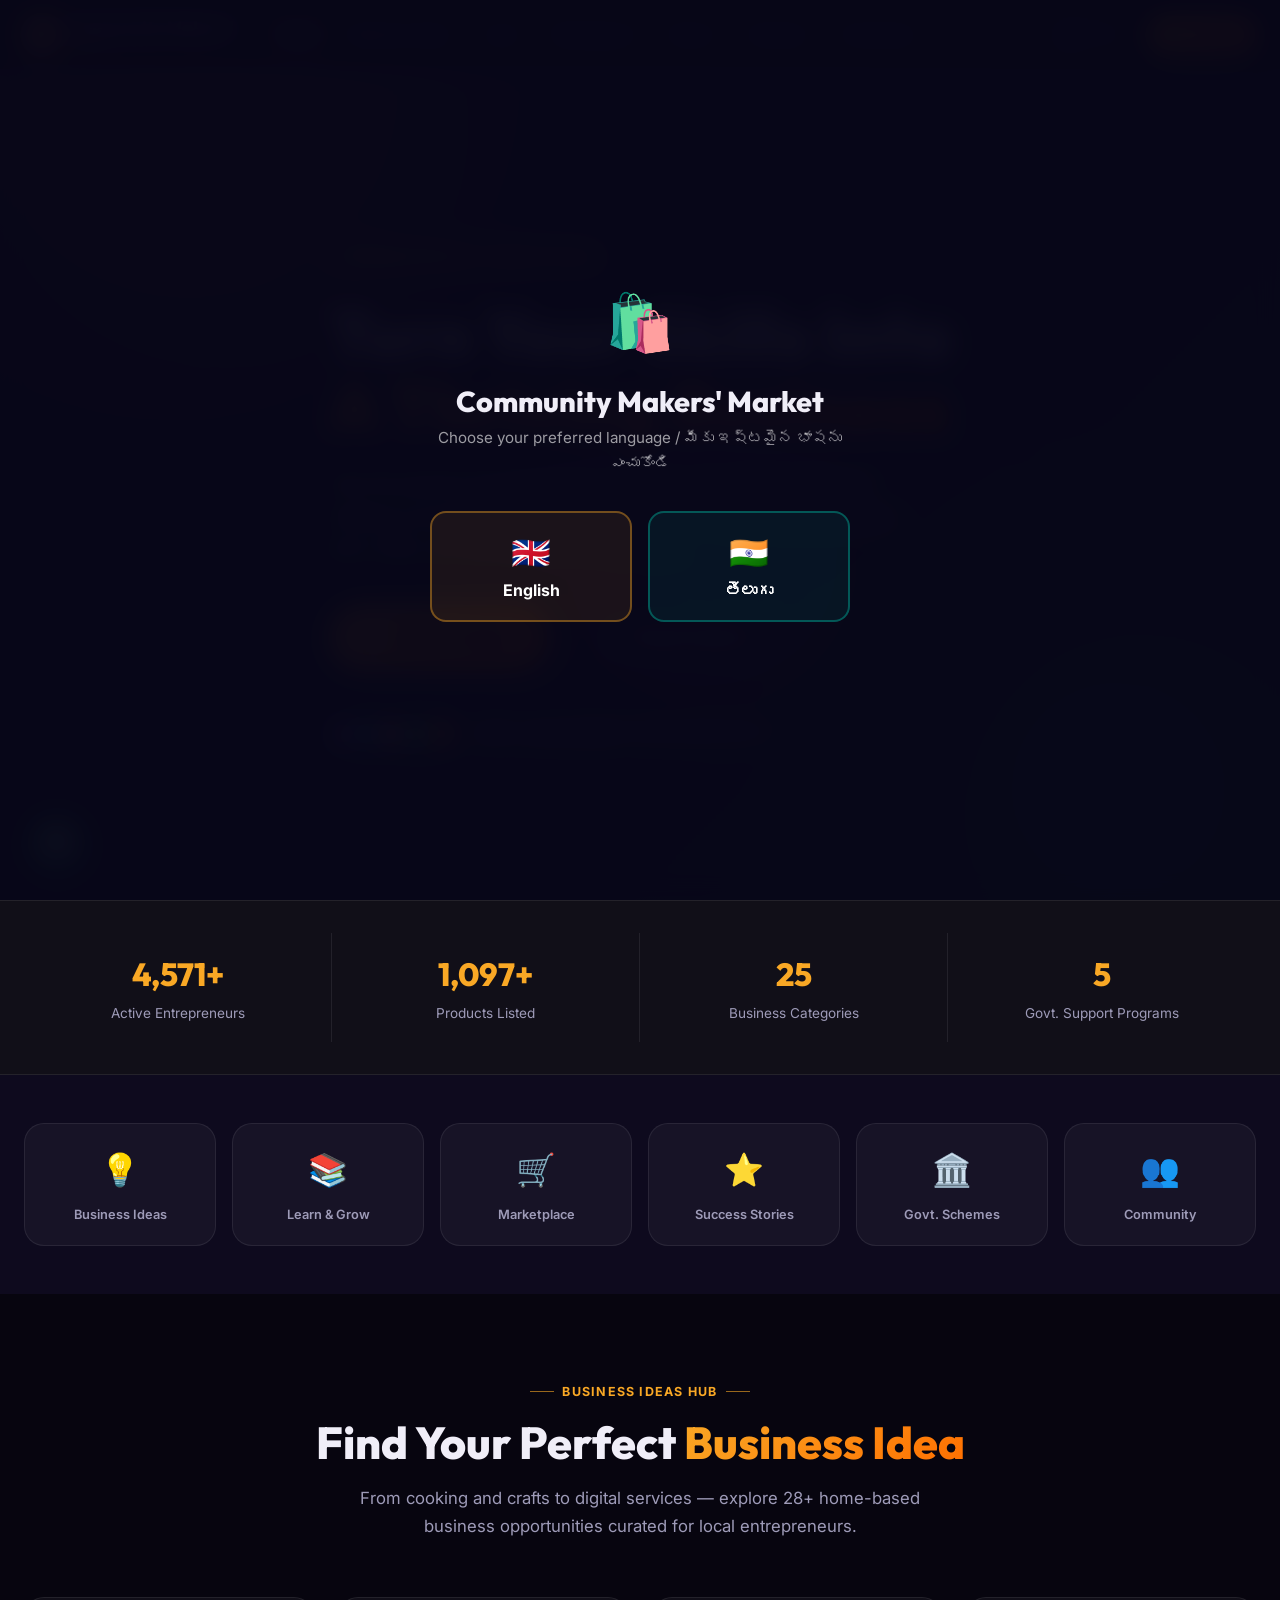
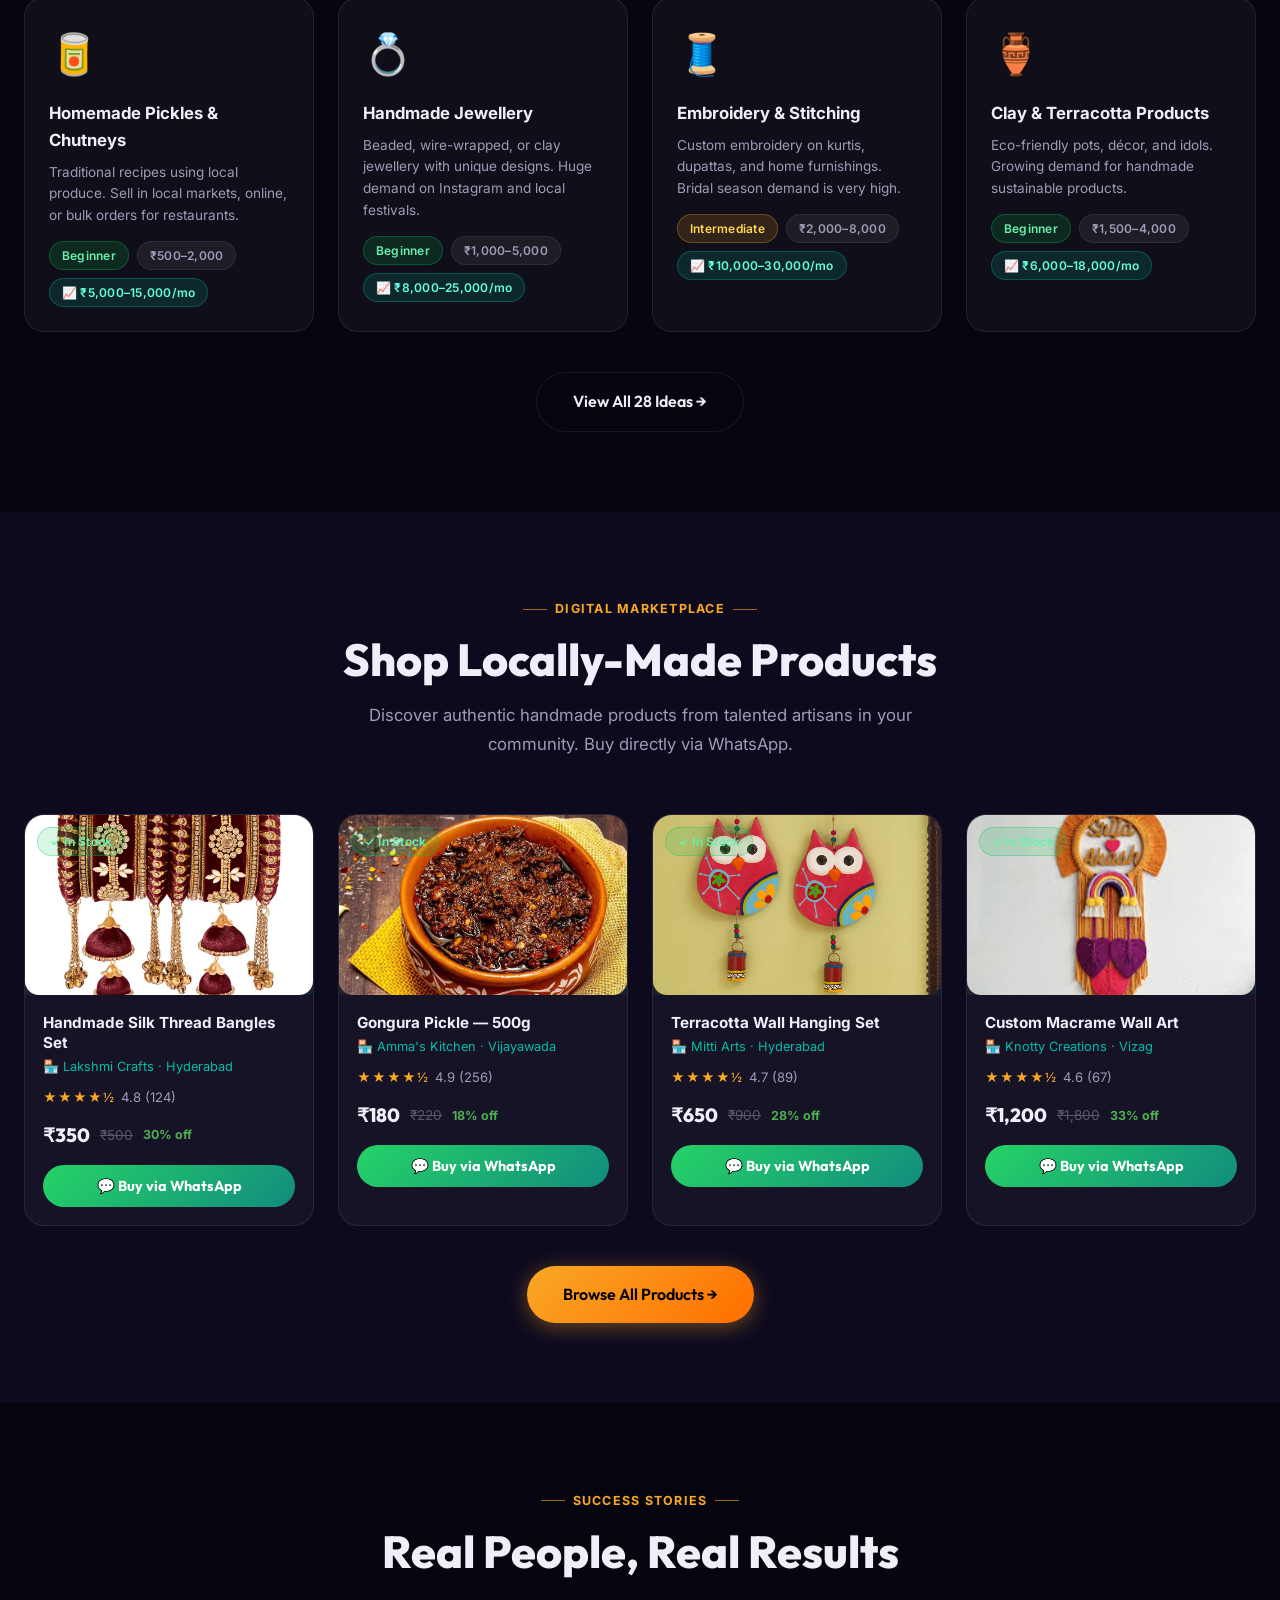
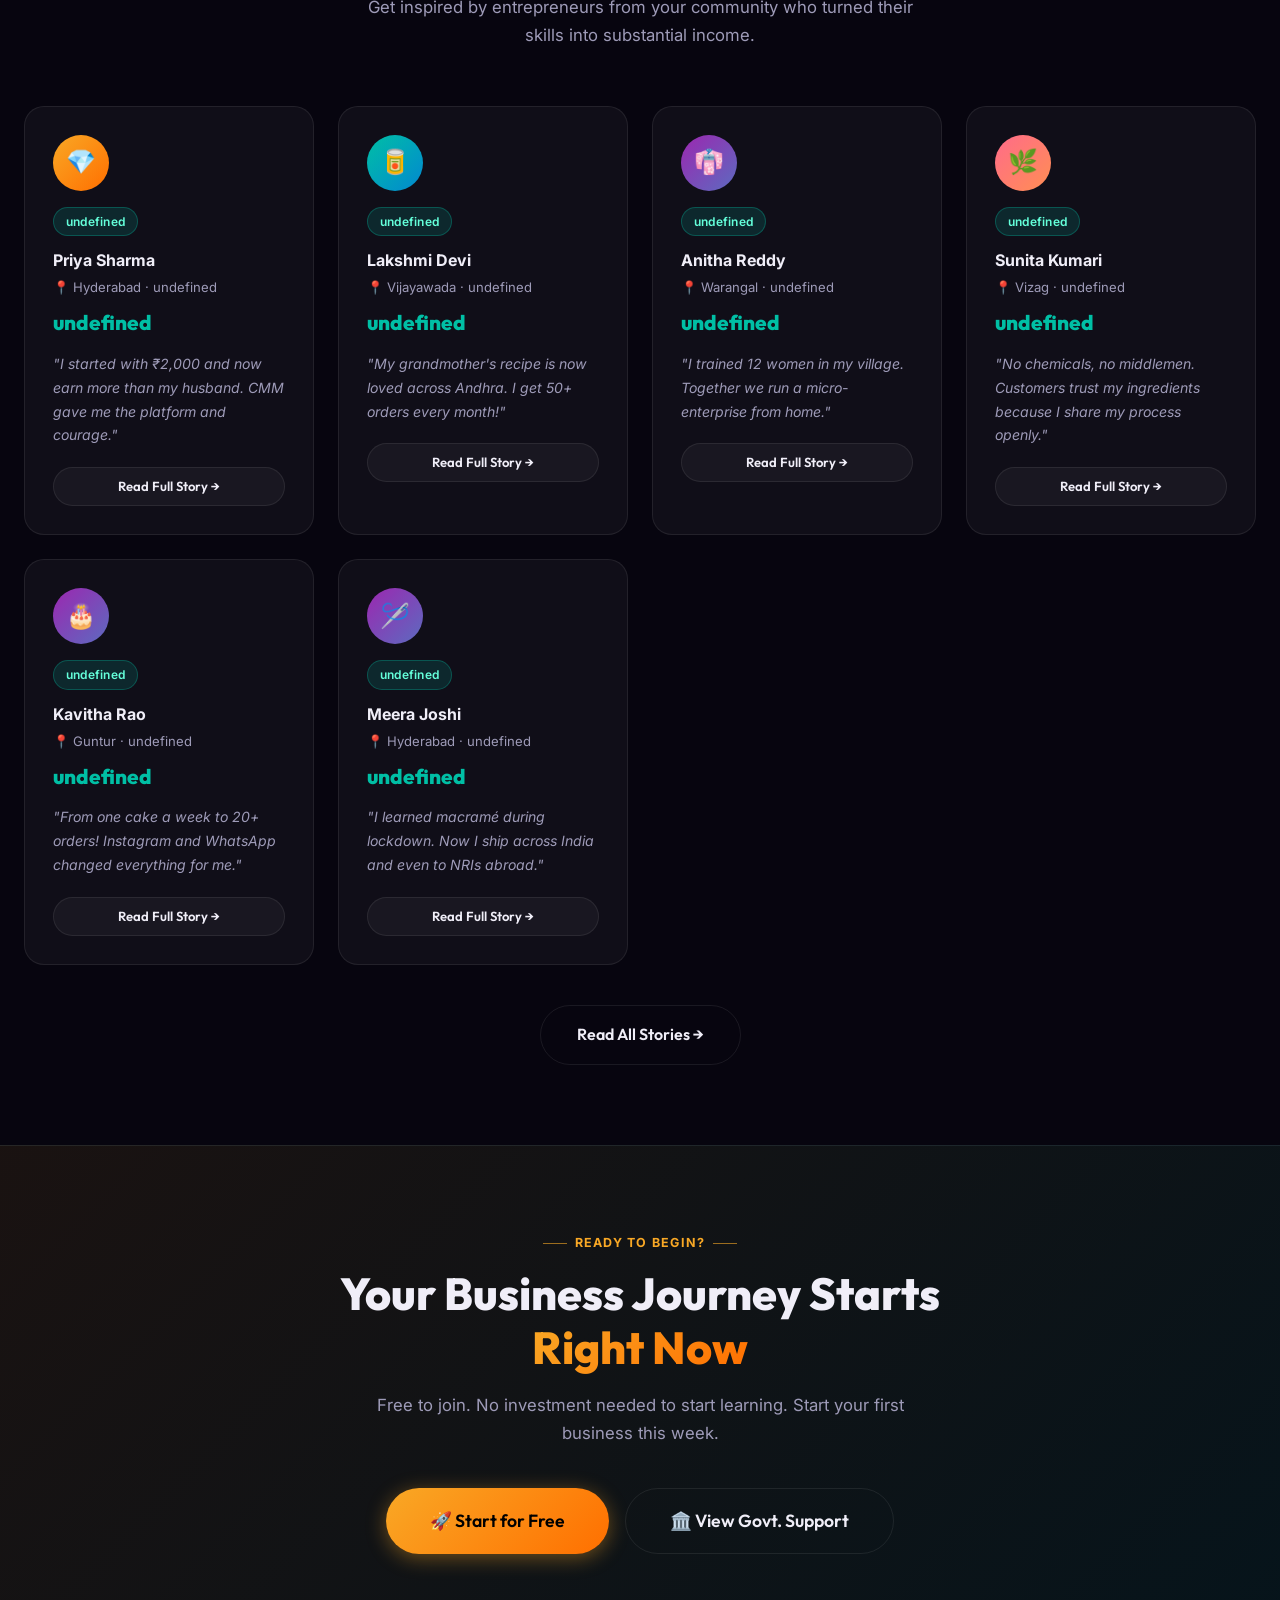
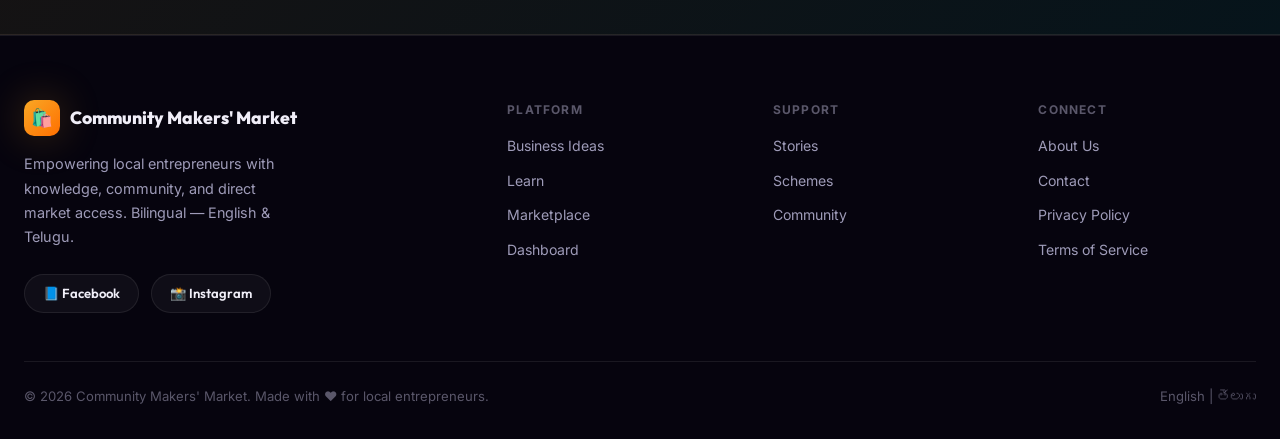
<file: index.html>
<!DOCTYPE html>
<html lang="en">
<head>
  <meta charset="UTF-8" />
  <meta name="viewport" content="width=device-width, initial-scale=1.0" />
  <title>Community Makers' Market — Empowering Local Entrepreneurs</title>
  <meta name="description" content="A bilingual (English & Telugu) platform empowering homemakers, students and artisans to turn their skills into thriving businesses. Explore ideas, learn, and sell locally-made products." />
  <link rel="stylesheet" href="css/style.css" />
  <style>
    /* ── HOME-SPECIFIC ─ */
    .hero-content { position: relative; z-index: 2; padding: 100px 0 80px; }
    .hero-badge {
      display: inline-flex; align-items: center; gap: 8px;
      background: rgba(249,168,37,0.12); border: 1px solid rgba(249,168,37,0.3);
      border-radius: var(--radius-full); padding: 6px 16px;
      font-size: 0.8rem; font-weight: 600; color: var(--gold);
      margin-bottom: 24px; animation: fadeDown 0.6s ease;
    }
    @keyframes fadeDown { from { opacity:0; transform:translateY(-20px); } to { opacity:1; transform:translateY(0); } }
    .hero-title { font-size: clamp(2.4rem, 6vw, 4.2rem); font-weight: 900; line-height: 1.08; margin-bottom: 24px; animation: fadeUp 0.7s 0.1s ease both; }
    .hero-desc { font-size: 1.15rem; color: var(--text-secondary); max-width: 600px; line-height: 1.75; margin-bottom: 40px; animation: fadeUp 0.7s 0.2s ease both; }
    @keyframes fadeUp { from { opacity:0; transform:translateY(30px); } to { opacity:1; transform:translateY(0); } }
    .hero-actions { display: flex; gap: 16px; flex-wrap: wrap; animation: fadeUp 0.7s 0.3s ease both; }
    .hero-trust { display: flex; align-items: center; gap: 12px; margin-top: 48px; animation: fadeUp 0.7s 0.4s ease both; }
    .trust-avatars { display: flex; }
    .trust-avatar { width: 32px; height: 32px; border-radius: 50%; background: var(--grad-purple); border: 2px solid var(--bg-primary); display: grid; place-items: center; font-size: 0.75rem; font-weight: 700; margin-left: -8px; }
    .trust-avatar:first-child { margin-left: 0; }
    .trust-text { font-size: 0.85rem; color: var(--text-secondary); }
    .trust-text strong { color: var(--text-primary); }

    /* Feature nav cards */
    .feature-nav { background: var(--bg-secondary); padding: 48px 0; }
    .feature-nav-grid { display: grid; grid-template-columns: repeat(6, 1fr); gap: 16px; }
    .fnav-card {
      background: var(--bg-card); border: 1px solid var(--border);
      border-radius: var(--radius-lg); padding: 20px 16px; text-align: center;
      transition: var(--transition); text-decoration: none; display: block;
    }
    .fnav-card:hover { background: var(--bg-card-hover); border-color: var(--border-hover); transform: translateY(-4px); }
    .fnav-icon { font-size: 2rem; margin-bottom: 10px; display: block; }
    .fnav-label { font-size: 0.8rem; font-weight: 600; color: var(--text-secondary); }

    /* Featured ideas */
    .idea-tags { display: flex; gap: 6px; flex-wrap: wrap; }
    .idea-tag { font-size: 0.72rem; padding: 2px 8px; border-radius: var(--radius-full); background: rgba(255,255,255,0.05); color: var(--text-muted); }

    /* Story card */
    .story-card {
      background: var(--bg-card); border: 1px solid var(--border);
      border-radius: var(--radius-lg); padding: 28px; transition: var(--transition);
    }
    .story-card:hover { transform: translateY(-4px); box-shadow: var(--shadow-card); border-color: var(--border-hover); }
    .story-avatar { width: 56px; height: 56px; border-radius: 50%; background: var(--grad-purple); display: grid; place-items: center; font-size: 1.5rem; margin-bottom: 16px; }
    .story-income { font-size: 1.3rem; font-weight: 800; color: var(--teal); font-family: var(--font-heading); }
    .story-quote { font-size: 0.88rem; color: var(--text-secondary); line-height: 1.7; margin: 12px 0; font-style: italic; }

    /* CTA section */
    .cta-section {
      background: linear-gradient(135deg, rgba(249,168,37,0.08) 0%, rgba(0,191,165,0.08) 100%);
      border-top: 1px solid var(--border);
      border-bottom: 1px solid var(--border);
      text-align: center; padding: 80px 0;
    }

    @media (max-width: 1024px) { .feature-nav-grid { grid-template-columns: repeat(3, 1fr); } }
    @media (max-width: 600px)  { .feature-nav-grid { grid-template-columns: repeat(2, 1fr); } .hero-content { padding: 60px 0 40px; } }
  </style>
</head>
<body>

<!-- NAVBAR -->
<nav class="navbar" id="navbar">
  <div class="nav-inner">
    <a href="index.html" class="nav-logo">
      <div class="nav-logo-icon">🛍️</div>
      <div>
        <span class="nav-logo-text">Community Makers'</span>
        <span class="nav-logo-sub">Market</span>
      </div>
    </a>
    <div class="nav-links">
      <a href="index.html" class="nav-link active" data-i18n="nav.home">Home</a>
      <a href="pages/ideas.html" class="nav-link" data-i18n="nav.ideas">Business Ideas</a>
      <a href="pages/learn.html" class="nav-link" data-i18n="nav.learn">Learn</a>
      <a href="pages/marketplace.html" class="nav-link" data-i18n="nav.market">Marketplace</a>
      <a href="pages/stories.html" class="nav-link" data-i18n="nav.stories">Stories</a>
      <a href="pages/schemes.html" class="nav-link" data-i18n="nav.schemes">Schemes</a>
      <a href="pages/community.html" class="nav-link" data-i18n="nav.community">Community</a>
    </div>
    <div class="nav-actions">
      <button class="lang-toggle">🌐 <span class="lang-text">తెలుగు</span></button>
      <a href="pages/marketplace.html" class="btn btn-primary btn-sm" data-i18n="nav.cta">Start Selling</a>
    </div>
    <button class="hamburger" aria-label="Menu">
      <span></span><span></span><span></span>
    </button>
  </div>
</nav>

<!-- MOBILE MENU -->
<div class="mobile-menu">
  <a href="index.html" data-i18n="mnav.home">🏠 Home</a>
  <a href="pages/ideas.html" data-i18n="mnav.ideas">💡 Business Ideas</a>
  <a href="pages/learn.html" data-i18n="mnav.learn">📚 Learn</a>
  <a href="pages/marketplace.html" data-i18n="mnav.market">🛒 Marketplace</a>
  <a href="pages/stories.html" data-i18n="mnav.stories">⭐ Stories</a>
  <a href="pages/schemes.html" data-i18n="mnav.schemes">🏛️ Schemes</a>
  <a href="pages/community.html" data-i18n="mnav.community">👥 Community</a>
  <a href="pages/dashboard.html" data-i18n="mnav.dashboard">📊 Dashboard</a>
</div>

<!-- HERO -->
<section class="hero">
  <div class="hero-bg-orbs">
    <div class="orb orb-1"></div>
    <div class="orb orb-2"></div>
    <div class="orb orb-3"></div>
  </div>
  <div class="container">
    <div class="hero-content">
      <div class="hero-badge" data-i18n="home.hero.badge">✨ Bilingual Platform — English & Telugu</div>
      <h1 class="hero-title">
        <span data-i18n="home.hero.title1">Turn Your Skills Into</span><br>
        <span class="text-gradient-gold" data-i18n="home.hero.title2">A Thriving Business</span>
      </h1>
      <p class="hero-desc" data-i18n="home.hero.desc">
        Join thousands of homemakers, students, and artisans who are building successful businesses — right from home. Discover ideas, learn skills, and sell directly to customers.
      </p>
      <div class="hero-actions">
        <a href="pages/ideas.html" class="btn btn-primary btn-xl" data-i18n="btn.explore.ideas">💡 Explore Ideas</a>
        <a href="pages/marketplace.html" class="btn btn-secondary btn-xl" data-i18n="btn.shop.products">🛒 Shop Products</a>
      </div>
      <div class="hero-trust">
        <div class="trust-avatars">
          <div class="trust-avatar">P</div>
          <div class="trust-avatar" style="background:var(--grad-teal)">R</div>
          <div class="trust-avatar" style="background:var(--grad-rose)">A</div>
          <div class="trust-avatar" style="background:var(--grad-green)">S</div>
          <div class="trust-avatar" style="background:var(--grad-gold);color:#000">M</div>
        </div>
        <p class="trust-text"><strong data-i18n="home.trust.count">5,000+ entrepreneurs</strong> <span data-i18n="home.trust.label">already growing with us</span></p>
      </div>
    </div>
  </div>
</section>

<!-- STATS BAR -->
<div class="stats-bar">
  <div class="container">
    <div class="stats-grid">
      <div class="stat-item">
        <span class="stat-value" data-count="5000" data-suffix="+">0</span>
        <span class="stat-label" data-i18n="home.stats.users">Active Entrepreneurs</span>
      </div>
      <div class="stat-item">
        <span class="stat-value" data-count="1200" data-suffix="+">0</span>
        <span class="stat-label" data-i18n="home.stats.products">Products Listed</span>
      </div>
      <div class="stat-item">
        <span class="stat-value" data-count="28" data-suffix="">0</span>
        <span class="stat-label" data-i18n="home.stats.categories">Business Categories</span>
      </div>
      <div class="stat-item">
        <span class="stat-value" data-count="6" data-suffix="">0</span>
        <span class="stat-label" data-i18n="home.stats.schemes">Govt. Support Programs</span>
      </div>
    </div>
  </div>
</div>

<!-- FEATURE NAV -->
<div class="feature-nav">
  <div class="container">
    <div class="feature-nav-grid">
      <a href="pages/ideas.html" class="fnav-card">
        <span class="fnav-icon">💡</span>
        <div class="fnav-label" data-i18n="home.fnav.ideas">Business Ideas</div>
      </a>
      <a href="pages/learn.html" class="fnav-card">
        <span class="fnav-icon">📚</span>
        <div class="fnav-label" data-i18n="home.fnav.learn">Learn & Grow</div>
      </a>
      <a href="pages/marketplace.html" class="fnav-card">
        <span class="fnav-icon">🛒</span>
        <div class="fnav-label" data-i18n="home.fnav.market">Marketplace</div>
      </a>
      <a href="pages/stories.html" class="fnav-card">
        <span class="fnav-icon">⭐</span>
        <div class="fnav-label" data-i18n="home.fnav.stories">Success Stories</div>
      </a>
      <a href="pages/schemes.html" class="fnav-card">
        <span class="fnav-icon">🏛️</span>
        <div class="fnav-label" data-i18n="home.fnav.schemes">Govt. Schemes</div>
      </a>
      <a href="pages/community.html" class="fnav-card">
        <span class="fnav-icon">👥</span>
        <div class="fnav-label" data-i18n="home.fnav.community">Community</div>
      </a>
    </div>
  </div>
</div>

<!-- FEATURED IDEAS -->
<section class="section">
  <div class="container">
    <div class="section-header reveal">
      <div class="section-eyebrow" data-i18n="home.ideas.eyebrow">Business Ideas Hub</div>
      <h2 class="section-title"><span data-i18n="home.ideas.title1">Find Your Perfect</span> <span class="text-gradient-gold" data-i18n="home.ideas.title2">Business Idea</span></h2>
      <p class="section-desc" data-i18n="home.ideas.desc">From cooking and crafts to digital services — explore 28+ home-based business opportunities curated for local entrepreneurs.</p>
    </div>
    <div class="grid-4" id="featured-ideas">
      <!-- Rendered by JS -->
    </div>
    <div style="text-align:center; margin-top:40px;" class="reveal">
      <a href="pages/ideas.html" class="btn btn-secondary btn-lg" data-i18n="btn.view.ideas">View All 28 Ideas →</a>
    </div>
  </div>
</section>

<!-- FEATURED PRODUCTS -->
<section class="section" style="background:var(--bg-secondary);">
  <div class="container">
    <div class="section-header reveal">
      <div class="section-eyebrow" data-i18n="home.market.eyebrow">Digital Marketplace</div>
      <h2 class="section-title" data-i18n="home.market.title">Shop Locally-Made Products</h2>
      <p class="section-desc" data-i18n="home.market.desc">Discover authentic handmade products from talented artisans in your community. Buy directly via WhatsApp.</p>
    </div>
    <div class="grid-4" id="featured-products">
      <!-- Rendered by JS -->
    </div>
    <div style="text-align:center; margin-top:40px;" class="reveal">
      <a href="pages/marketplace.html" class="btn btn-primary btn-lg" data-i18n="btn.browse.all">Browse All Products →</a>
    </div>
  </div>
</section>

<!-- SUCCESS STORIES -->
<section class="section">
  <div class="container">
    <div class="section-header reveal">
      <div class="section-eyebrow" data-i18n="home.stories.eyebrow">Success Stories</div>
      <h2 class="section-title" data-i18n="home.stories.title">Real People, Real Results</h2>
      <p class="section-desc" data-i18n="home.stories.desc">Get inspired by entrepreneurs from your community who turned their skills into substantial income.</p>
    </div>
    <div class="grid-4" id="featured-stories">
      <!-- Rendered by JS -->
    </div>
    <div style="text-align:center; margin-top:40px;" class="reveal">
      <a href="pages/stories.html" class="btn btn-secondary btn-lg" data-i18n="btn.read.stories">Read All Stories →</a>
    </div>
  </div>
</section>

<!-- CTA -->
<div class="cta-section">
  <div class="container">
    <div class="reveal">
      <div class="section-eyebrow" style="justify-content:center;" data-i18n="home.cta.eyebrow">Ready to Begin?</div>
      <h2 class="section-title" style="margin-bottom:16px;"><span data-i18n="home.cta.title1">Your Business Journey Starts</span><br><span class="text-gradient-gold" data-i18n="home.cta.title2">Right Now</span></h2>
      <p class="section-desc" style="margin-bottom:40px;" data-i18n="home.cta.desc">Free to join. No investment needed to start learning. Start your first business this week.</p>
      <div style="display:flex; gap:16px; justify-content:center; flex-wrap:wrap;">
        <a href="pages/ideas.html" class="btn btn-primary btn-xl" data-i18n="btn.start.free">🚀 Start for Free</a>
        <a href="pages/schemes.html" class="btn btn-secondary btn-xl" data-i18n="btn.govt.support">🏛️ View Govt. Support</a>
      </div>
    </div>
  </div>
</div>

<!-- FOOTER -->
<footer class="footer">
  <div class="container">
    <div class="footer-grid">
      <div>
        <a href="index.html" class="nav-logo" style="margin-bottom:0">
          <div class="nav-logo-icon">🛍️</div>
          <div>
            <span class="nav-logo-text">Community Makers' Market</span>
          </div>
        </a>
        <p class="footer-brand-desc" data-i18n="footer.brand.desc">Empowering local entrepreneurs with knowledge, community, and direct market access. Bilingual — English & Telugu.</p>
        <div style="display:flex; gap:12px;">
          <a href="#" class="btn btn-ghost btn-sm">📘 Facebook</a>
          <a href="#" class="btn btn-ghost btn-sm">📸 Instagram</a>
        </div>
      </div>
      <div>
        <div class="footer-heading" data-i18n="footer.platform">Platform</div>
        <div class="footer-links">
          <a href="pages/ideas.html" data-i18n="nav.ideas">Business Ideas</a>
          <a href="pages/learn.html" data-i18n="nav.learn">Learning Hub</a>
          <a href="pages/marketplace.html" data-i18n="nav.market">Marketplace</a>
          <a href="pages/dashboard.html" data-i18n="nav.dashboard">Dashboard</a>
        </div>
      </div>
      <div>
        <div class="footer-heading" data-i18n="footer.support">Support</div>
        <div class="footer-links">
          <a href="pages/stories.html" data-i18n="nav.stories">Success Stories</a>
          <a href="pages/schemes.html" data-i18n="nav.schemes">Govt. Schemes</a>
          <a href="pages/community.html" data-i18n="nav.community">Community Forum</a>
        </div>
      </div>
      <div>
        <div class="footer-heading" data-i18n="footer.connect">Connect</div>
        <div class="footer-links">
          <a href="#">About Us</a>
          <a href="#">Contact</a>
          <a href="#">Privacy Policy</a>
          <a href="#">Terms of Service</a>
        </div>
      </div>
    </div>
    <div class="footer-bottom">
      <span data-i18n="footer.copy">© 2026 Community Makers' Market. Made with ❤️ for local entrepreneurs.</span>
      <span data-i18n="footer.lang">English | తెలుగు</span>
    </div>
  </div>
</footer>

<!-- WA FLOAT -->
<a href="https://wa.me/919000000000?text=Hello%20Community%20Makers%20Market!%20I%20need%20help." target="_blank" class="wa-float" title="Chat with us on WhatsApp">💬</a>

<script src="js/translations.js"></script>
<script src="js/data.js"></script>
<script src="js/store.js"></script>
<script src="js/main.js"></script>
<script>
const diffBadgeClass = { beginner: 'badge-green', intermediate: 'badge-gold', advanced: 'badge-rose' };
const storyGrads = ['var(--grad-gold)','var(--grad-teal)','var(--grad-purple)','var(--grad-rose)'];

function renderHomeIdeas() {
  const c = document.getElementById('featured-ideas'); c.innerHTML = '';
  CMM_DATA.businessIdeas.slice(0,4).forEach((idea,i) => {
    const diffLabel = CMM.t('badge.'+idea.difficulty) || idea.difficulty;
    c.innerHTML += `
      <a href="pages/ideas.html" class="idea-card reveal reveal-delay-${i+1}" style="text-decoration:none;">
        <div class="idea-icon">${idea.icon}</div>
        <div class="idea-title">${idea.title}</div>
        <div class="idea-desc">${idea.desc}</div>
        <div class="idea-meta">
          <span class="badge ${diffBadgeClass[idea.difficulty]}">${diffLabel}</span>
          <span class="badge badge-muted">${idea.investment}</span>
          <span class="badge badge-teal">📈 ${idea.profit}</span>
        </div>
      </a>`;
  });
}

function renderHomeProducts() {
  const c = document.getElementById('featured-products'); c.innerHTML = '';
  CMM_DATA.products.slice(0,4).forEach((p,i) => {
    const disc = Math.round((1-p.price/p.originalPrice)*100);
    const stars = '★'.repeat(Math.floor(p.rating))+(p.rating%1>=0.5?'½':'');
    const inStock = CMM.t('badge.in.stock');
    const buyBtn = CMM.t('btn.buy.whatsapp');
    const offLabel = CMM.t('market.off') || 'off';
    const resolvedImg = CMM.imgPath(p.image);
    const imgHtml = resolvedImg
      ? `<img src="${resolvedImg}" alt="${p.name}" style="width:100%;height:100%;object-fit:cover;border-radius:var(--radius-md)" onerror="this.style.display='none';this.nextElementSibling.style.display='flex'" /><span style="display:none;font-size:4rem;position:absolute;inset:0;align-items:center;justify-content:center">${p.emoji}</span>`
      : `<span>${p.emoji}</span>`;
    c.innerHTML += `
      <div class="product-card reveal reveal-delay-${i+1}">
        <div class="product-image" style="position:relative;overflow:hidden">
          ${imgHtml}
          <span class="product-badge badge badge-green">${inStock}</span>
        </div>
        <div class="product-body">
          <div class="product-name">${p.name}</div>
          <div class="product-seller">🏪 ${p.seller} · ${p.location}</div>
          <div class="product-rating"><span class="stars">${stars}</span>${p.rating} (${p.reviews})</div>
          <div class="product-price-row">
            <span class="price-current">₹${p.price.toLocaleString('en-IN')}</span>
            <span class="price-original">₹${p.originalPrice.toLocaleString('en-IN')}</span>
            <span class="price-discount">${disc}% ${offLabel}</span>
          </div>
          <button class="btn btn-whatsapp" style="width:100%" onclick="CMM.openWhatsApp('${p.sellerPhone}','${p.name}','${p.seller}',${p.price})">
            ${buyBtn}
          </button>
        </div>
      </div>`;
  });
}

function renderHomeStories() {
  const c = document.getElementById('featured-stories'); c.innerHTML = '';
  const readStory = CMM.t('btn.read.full') || 'Read Story →';
  CMM_DATA.stories.forEach((s,i) => {
    c.innerHTML += `
      <div class="story-card reveal reveal-delay-${i+1}">
        <div class="story-avatar" style="background:${storyGrads[i]}">${s.emoji}</div>
        <div class="badge badge-teal" style="margin-bottom:12px">${s.tag}</div>
        <div style="font-weight:700;font-size:1rem;margin-bottom:4px">${s.name}</div>
        <div style="font-size:0.82rem;color:var(--text-secondary);margin-bottom:8px">📍 ${s.location} · ${s.business}</div>
        <div class="story-income">${s.income}</div>
        <p class="story-quote">"${s.quote}"</p>
        <a href="pages/stories.html" class="btn btn-ghost btn-sm" style="width:100%;margin-top:8px">${readStory}</a>
      </div>`;
  });
}

function renderAll() {
  renderHomeIdeas(); renderHomeProducts(); renderHomeStories();
  CMM.observeNewRevealElements();
}

window.CMM_RERENDER = function(lang) { renderAll(); };
renderAll();
</script>
</body>
</html>
</file>
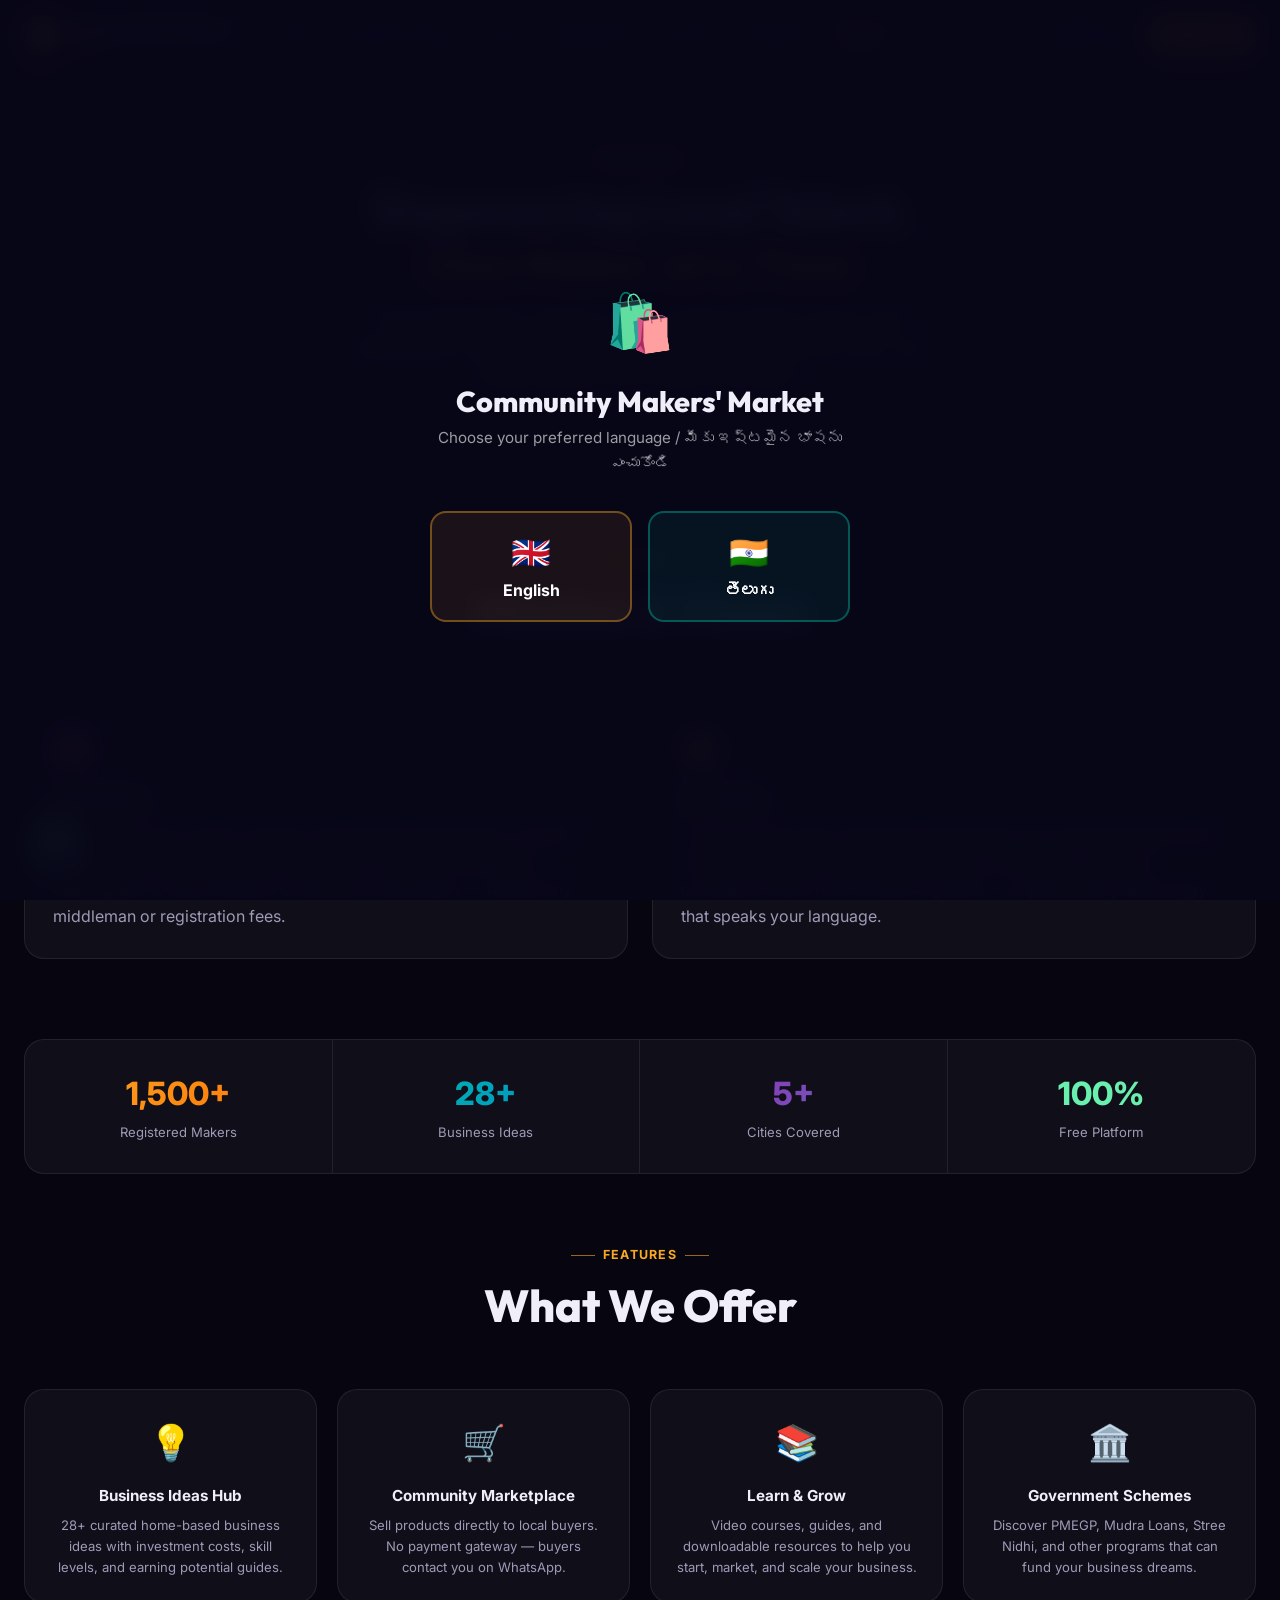
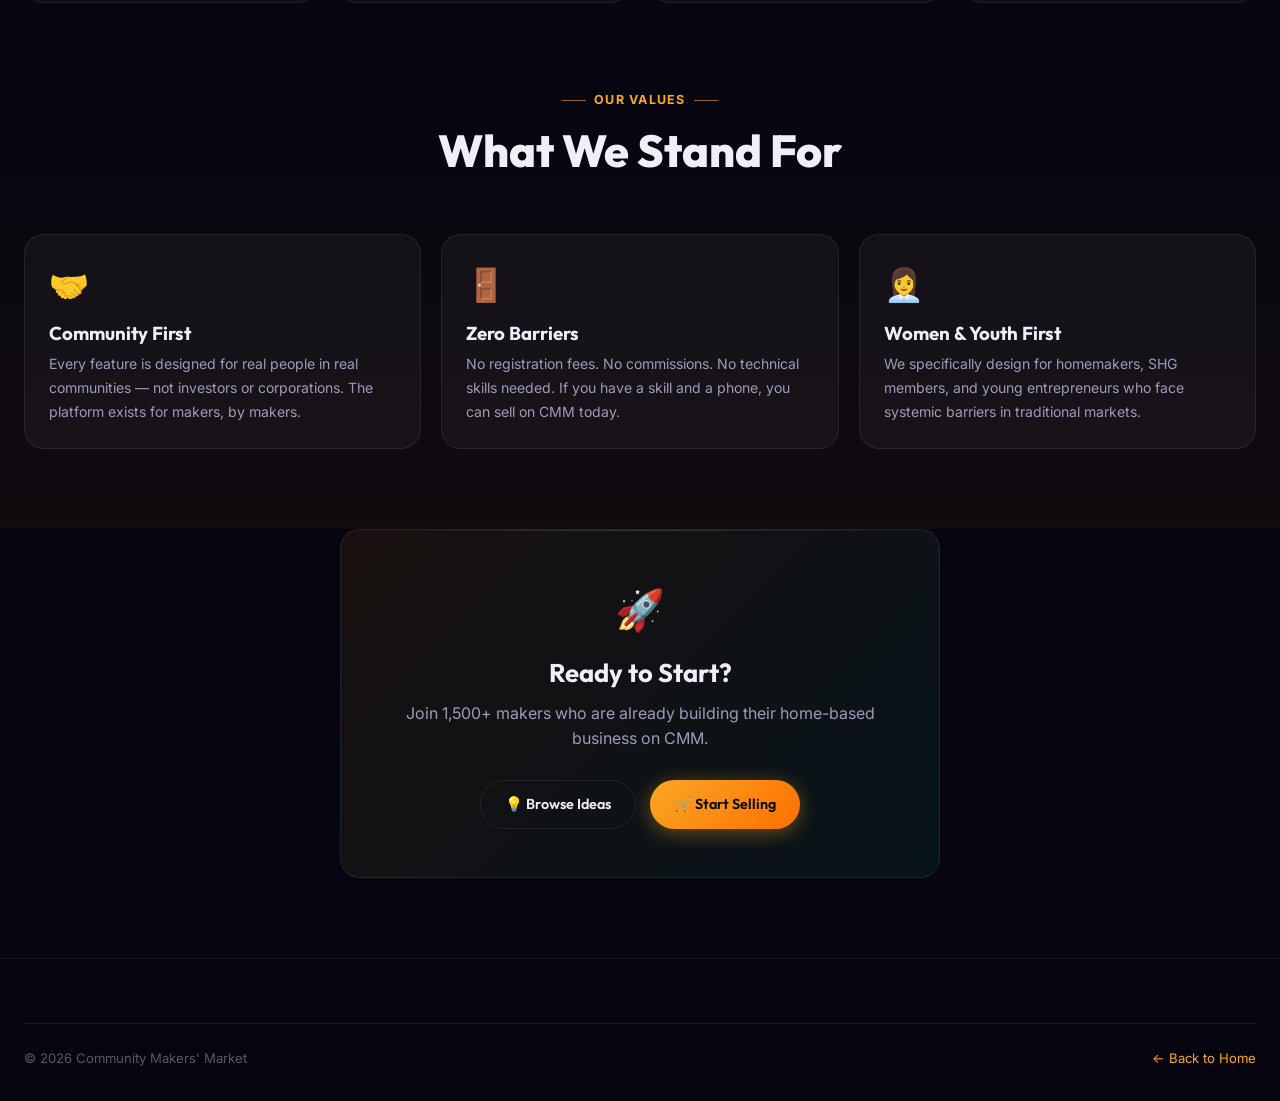
<file: pages/about.html>
<!DOCTYPE html>
<html lang="en">
<head>
  <meta charset="UTF-8" />
  <meta name="viewport" content="width=device-width, initial-scale=1.0" />
  <title>About Us — Community Makers' Market</title>
  <meta name="description" content="Learn about Community Makers' Market — empowering homemakers, students, and artisans to build home-based businesses." />
  <link rel="stylesheet" href="../css/style.css" />
  <style>
    .page-hero { padding: calc(var(--nav-height) + 72px) 0 72px; background: linear-gradient(135deg, rgba(249,168,37,0.08) 0%, rgba(0,191,165,0.06) 100%); text-align: center; }
    .offer-grid { display: grid; grid-template-columns: repeat(4,1fr); gap: 20px; }
    .offer-card { background: var(--bg-card); border: 1px solid var(--border); border-radius: var(--radius-lg); padding: 24px; text-align: center; transition: var(--transition); }
    .offer-card:hover { transform: translateY(-4px); border-color: var(--border-hover); box-shadow: var(--shadow-card); }
    .offer-icon { font-size: 2.2rem; margin-bottom: 14px; }
    .offer-title { font-weight: 700; font-size: 0.95rem; margin-bottom: 6px; }
    .offer-desc { font-size: 0.82rem; color: var(--text-secondary); line-height: 1.6; }
    .mv-grid { display: grid; grid-template-columns: 1fr 1fr; gap: 24px; }
    .mv-card { background: var(--bg-card); border: 1px solid var(--border); border-radius: var(--radius-lg); padding: 28px; }
    .mv-card h3 { font-size: 1.1rem; margin-bottom: 12px; }
    .stats-row { display: grid; grid-template-columns: repeat(4,1fr); gap: 0; background: var(--bg-card); border: 1px solid var(--border); border-radius: var(--radius-lg); overflow: hidden; text-align: center; }
    .stat-box { padding: 28px 16px; border-right: 1px solid var(--border); }
    .stat-box:last-child { border-right: none; }
    .stat-num { font-size: 2rem; font-weight: 800; display: block; }
    .stat-lbl { font-size: 0.82rem; color: var(--text-secondary); }
    .val-grid { display: grid; grid-template-columns: repeat(3,1fr); gap: 20px; }
    .val-card { background: var(--bg-card); border: 1px solid var(--border); border-radius: var(--radius-lg); padding: 24px; }
    @media(max-width:900px){ .offer-grid { grid-template-columns: repeat(2,1fr); } .stats-row { grid-template-columns: repeat(2,1fr); } .stat-box:nth-child(2){ border-right:none; } .val-grid { grid-template-columns: 1fr 1fr; } }
    @media(max-width:600px){ .offer-grid { grid-template-columns: 1fr 1fr; } .mv-grid { grid-template-columns: 1fr; } .val-grid { grid-template-columns: 1fr; } .stats-row { grid-template-columns: 1fr 1fr; } }
  </style>
</head>
<body>
<nav class="navbar">
  <div class="nav-inner">
    <a href="../index.html" class="nav-logo"><div class="nav-logo-icon">🛍️</div><div><span class="nav-logo-text">Community Makers'</span><span class="nav-logo-sub">Market</span></div></a>
    <div class="nav-links">
      <a href="../index.html" class="nav-link">Home</a>
      <a href="ideas.html" class="nav-link">Business Ideas</a>
      <a href="learn.html" class="nav-link">Learn</a>
      <a href="marketplace.html" class="nav-link">Marketplace</a>
      <a href="stories.html" class="nav-link">Stories</a>
      <a href="schemes.html" class="nav-link">Schemes</a>
      <a href="about.html" class="nav-link active">About</a>
    </div>
    <div class="nav-actions">
      <button class="lang-toggle">🌐 <span class="lang-text">తెలుగు</span></button>
      <a href="sell.html" class="btn btn-primary btn-sm" id="nav-sell-btn">Start Selling</a>
    </div>
    <button class="hamburger"><span></span><span></span><span></span></button>
  </div>
</nav>
<div class="mobile-menu">
  <a href="../index.html">🏠 Home</a><a href="ideas.html">💡 Business Ideas</a><a href="learn.html">📚 Learn</a><a href="marketplace.html">🛒 Marketplace</a><a href="stories.html">⭐ Stories</a><a href="schemes.html">🏛️ Schemes</a><a href="about.html">ℹ️ About</a>
</div>

<!-- Hero -->
<div class="page-hero">
  <div class="container">
    <div class="section-eyebrow">Our Story</div>
    <h1 class="section-title">Empowering Local Talent,<br><span class="text-gradient-gold">One Maker at a Time</span></h1>
    <p class="section-desc" style="max-width:600px">Community Makers' Market is a free, bilingual platform built to help homemakers, students, artists, and self-help groups discover, learn, and build profitable home-based businesses.</p>
  </div>
</div>

<!-- Mission & Vision -->
<section class="section">
  <div class="container">
    <div class="section-header reveal">
      <div class="section-eyebrow">Purpose</div>
      <h2 class="section-title">Mission &amp; Vision</h2>
    </div>
    <div class="mv-grid reveal">
      <div class="mv-card">
        <div style="font-size:2rem; margin-bottom:14px">🎯</div>
        <h3>Our Mission</h3>
        <p style="color:var(--text-secondary); line-height:1.7">To provide every woman, student, and aspiring entrepreneur in Andhra Pradesh and Telangana with free access to business knowledge, a marketplace to sell, and direct connections with buyers — without any middleman or registration fees.</p>
      </div>
      <div class="mv-card">
        <div style="font-size:2rem; margin-bottom:14px">🌟</div>
        <h3>Our Vision</h3>
        <p style="color:var(--text-secondary); line-height:1.7">A future where every household has at least one income-generating skill, where local artisans reach global buyers, and where community commerce drives rural economic growth — all powered by technology that speaks your language.</p>
      </div>
    </div>
  </div>
</section>

<!-- Stats -->
<section style="padding: 0 0 64px">
  <div class="container">
    <div class="stats-row reveal">
      <div class="stat-box"><span class="stat-num text-gradient-gold">1,500+</span><span class="stat-lbl">Registered Makers</span></div>
      <div class="stat-box"><span class="stat-num text-gradient-teal">28+</span><span class="stat-lbl">Business Ideas</span></div>
      <div class="stat-box"><span class="stat-num" style="background:var(--grad-purple);-webkit-background-clip:text;-webkit-text-fill-color:transparent;background-clip:text">5+</span><span class="stat-lbl">Cities Covered</span></div>
      <div class="stat-box"><span class="stat-num" style="color:#69F0AE">100%</span><span class="stat-lbl">Free Platform</span></div>
    </div>
  </div>
</section>

<!-- What We Offer -->
<section class="section" style="padding-top:0">
  <div class="container">
    <div class="section-header reveal">
      <div class="section-eyebrow">Features</div>
      <h2 class="section-title">What We Offer</h2>
    </div>
    <div class="offer-grid">
      <div class="offer-card reveal reveal-delay-1">
        <div class="offer-icon">💡</div>
        <div class="offer-title">Business Ideas Hub</div>
        <div class="offer-desc">28+ curated home-based business ideas with investment costs, skill levels, and earning potential guides.</div>
      </div>
      <div class="offer-card reveal reveal-delay-2">
        <div class="offer-icon">🛒</div>
        <div class="offer-title">Community Marketplace</div>
        <div class="offer-desc">Sell products directly to local buyers. No payment gateway — buyers contact you on WhatsApp.</div>
      </div>
      <div class="offer-card reveal reveal-delay-3">
        <div class="offer-icon">📚</div>
        <div class="offer-title">Learn &amp; Grow</div>
        <div class="offer-desc">Video courses, guides, and downloadable resources to help you start, market, and scale your business.</div>
      </div>
      <div class="offer-card reveal reveal-delay-4">
        <div class="offer-icon">🏛️</div>
        <div class="offer-title">Government Schemes</div>
        <div class="offer-desc">Discover PMEGP, Mudra Loans, Stree Nidhi, and other programs that can fund your business dreams.</div>
      </div>
    </div>
  </div>
</section>

<!-- Values -->
<section class="section" style="padding-top:0; background: linear-gradient(180deg, transparent, rgba(249,168,37,0.04))">
  <div class="container">
    <div class="section-header reveal">
      <div class="section-eyebrow">Our Values</div>
      <h2 class="section-title">What We Stand For</h2>
    </div>
    <div class="val-grid">
      <div class="val-card reveal reveal-delay-1">
        <div style="font-size:2rem; margin-bottom:12px">🤝</div>
        <h3 style="margin-bottom:8px">Community First</h3>
        <p style="color:var(--text-secondary); font-size:0.88rem; line-height:1.7">Every feature is designed for real people in real communities — not investors or corporations. The platform exists for makers, by makers.</p>
      </div>
      <div class="val-card reveal reveal-delay-2">
        <div style="font-size:2rem; margin-bottom:12px">🚪</div>
        <h3 style="margin-bottom:8px">Zero Barriers</h3>
        <p style="color:var(--text-secondary); font-size:0.88rem; line-height:1.7">No registration fees. No commissions. No technical skills needed. If you have a skill and a phone, you can sell on CMM today.</p>
      </div>
      <div class="val-card reveal reveal-delay-3">
        <div style="font-size:2rem; margin-bottom:12px">👩‍💼</div>
        <h3 style="margin-bottom:8px">Women &amp; Youth First</h3>
        <p style="color:var(--text-secondary); font-size:0.88rem; line-height:1.7">We specifically design for homemakers, SHG members, and young entrepreneurs who face systemic barriers in traditional markets.</p>
      </div>
    </div>
  </div>
</section>

<!-- CTA -->
<section class="section" style="padding-top:0; text-align:center">
  <div class="container">
    <div class="card reveal" style="max-width:600px; margin:0 auto; padding:48px 32px; background:linear-gradient(135deg,rgba(249,168,37,0.08),rgba(0,191,165,0.08))">
      <div style="font-size:2.5rem; margin-bottom:16px">🚀</div>
      <h2 style="font-size:1.6rem; margin-bottom:12px">Ready to Start?</h2>
      <p style="color:var(--text-secondary); margin-bottom:28px">Join 1,500+ makers who are already building their home-based business on CMM.</p>
      <div style="display:flex; gap:14px; justify-content:center; flex-wrap:wrap">
        <a href="ideas.html" class="btn btn-secondary">💡 Browse Ideas</a>
        <a href="sell.html" class="btn btn-primary">🛒 Start Selling</a>
      </div>
    </div>
  </div>
</section>

<a href="https://wa.me/919000000000" target="_blank" class="wa-float">💬</a>
<footer class="footer"><div class="container"><div class="footer-bottom"><span>© 2026 Community Makers' Market</span><span><a href="../index.html" style="color:var(--gold)">← Back to Home</a></span></div></div></footer>

<script src="../js/translations.js"></script>
<script src="../js/data.js"></script>
<script src="../js/store.js"></script>
<script src="../js/main.js"></script>
<script>
'use strict';
const s = Store.getCurrentSeller();
if (s) { const b = document.getElementById('nav-sell-btn'); if(b){ b.textContent='My Dashboard'; b.href='seller-dashboard.html'; } }
</script>
</body>
</html>
</file>
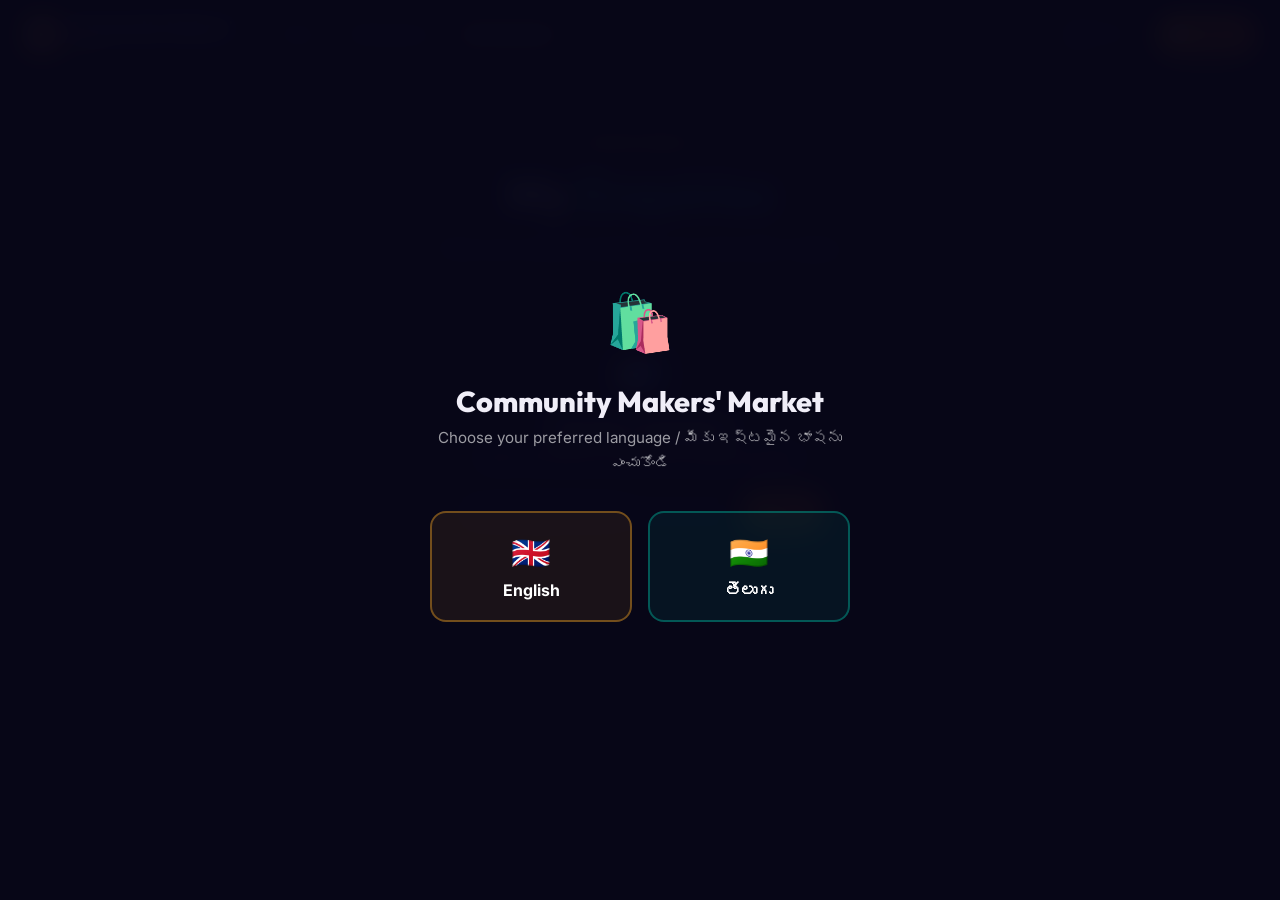
<file: pages/buyer-dashboard.html>
﻿<!DOCTYPE html>
<html lang="en">
<head>
  <meta charset="UTF-8" />
  <meta name="viewport" content="width=device-width, initial-scale=1.0" />
  <title>My Enquiries - Community Makers Market</title>
  <link rel="stylesheet" href="../css/style.css" />
  <style>
    .buyer-hero{padding:calc(var(--nav-height) + 56px) 0 40px;background:linear-gradient(180deg,rgba(0,191,165,0.08) 0%,transparent 100%);text-align:center}
    .login-card{max-width:440px;margin:0 auto 48px;background:var(--bg-card);border:1px solid var(--border);border-radius:var(--radius-xl);padding:36px}
    .inq-card{background:var(--bg-card);border:1px solid var(--border);border-radius:14px;padding:20px;margin-bottom:16px;transition:all .3s}
    .inq-card.has-reply{border-color:rgba(0,191,165,0.3)}
    .bubble{font-size:0.9rem;line-height:1.55;padding:10px 14px;border-radius:0 10px 10px 10px;border:1px solid var(--border);background:rgba(255,255,255,0.04)}
    .bubble.seller{border-radius:10px 0 10px 10px;background:rgba(0,191,165,0.08);border-color:rgba(0,191,165,0.25)}
    .bubble.buyer-reply{border-radius:0 10px 10px 10px;background:rgba(249,168,37,0.06);border-color:rgba(249,168,37,0.2)}
    .enq-inp{width:100%;padding:10px 14px;background:var(--bg-secondary);border:1.5px solid var(--border);border-radius:10px;color:var(--text-primary);font-size:0.9rem;outline:none;box-sizing:border-box;transition:border-color .2s;font-family:inherit}
    .enq-inp:focus{border-color:var(--gold)}
    .sbadge{display:inline-block;padding:3px 10px;border-radius:999px;font-size:0.72rem;font-weight:700}
    .sbadge-replied{background:rgba(0,191,165,0.15);color:var(--teal)}
    .sbadge-pending{background:rgba(255,107,138,0.15);color:var(--rose)}
  </style>
</head>
<body>
<nav class="navbar"><div class="nav-inner">
  <a href="../index.html" class="nav-logo"><div class="nav-logo-icon">&#x1F6CD;&#xFE0F;</div><div><span class="nav-logo-text">Community Makers'</span><span class="nav-logo-sub">Market</span></div></a>
  <div class="nav-links">
    <a href="../index.html" class="nav-link">Home</a>
    <a href="marketplace.html" class="nav-link">Marketplace</a>
    <a href="buyer-dashboard.html" class="nav-link active">My Enquiries</a>
  </div>
  <div class="nav-actions">
    <button class="lang-toggle">&#x1F310; <span class="lang-text">తెలుగు</span></button>
    <a href="marketplace.html" class="btn btn-primary btn-sm">&#x1F6D2; Browse</a>
  </div>
  <button class="hamburger"><span></span><span></span><span></span></button>
</div></nav>
<div class="mobile-menu">
  <a href="../index.html">&#x1F3E0; Home</a>
  <a href="marketplace.html">&#x1F6D2; Marketplace</a>
  <a href="buyer-dashboard.html">&#x1F4EC; My Enquiries</a>
</div>

<div class="buyer-hero"><div class="container">
  <div class="section-eyebrow">Buyer Portal</div>
  <h1 class="section-title">My <span class="text-gradient-teal">Enquiries</span></h1>
  <p class="section-desc">Track your product enquiries and read seller replies.</p>
</div></div>

<section class="section" style="padding-top:0" id="login-section"><div class="container">
  <div class="login-card">
    <div style="text-align:center;margin-bottom:24px">
      <div style="font-size:2.5rem;margin-bottom:10px">&#x1F4EC;</div>
      <h2 style="font-size:1.3rem;margin-bottom:6px">Find Your Enquiries</h2>
      <p style="color:var(--text-secondary);font-size:0.88rem">Enter the email you used when sending enquiries</p>
    </div>
    <div style="display:flex;gap:10px">
      <input type="email" id="buyer-email-input" class="enq-inp" placeholder="yourname@email.com" style="flex:1" />
      <button id="buyer-login-btn" class="btn btn-primary" style="flex-shrink:0;padding:10px 20px">Find &#x2192;</button>
    </div>
    <div id="login-error" style="display:none;margin-top:10px;color:var(--rose);font-size:0.83rem"></div>
  </div>
</div></section>

<section class="section" style="padding-top:0;display:none" id="enquiries-section"><div class="container" style="max-width:760px">
  <div style="display:flex;justify-content:space-between;align-items:center;margin-bottom:24px;flex-wrap:wrap;gap:12px">
    <div>
      <h2 style="font-size:1.3rem;font-weight:800" id="buyer-greeting">Your Enquiries</h2>
      <p style="color:var(--text-secondary);font-size:0.85rem" id="enq-summary"></p>
    </div>
    <div style="display:flex;gap:10px">
      <a href="marketplace.html" class="btn btn-ghost btn-sm">&#x1F6D2; Browse More</a>
      <button id="logout-btn" class="btn btn-ghost btn-sm" style="color:var(--rose)">&#x2715; Change Email</button>
    </div>
  </div>
  <div id="buyer-inq-list"></div>
  <div id="buyer-empty" style="display:none;text-align:center;padding:48px 0">
    <div style="font-size:3rem;margin-bottom:16px">&#x1F4ED;</div>
    <h3 style="font-size:1.1rem;margin-bottom:8px">No enquiries found</h3>
    <p style="color:var(--text-secondary);font-size:0.88rem;margin-bottom:20px">No enquiries found for this email address.</p>
    <a href="marketplace.html" class="btn btn-primary">Browse Products &amp; Enquire</a>
  </div>
</div></section>

<footer class="footer"><div class="container"><div class="footer-bottom"><span>&#x00A9; 2026 Community Makers' Market</span><span><a href="../index.html" style="color:var(--gold)">&#x2190; Back to Home</a></span></div></div></footer>

<script src="../js/translations.js"></script>
<script src="../js/data.js"></script>
<script src="../js/store.js"></script>
<script src="../js/main.js"></script>
<script>
'use strict';
var currentBuyerEmail = '';
var currentBuyerName  = '';

var savedEmail = localStorage.getItem('cmm-buyer-email');
var savedName  = localStorage.getItem('cmm-buyer-name') || '';
if (savedEmail) { document.getElementById('buyer-email-input').value = savedEmail; loadEnquiries(savedEmail, savedName); }

document.getElementById('buyer-login-btn').addEventListener('click', function() {
  var email = document.getElementById('buyer-email-input').value.trim();
  var errEl = document.getElementById('login-error');
  if (!email || !/^[^\s@]+@[^\s@]+\.[^\s@]+$/.test(email)) { errEl.style.display='block'; errEl.textContent='Please enter a valid email address.'; return; }
  errEl.style.display = 'none';
  localStorage.setItem('cmm-buyer-email', email);
  loadEnquiries(email, '');
});
document.getElementById('buyer-email-input').addEventListener('keydown', function(e){ if(e.key==='Enter') document.getElementById('buyer-login-btn').click(); });
document.getElementById('logout-btn').addEventListener('click', function() {
  localStorage.removeItem('cmm-buyer-email'); localStorage.removeItem('cmm-buyer-name');
  document.getElementById('enquiries-section').style.display = 'none';
  document.getElementById('login-section').style.display = 'block';
  document.getElementById('buyer-email-input').value = '';
});

function loadEnquiries(email, name) {
  currentBuyerEmail = email; currentBuyerName = name;
  var inqs = Store.getInquiriesByBuyer(email);
  document.getElementById('login-section').style.display = 'none';
  document.getElementById('enquiries-section').style.display = 'block';
  document.getElementById('buyer-greeting').textContent = name ? 'Hi, ' + name + '!' : 'Your Enquiries';
  var repCount = inqs.filter(function(i){ return (i.replies||[]).some(function(r){ return r.fromSeller; }); }).length;
  document.getElementById('enq-summary').textContent = inqs.length + ' total enquiries \u00b7 ' + repCount + ' with seller replies';

  var list = document.getElementById('buyer-inq-list');
  var empty = document.getElementById('buyer-empty');
  while (list.firstChild) list.removeChild(list.firstChild);
  if (!inqs.length) { empty.style.display='block'; return; }
  empty.style.display = 'none';

  inqs.slice().reverse().forEach(function(inq) {
    var sellerReplies = (inq.replies||[]).filter(function(r){ return r.fromSeller; });
    var hasReply = sellerReplies.length > 0;

    var card = document.createElement('div');
    card.className = 'inq-card ' + (hasReply ? 'has-reply' : '');

    var badgeHtml = hasReply
      ? '<span class="sbadge sbadge-replied">&#x2713; Seller Replied</span>'
      : '<span class="sbadge sbadge-pending">&#x23F3; Awaiting Reply</span>';

    var hdr = document.createElement('div');
    hdr.style.cssText = 'display:flex;justify-content:space-between;align-items:flex-start;margin-bottom:12px;flex-wrap:wrap;gap:8px';
    hdr.innerHTML =
      '<div><div style="font-weight:700;font-size:0.98rem;color:var(--teal)">' + (inq.productName||inq.subject||'General Inquiry') + '</div>' +
      '<div style="font-size:0.78rem;color:var(--text-muted)">' + (inq.sellerName ? '&#x1F3EA; ' + inq.sellerName + ' &nbsp;&middot;&nbsp; ' : '') + 'Enquired ' + new Date(inq.createdAt).toLocaleDateString('en-IN') + '</div></div>' +
      '<div>' + badgeHtml + '</div>';

    var thread = document.createElement('div');
    thread.style.cssText = 'background:var(--bg-secondary);border-radius:10px;padding:14px;margin-bottom:14px;display:flex;flex-direction:column;gap:10px';

    var bInit = document.createElement('div');
    bInit.style.cssText = 'display:flex;gap:10px;align-items:flex-start';
    var initials = (name || email || 'B').charAt(0).toUpperCase();
    bInit.innerHTML =
      '<div style="width:32px;height:32px;border-radius:50%;background:var(--grad-purple);display:flex;align-items:center;justify-content:center;font-size:0.85rem;font-weight:700;flex-shrink:0">' + initials + '</div>' +
      '<div style="flex:1"><div style="font-size:0.72rem;color:var(--text-muted);margin-bottom:3px">You &middot; ' + new Date(inq.createdAt).toLocaleTimeString('en-IN',{hour:'2-digit',minute:'2-digit'}) + '</div>' +
      '<div class="bubble">' + (inq.message||'') + '</div></div>';
    thread.appendChild(bInit);

    (inq.replies||[]).forEach(function(r) {
      var rDiv = document.createElement('div');
      rDiv.style.cssText = 'display:flex;gap:10px;align-items:flex-start' + (r.fromSeller ? '' : ';flex-direction:row-reverse');
      var rColor = r.fromSeller ? 'var(--grad-teal)' : 'var(--grad-purple)';
      var bubCls = r.fromSeller ? 'bubble seller' : 'bubble buyer-reply';
      rDiv.innerHTML =
        '<div style="width:32px;height:32px;border-radius:50%;background:' + rColor + ';display:flex;align-items:center;justify-content:center;font-size:0.85rem;font-weight:700;flex-shrink:0">' +
        (r.fromName||'?').charAt(0).toUpperCase() + '</div>' +
        '<div style="flex:1"><div style="font-size:0.72rem;color:var(--text-muted);margin-bottom:3px' + (r.fromSeller?'':';text-align:right') + '">' +
        (r.fromSeller ? '&#x1F3EA; ' + (r.fromName||'Seller') : '&#x1F464; You') + ' &middot; ' + new Date(r.createdAt).toLocaleTimeString('en-IN',{hour:'2-digit',minute:'2-digit'}) + '</div>' +
        '<div class="' + bubCls + '">' + r.text + '</div></div>';
      thread.appendChild(rDiv);
    });

    var replyWrap = document.createElement('div');
    replyWrap.style.cssText = 'display:flex;gap:10px;align-items:flex-end';
    var ta = document.createElement('textarea');
    ta.placeholder = 'Send a follow-up message...';
    ta.rows = 2;
    ta.style.cssText = 'flex:1;padding:10px 14px;background:var(--bg-secondary);border:1.5px solid var(--border);border-radius:10px;color:var(--text-primary);font-size:0.88rem;outline:none;resize:none;font-family:inherit;transition:border-color .2s';
    ta.addEventListener('focus',function(){ this.style.borderColor='var(--gold)'; });
    ta.addEventListener('blur',function(){ this.style.borderColor='var(--border)'; });
    var sendBtn = document.createElement('button');
    sendBtn.className = 'btn btn-primary btn-sm';
    sendBtn.style.cssText = 'flex-shrink:0;padding:10px 16px;white-space:nowrap';
    sendBtn.innerHTML = '&#x2709;&#xFE0F; Reply';
    sendBtn.addEventListener('click', (function(inqId, textarea) {
      return function() {
        var text = textarea.value.trim();
        if (!text) { textarea.style.borderColor='var(--rose)'; return; }
        Store.replyToInquiryAsBuyer(inqId, text, name || email);
        loadEnquiries(email, name);
      };
    })(inq.id, ta));
    replyWrap.appendChild(ta); replyWrap.appendChild(sendBtn);

    card.appendChild(hdr); card.appendChild(thread); card.appendChild(replyWrap);
    list.appendChild(card);
  });
}
</script>
</body>
</html>
</file>
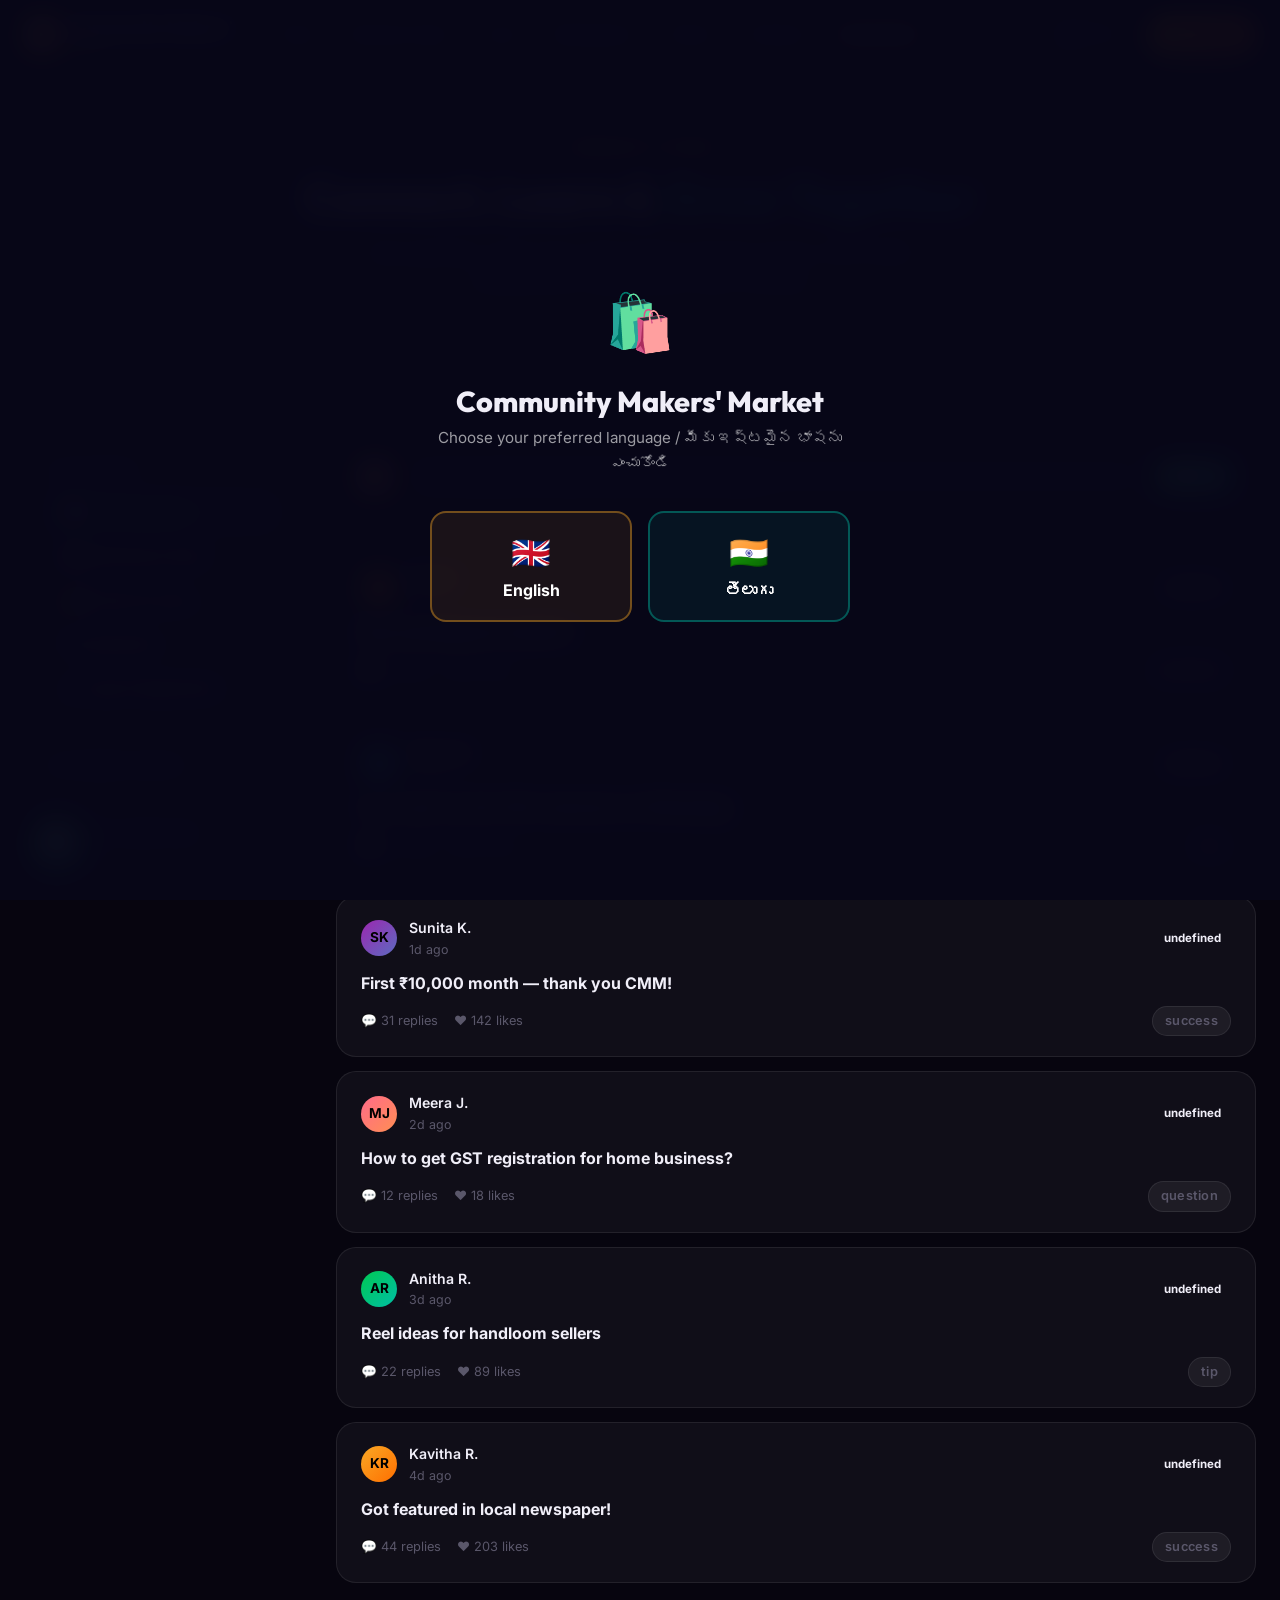
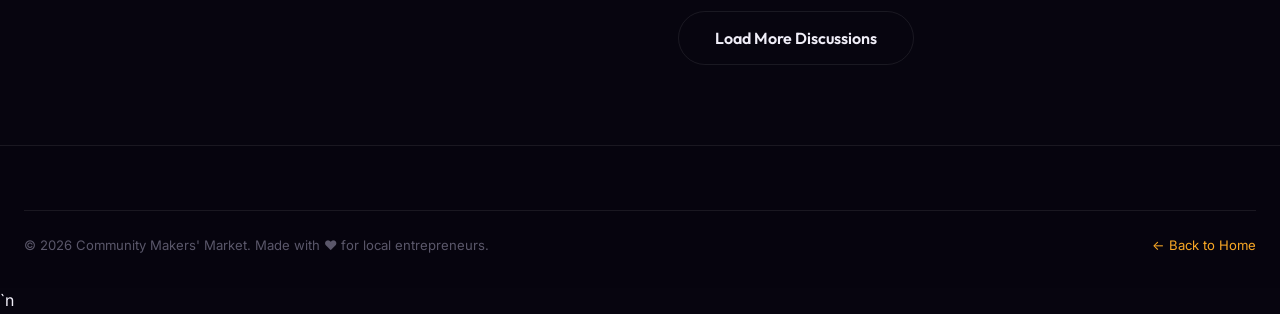
<file: pages/community.html>
﻿<!DOCTYPE html>
<html lang="en">
<head>
  <meta charset="UTF-8" />
  <meta name="viewport" content="width=device-width, initial-scale=1.0" />
  <title>Community Forum — Community Makers' Market</title>
  <meta name="description" content="Connect with fellow entrepreneurs. Ask questions, share tips, find mentors, and join local networking events." />
  <link rel="stylesheet" href="../css/style.css" />
  <style>
    .page-hero { padding: calc(var(--nav-height) + 60px) 0 60px; text-align: center; background: linear-gradient(180deg, rgba(0,191,165,0.06) 0%, transparent 100%); }
    .community-layout { display: grid; grid-template-columns: 280px 1fr; gap: 32px; align-items: start; }
    .sidebar { background: var(--bg-card); border: 1px solid var(--border); border-radius: var(--radius-lg); padding: 24px; position: sticky; top: calc(var(--nav-height) + 20px); }
    .cat-btn {
      display: flex; align-items: center; gap: 10px; padding: 10px 14px;
      border-radius: var(--radius-md); font-size: 0.87rem; font-weight: 500;
      cursor: pointer; border: 1px solid transparent; transition: var(--transition-fast);
      width: 100%; background: none; color: var(--text-secondary); text-align: left;
    }
    .cat-btn:hover, .cat-btn.active { background: rgba(0,191,165,0.08); border-color: rgba(0,191,165,0.25); color: var(--teal); }
    .post-card {
      background: var(--bg-card); border: 1px solid var(--border);
      border-radius: var(--radius-lg); padding: 20px 24px; transition: var(--transition); cursor: pointer;
    }
    .post-card:hover { background: var(--bg-card-hover); border-color: var(--border-hover); transform: translateY(-2px); }
    .post-header { display: flex; align-items: center; gap: 12px; margin-bottom: 12px; }
    .post-avatar { width: 36px; height: 36px; border-radius: 50%; background: var(--grad-purple); display: grid; place-items: center; font-weight: 700; font-size: 0.85rem; flex-shrink: 0; }
    .post-author { font-weight: 600; font-size: 0.88rem; }
    .post-time { font-size: 0.78rem; color: var(--text-muted); }
    .post-title { font-size: 1rem; font-weight: 700; margin-bottom: 12px; line-height: 1.4; }
    .post-footer { display: flex; align-items: center; gap: 16px; }
    .post-stat { display: flex; align-items: center; gap: 5px; font-size: 0.8rem; color: var(--text-muted); }
    .post-tag-badge { padding: 3px 10px; border-radius: var(--radius-full); font-size: 0.72rem; font-weight: 700; }
    .tag-question { background: rgba(249,168,37,0.1); color: var(--gold); }
    .tag-success  { background: rgba(0,200,83,0.1); color: #69F0AE; }
    .tag-discussion { background: rgba(92,107,192,0.1); color: #9FA8DA; }
    .tag-tip      { background: rgba(0,191,165,0.1); color: var(--teal); }
    .tag-guide    { background: rgba(156,39,176,0.1); color: #CE93D8; }
    .ask-box {
      background: var(--bg-card); border: 1px solid var(--border);
      border-radius: var(--radius-lg); padding: 20px; margin-bottom: 28px;
      display: flex; align-items: center; gap: 12px;
    }
    .ask-input {
      flex: 1; background: var(--bg-secondary); border: 1px solid var(--border);
      border-radius: var(--radius-full); padding: 10px 18px;
      color: var(--text-primary); font-size: 0.9rem; outline: none;
    }
    .ask-input::placeholder { color: var(--text-muted); }
    .ask-input:focus { border-color: var(--teal); }
    .event-card {
      background: var(--bg-card); border: 1px solid var(--border);
      border-radius: var(--radius-md); padding: 16px; margin-bottom: 12px;
    }
    .event-date { font-size: 0.75rem; font-weight: 700; color: var(--gold); margin-bottom: 6px; }
    .event-title { font-size: 0.9rem; font-weight: 700; margin-bottom: 4px; }
    .event-type { font-size: 0.75rem; color: var(--text-muted); }
    .mentor-card {
      background: var(--bg-card); border: 1px solid var(--border);
      border-radius: var(--radius-md); padding: 14px; display: flex; gap: 12px;
      align-items: center; margin-bottom: 12px; transition: var(--transition-fast);
    }
    .mentor-card:hover { border-color: rgba(37,211,102,0.3); }
    .mentor-avatar { width: 40px; height: 40px; border-radius: 50%; background: var(--grad-teal); display: grid; place-items: center; font-size: 1.2rem; flex-shrink: 0; }
    .avatar-colors { background: var(--grad-gold); }
    .avatar-colors-2 { background: var(--grad-rose); }
    .avatar-colors-3 { background: var(--grad-purple); }
    @media(max-width:1024px) { .community-layout { grid-template-columns: 1fr; } .sidebar { position: static; } }
  </style>
</head>
<body>
<nav class="navbar">
  <div class="nav-inner">
    <a href="../index.html" class="nav-logo"><div class="nav-logo-icon">🛍️</div><div><span class="nav-logo-text">Community Makers'</span><span class="nav-logo-sub">Market</span></div></a>
    <div class="nav-links">
      <a href="../index.html" class="nav-link" data-i18n="nav.home">Home</a>
      <a href="ideas.html" class="nav-link" data-i18n="nav.ideas">Business Ideas</a>
      <a href="learn.html" class="nav-link" data-i18n="nav.learn">Learn</a>
      <a href="marketplace.html" class="nav-link" data-i18n="nav.market">Marketplace</a>
      <a href="stories.html" class="nav-link" data-i18n="nav.stories">Stories</a>
      <a href="schemes.html" class="nav-link" data-i18n="nav.schemes">Schemes</a>
      <a href="community.html" class="nav-link active">Community</a>
    </div>
    <div class="nav-actions">
      <button class="lang-toggle">🌐 <span class="lang-text">తెలుగు</span></button>
      <a href="marketplace.html" class="btn btn-primary btn-sm" data-i18n="nav.cta">Start Selling</a>
    </div>
    <button class="hamburger"><span></span><span></span><span></span></button>
  </div>
</nav>
<div class="mobile-menu">
  <a href="../index.html">🏠 Home</a><a href="ideas.html">💡 Business Ideas</a><a href="learn.html">📚 Learn</a>
  <a href="marketplace.html">🛒 Marketplace</a><a href="stories.html">⭐ Stories</a><a href="schemes.html">🏛️ Schemes</a><a href="community.html">👥 Community</a>
</div>

<div class="page-hero">
  <div class="container">
    <div class="section-eyebrow" data-i18n="community.eyebrow">Community Forum</div>
    <h1 class="section-title"><span data-i18n="community.title1">Connect, Learn &amp;</span> <span class="text-gradient-teal" data-i18n="community.title2">Grow Together</span></h1>
    <p class="section-desc" data-i18n="community.desc">Ask questions, share wins, find mentors and join events. Over 5,000 entrepreneurs helping each other succeed.</p>
  </div>
</div>

<section class="section">
  <div class="container">
    <div class="community-layout">
      <!-- Sidebar -->
      <aside class="sidebar">
        <div style="margin-bottom:24px">
          <div style="font-size:0.75rem; font-weight:700; text-transform:uppercase; letter-spacing:0.1em; color:var(--text-muted); margin-bottom:12px" data-i18n="community.cat.label">Categories</div>
          <div id="cat-btns" style="display:flex; flex-direction:column; gap:6px">
            <button class="cat-btn active" data-cat="all" data-i18n="community.cat.all">💬 All Discussions</button>
            <button class="cat-btn" data-cat="marketing" data-i18n="community.cat.marketing">📢 Marketing &amp; Sales</button>
            <button class="cat-btn" data-cat="finance" data-i18n="community.cat.finance">💰 Finance & Loans</button>
            <button class="cat-btn" data-cat="operations" data-i18n="community.cat.ops">🔧 Operations</button>
            <button class="cat-btn" data-cat="legal" data-i18n="community.cat.legal">⚖️ Legal & Registration</button>
          </div>
        </div>

        <div style="margin-bottom:24px; padding-top:24px; border-top:1px solid var(--border)">
          <div style="font-size:0.75rem; font-weight:700; text-transform:uppercase; letter-spacing:0.1em; color:var(--text-muted); margin-bottom:12px" data-i18n="community.events">Upcoming Events</div>
          <div id="events-list"></div>
        </div>

        <div style="padding-top:24px; border-top:1px solid var(--border)">
          <div style="font-size:0.75rem; font-weight:700; text-transform:uppercase; letter-spacing:0.1em; color:var(--text-muted); margin-bottom:12px" data-i18n="community.mentors">Available Mentors</div>
          <div id="mentors-list"></div>
        </div>
      </aside>

      <!-- Main Feed -->
      <div>
        <!-- Ask a question -->
        <div class="ask-box reveal">
          <div class="post-avatar" style="background:var(--grad-gold); color:#000">👤</div>
          <input class="ask-input" data-i18n-placeholder="community.ask.placeholder" placeholder="Ask a question or share a tip with the community..." readonly onclick="CMM.showToast('Join the community to post! Share via WhatsApp 👇', '💬')" />
          <a href="https://wa.me/919000000000?text=Hi!%20I%20want%20to%20join%20the%20Community%20Makers%20Market%20WhatsApp%20group." target="_blank" class="btn btn-whatsapp btn-sm" data-i18n="btn.post">💬 Post</a>
        </div>

        <!-- Posts -->
        <div id="posts-container" style="display:flex; flex-direction:column; gap:14px"></div>

        <!-- Load more -->
        <div style="text-align:center; margin-top:28px">
          <button class="btn btn-secondary btn-lg" data-i18n="btn.load.more" onclick="CMM.showToast('Loading more discussions...', '💬')">Load More Discussions</button>
        </div>
      </div>
    </div>
  </div>
</section>

<a href="https://wa.me/919000000000" target="_blank" class="wa-float">💬</a>
<footer class="footer"><div class="container"><div class="footer-bottom"><span data-i18n="footer.copy">© 2026 Community Makers' Market</span><span><a href="../index.html" style="color:var(--gold)" data-i18n="footer.back">← Back to Home</a></span></div></div></footer>

<script src="../js/translations.js"></script><script src="../js/data.js"></script>`n<script src="../js/store.js"></script>
<script src="../js/main.js"></script>
<script>
let activePostCat = 'all';
const avatarColors = ['var(--grad-gold)','var(--grad-teal)','var(--grad-purple)','var(--grad-rose)','var(--grad-green)'];
const tagClass = { question:'tag-question', success:'tag-success', discussion:'tag-discussion', tip:'tag-tip', guide:'tag-guide' };

function renderPosts() {
  const container = document.getElementById('posts-container');
  const posts = CMM_DATA.communityPosts.filter(p => activePostCat === 'all' || p.category === activePostCat);
  container.innerHTML = '';
  posts.forEach((p, i) => {
    const aci = i % avatarColors.length;
    container.innerHTML += `
      <div class="post-card reveal" onclick="CMM.showToast('Opening discussion thread...', '💬')">
        <div class="post-header">
          <div class="post-avatar" style="background:${avatarColors[aci]};color:#000">${p.avatar}</div>
          <div>
            <div class="post-author">${p.author}</div>
            <div class="post-time">${p.time}</div>
          </div>
          <div class="post-tag-badge tag-${p.tag}" style="margin-left:auto">${p.tag}</div>
        </div>
        <div class="post-title">${p.title}</div>
        <div class="post-footer">
          <span class="post-stat">💬 ${p.replies} ${CMM.t('community.replies')}</span>
          <span class="post-stat">❤️ ${p.likes} ${CMM.t('community.likes')}</span>
          <span class="post-stat badge badge-muted" style="margin-left:auto">${p.category}</span>
        </div>
      </div>`;
  });
  CMM.observeNewRevealElements();
}

// Category filter
document.getElementById('cat-btns').addEventListener('click', e => {
  const btn = e.target.closest('.cat-btn');
  if (!btn) return;
  document.querySelectorAll('.cat-btn').forEach(b => b.classList.remove('active'));
  btn.classList.add('active');
  activePostCat = btn.dataset.cat;
  renderPosts();
});

function renderEvents() {
  const eventsList = document.getElementById('events-list');
  eventsList.innerHTML = '';
  const onlineLabel = CMM.t('community.online');
  const offlineLabel = CMM.t('community.offline');
  const goingLabel = CMM.t('community.going');
  const rsvpLabel = CMM.t('btn.rsvp');
  CMM_DATA.events.forEach(ev => {
    eventsList.innerHTML += `
      <div class="event-card">
        <div class="event-date">📅 ${ev.date} · ${ev.time}</div>
        <div class="event-title">${ev.title}</div>
        <div style="display:flex; justify-content:space-between; align-items:center; margin-top:8px">
          <div class="event-type">${ev.type === 'online' ? onlineLabel : offlineLabel} · ${ev.attendees} ${goingLabel}</div>
          <button class="btn btn-ghost" style="padding:4px 10px; font-size:0.72rem" onclick="CMM.showToast('Registered for event!', '🎉')">${rsvpLabel}</button>
        </div>
      </div>`;
  });
}

function renderMentors() {
  const mentors = [
    { name: 'Ravi Shankar', icon: '👨‍💼', specialty: 'Marketing & Social Media', exp: '8 yrs', color: 'var(--grad-teal)' },
    { name: 'Deepa Rao', icon: '👩‍💼', specialty: 'Finance & Govt. Schemes', exp: '12 yrs', color: 'var(--grad-gold)' },
    { name: 'Kiran Kumar', icon: '👨‍🏫', specialty: 'E-commerce & Branding', exp: '6 yrs', color: 'var(--grad-purple)' },
  ];
  const mentorsList = document.getElementById('mentors-list');
  mentorsList.innerHTML = '';
  mentors.forEach(m => {
    mentorsList.innerHTML += `
      <div class="mentor-card">
        <div class="mentor-avatar" style="background:${m.color}">${m.icon}</div>
        <div style="flex:1">
          <div style="font-weight:700; font-size:0.88rem">${m.name}</div>
          <div style="font-size:0.75rem; color:var(--text-secondary)">${m.specialty}</div>
        </div>
        <a href="https://wa.me/919000000000?text=Hi!%20I%20want%20to%20connect%20with%20mentor%20${encodeURIComponent(m.name)}." target="_blank" class="btn btn-whatsapp" style="padding:6px 10px; font-size:0.72rem">💬</a>
      </div>`;
  });
}

window.CMM_RERENDER = function(lang) {
  renderPosts();
  renderEvents();
  renderMentors();
};

renderPosts();
renderEvents();
renderMentors();
</script>
</body>
</html>
</file>
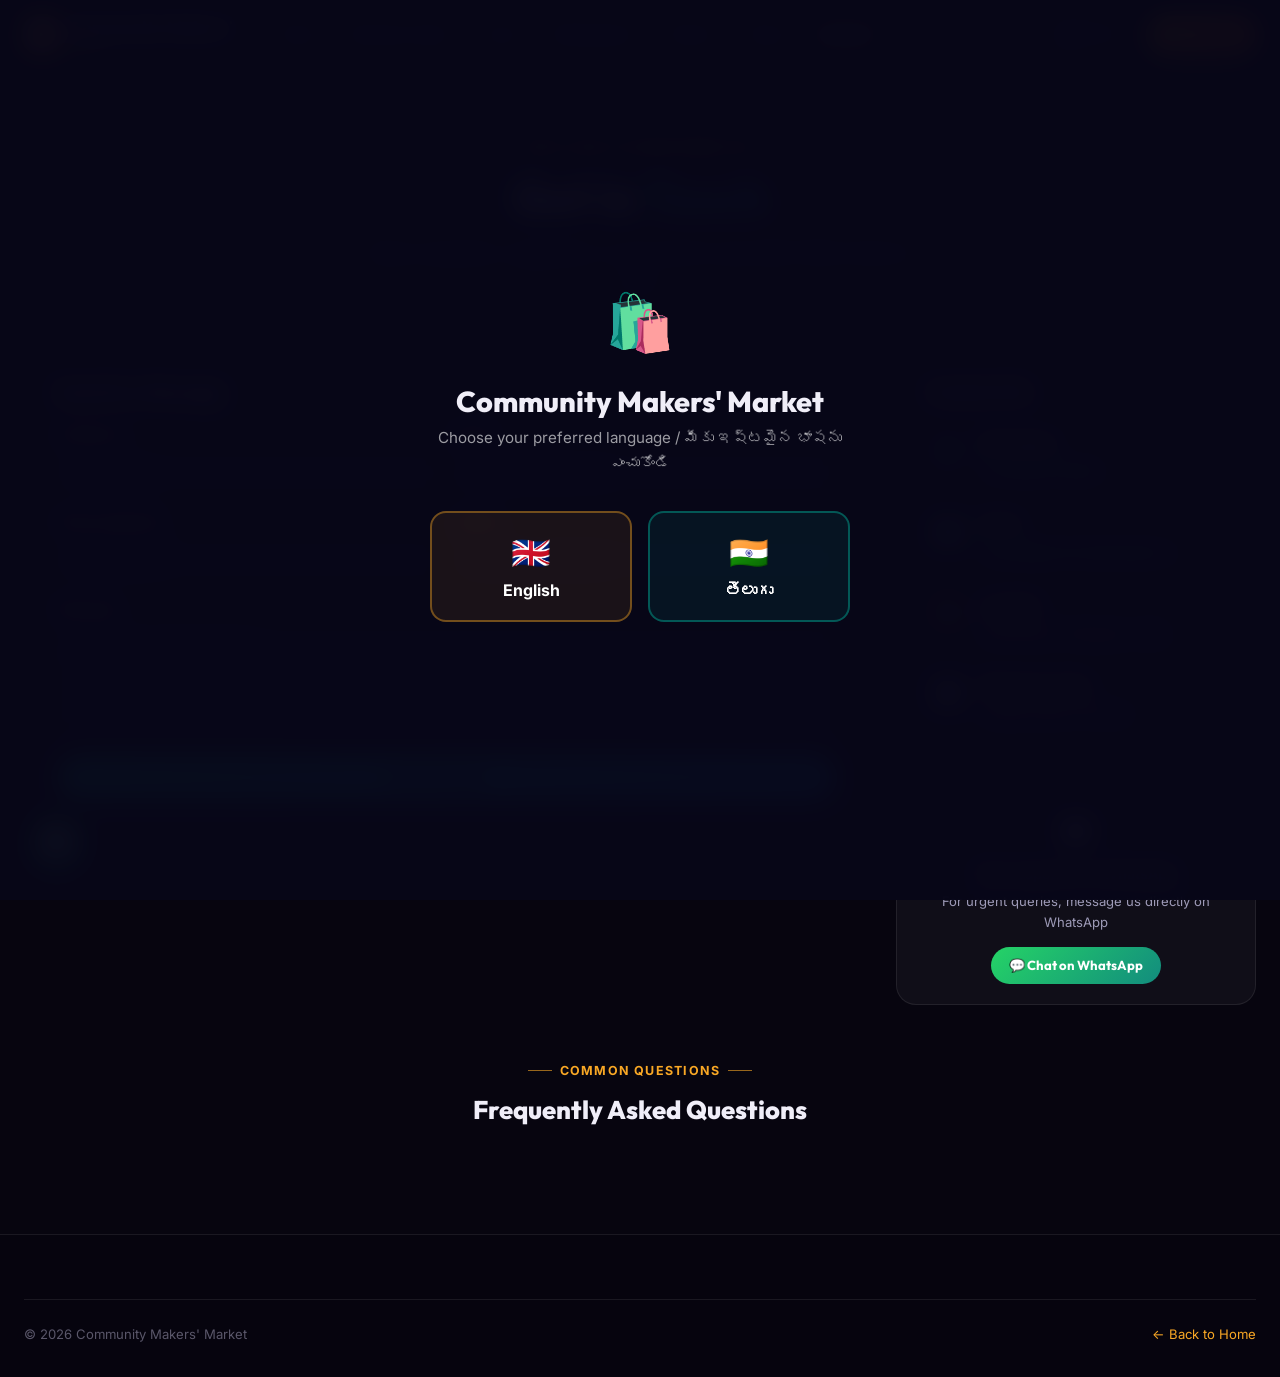
<file: pages/contact.html>
<!DOCTYPE html>
<html lang="en">
<head>
  <meta charset="UTF-8" />
  <meta name="viewport" content="width=device-width, initial-scale=1.0" />
  <title>Contact Us — Community Makers' Market</title>
  <meta name="description" content="Get in touch with Community Makers' Market. Ask questions, get support, or send us your feedback." />
  <link rel="stylesheet" href="../css/style.css" />
  <style>
    .page-hero { padding: calc(var(--nav-height) + 60px) 0 52px; background: linear-gradient(180deg, rgba(0,191,165,0.07) 0%, transparent 100%); text-align: center; }
    .contact-grid { display: grid; grid-template-columns: 1fr 360px; gap: 28px; align-items: start; }
    .contact-card { background: var(--bg-card); border: 1px solid var(--border); border-radius: var(--radius-lg); padding: 32px; }
    .form-group { display: flex; flex-direction: column; gap: 6px; margin-bottom: 18px; }
    .form-group label { font-size: 0.83rem; font-weight: 600; color: var(--text-secondary); }
    .form-group input, .form-group textarea {
      background: #0d0b1e; border: 1.5px solid var(--border); border-radius: var(--radius-md);
      padding: 11px 15px; color: var(--text-primary); font-size: 0.92rem; font-family: inherit; outline: none; transition: border-color 0.2s; width: 100%;
    }
    .form-group input:focus, .form-group textarea:focus { border-color: var(--teal); }
    .form-group textarea { resize: vertical; min-height: 110px; }
    .submit-btn { width: 100%; padding: 14px; font-size: 0.95rem; font-weight: 700; background: var(--grad-teal); color: #000; border: none; border-radius: var(--radius-full); cursor: pointer; transition: var(--transition); font-family: var(--font-heading); }
    .submit-btn:hover { transform: translateY(-2px); box-shadow: 0 8px 28px rgba(0,191,165,0.4); }
    .success-msg { display: none; text-align: center; padding: 28px; }
    .info-item { display: flex; align-items: flex-start; gap: 14px; padding: 14px 0; border-bottom: 1px solid rgba(255,255,255,0.05); }
    .info-item:last-child { border-bottom: none; }
    .info-icon { width: 38px; height: 38px; border-radius: var(--radius-md); display: flex; align-items: center; justify-content: center; font-size: 1.1rem; flex-shrink: 0; }
    /* FAQ */
    .faq-item { border: 1px solid var(--border); border-radius: var(--radius-md); margin-bottom: 10px; overflow: hidden; }
    .faq-q { padding: 16px 20px; cursor: pointer; font-weight: 600; display: flex; align-items: center; justify-content: space-between; gap: 12px; font-size: 0.92rem; background: var(--bg-card); user-select: none; }
    .faq-q:hover { background: var(--bg-secondary, #0d0b1e); }
    .faq-arrow { transition: transform 0.3s; font-size: 0.8rem; color: var(--text-muted); flex-shrink: 0; }
    .faq-item.open .faq-arrow { transform: rotate(180deg); }
    .faq-a { max-height: 0; overflow: hidden; transition: max-height 0.4s ease, padding 0.3s ease; }
    .faq-item.open .faq-a { max-height: 240px; }
    .faq-a-inner { padding: 0 20px 16px; color: var(--text-secondary); font-size: 0.88rem; line-height: 1.7; }
    @media(max-width:860px){ .contact-grid { grid-template-columns: 1fr; } }
  </style>
</head>
<body>
<nav class="navbar">
  <div class="nav-inner">
    <a href="../index.html" class="nav-logo"><div class="nav-logo-icon">🛍️</div><div><span class="nav-logo-text">Community Makers'</span><span class="nav-logo-sub">Market</span></div></a>
    <div class="nav-links">
      <a href="../index.html" class="nav-link">Home</a>
      <a href="ideas.html" class="nav-link">Business Ideas</a>
      <a href="learn.html" class="nav-link">Learn</a>
      <a href="marketplace.html" class="nav-link">Marketplace</a>
      <a href="stories.html" class="nav-link">Stories</a>
      <a href="about.html" class="nav-link">About</a>
      <a href="contact.html" class="nav-link active">Contact</a>
    </div>
    <div class="nav-actions">
      <button class="lang-toggle">🌐 <span class="lang-text">తెలుగు</span></button>
      <a href="sell.html" class="btn btn-primary btn-sm" id="nav-sell-btn">Start Selling</a>
    </div>
    <button class="hamburger"><span></span><span></span><span></span></button>
  </div>
</nav>
<div class="mobile-menu">
  <a href="../index.html">🏠 Home</a><a href="ideas.html">💡 Business Ideas</a><a href="marketplace.html">🛒 Marketplace</a><a href="stories.html">⭐ Stories</a><a href="about.html">ℹ️ About</a><a href="contact.html">📞 Contact</a>
</div>

<div class="page-hero">
  <div class="container">
    <div class="section-eyebrow">We'd Love to Hear From You</div>
    <h1 class="section-title">Get in <span class="text-gradient-teal">Touch</span></h1>
    <p class="section-desc">Have a question, suggestion, or just want to say hello? We're here to help.</p>
  </div>
</div>

<section class="section" style="padding-top:0">
  <div class="container">
    <div class="contact-grid">

      <!-- Form -->
      <div class="contact-card">
        <h2 style="font-size:1.2rem; margin-bottom:20px">Send Us a Message</h2>
        <form id="contact-form" novalidate>
          <div style="display:grid; grid-template-columns:1fr 1fr; gap:16px">
            <div class="form-group"><label>Full Name *</label><input type="text" id="cf-name" placeholder="Your name" /></div>
            <div class="form-group"><label>Email *</label><input type="email" id="cf-email" placeholder="you@example.com" /></div>
          </div>
          <div style="display:grid; grid-template-columns:1fr 1fr; gap:16px">
            <div class="form-group"><label>Phone (optional)</label><input type="tel" id="cf-phone" placeholder="9876543210" /></div>
            <div class="form-group"><label>Subject</label><input type="text" id="cf-subject" placeholder="e.g. Seller question" /></div>
          </div>
          <div class="form-group"><label>Message *</label><textarea id="cf-message" placeholder="Write your message here..."></textarea></div>
          <p id="cf-error" style="color:#FF6B8A; font-size:0.82rem; margin-bottom:12px; display:none">Please fill in your name, email, and message.</p>
          <button type="submit" class="submit-btn">Send Message 📨</button>
        </form>
        <div class="success-msg" id="cf-success">
          <div style="font-size:3rem; margin-bottom:12px">✅</div>
          <h3 style="margin-bottom:8px">Message Sent!</h3>
          <p style="color:var(--text-secondary)">We'll get back to you shortly. You can also reach us on WhatsApp for a faster response.</p>
        </div>
      </div>

      <!-- Info -->
      <div>
        <div class="contact-card" style="margin-bottom:20px">
          <h2 style="font-size:1.1rem; margin-bottom:16px">Contact Info</h2>
          <div class="info-item">
            <div class="info-icon" style="background:rgba(37,211,102,0.12)">📱</div>
            <div>
              <div style="font-weight:600; font-size:0.9rem; margin-bottom:3px">WhatsApp</div>
              <a href="https://wa.me/919000000000" target="_blank" style="color:var(--teal); font-size:0.85rem; text-decoration:none">+91 90000 00000</a>
            </div>
          </div>
          <div class="info-item">
            <div class="info-icon" style="background:rgba(0,191,165,0.12)">📧</div>
            <div>
              <div style="font-weight:600; font-size:0.9rem; margin-bottom:3px">Email</div>
              <a href="mailto:contact@communitymakers.in" style="color:var(--teal); font-size:0.85rem; text-decoration:none">contact@communitymakers.in</a>
            </div>
          </div>
          <div class="info-item">
            <div class="info-icon" style="background:rgba(249,168,37,0.12)">📍</div>
            <div>
              <div style="font-weight:600; font-size:0.9rem; margin-bottom:3px">Location</div>
              <span style="color:var(--text-secondary); font-size:0.85rem">Hyderabad, Telangana, India</span>
            </div>
          </div>
          <div class="info-item" style="border-bottom:none">
            <div class="info-icon" style="background:rgba(99,102,241,0.12)">🕐</div>
            <div>
              <div style="font-weight:600; font-size:0.9rem; margin-bottom:3px">Response Time</div>
              <span style="color:var(--text-secondary); font-size:0.85rem">Usually within 24 hours</span>
            </div>
          </div>
        </div>
        <div class="contact-card" style="text-align:center; padding:20px">
          <div style="font-size:1.5rem; margin-bottom:10px">💬</div>
          <div style="font-weight:600; margin-bottom:6px; font-size:0.9rem">Fast response on WhatsApp</div>
          <p style="font-size:0.82rem; color:var(--text-secondary); margin-bottom:14px">For urgent queries, message us directly on WhatsApp</p>
          <a href="https://wa.me/919000000000?text=Hi%20CMM%20Team!" target="_blank" class="btn btn-whatsapp btn-sm" style="display:inline-flex">💬 Chat on WhatsApp</a>
        </div>
      </div>
    </div>

    <!-- FAQ -->
    <div style="margin-top:48px">
      <div class="section-header reveal" style="margin-bottom:28px">
        <div class="section-eyebrow">Common Questions</div>
        <h2 class="section-title" style="font-size:1.6rem">Frequently Asked Questions</h2>
      </div>
      <div id="faq-list" style="max-width:800px; margin:0 auto">
        <!-- JS rendered -->
      </div>
    </div>
  </div>
</section>

<a href="https://wa.me/919000000000" target="_blank" class="wa-float">💬</a>
<footer class="footer"><div class="container"><div class="footer-bottom"><span>© 2026 Community Makers' Market</span><span><a href="../index.html" style="color:var(--gold)">← Back to Home</a></span></div></div></footer>

<script src="../js/translations.js"></script>
<script src="../js/data.js"></script>
<script src="../js/store.js"></script>
<script src="../js/main.js"></script>
<script>
'use strict';

// Nav btn
const s = Store.getCurrentSeller();
if (s) { const b = document.getElementById('nav-sell-btn'); if(b){ b.textContent='My Dashboard'; b.href='seller-dashboard.html'; } }

// Contact form
document.getElementById('contact-form').addEventListener('submit', function(e) {
  e.preventDefault();
  const name    = document.getElementById('cf-name').value.trim();
  const email   = document.getElementById('cf-email').value.trim();
  const phone   = document.getElementById('cf-phone').value.trim();
  const subject = document.getElementById('cf-subject').value.trim();
  const message = document.getElementById('cf-message').value.trim();
  const errEl   = document.getElementById('cf-error');

  if (!name || !email || !message) { errEl.style.display = 'block'; return; }
  errEl.style.display = 'none';

  Store.addInquiry({ name, email, phone, subject, message });
  document.getElementById('contact-form').style.display = 'none';
  document.getElementById('cf-success').style.display = 'block';
});

// FAQ accordion
const faqs = [
  { q: 'How do I register as a seller?', a: 'Click "Start Selling" in the navigation bar, fill in the registration form (name, email, phone, location, business name, category, and description), and click "Join as Seller". You'll be automatically taken to your seller dashboard.' },
  { q: 'Is there any registration fee?', a: 'No! Community Makers\' Market is completely free. There are no registration fees, no listing fees, and no commission on sales. The platform is a community service.' },
  { q: 'How do buyers contact me?', a: 'When a buyer is interested in your product, they can click "Contact Seller" which opens a form. Their message is saved to your seller dashboard under "Customer Inquiries". You can also link your WhatsApp number so buyers can reach you directly.' },
  { q: 'Can I list products in Telugu?', a: 'Yes! The platform is fully bilingual — English and Telugu. You can describe your products in either language. The platform UI also switches between English and Telugu using the language toggle in the navbar.' },
  { q: 'What categories can I sell in?', a: 'We support 8 seller categories: Handmade Crafts, Homemade Food, Jewelry, Tailoring, Art & Paintings, Home Decor, Customized Gifts, and Plants & Gardening. If your business doesn\'t fit, choose the closest category.' },
  { q: 'How many products can I list?', a: 'You can list as many products as you like. Each product can have a name, category, price, description, and an optional photo. Products appear immediately in the marketplace after you add them.' },
];

const faqList = document.getElementById('faq-list');
faqs.forEach(function(faq, i) {
  const item = document.createElement('div');
  item.className = 'faq-item reveal';
  item.style.setProperty('animation-delay', (i * 0.05) + 's');

  const q = document.createElement('div');
  q.className = 'faq-q';
  const qText = document.createElement('span');
  qText.textContent = faq.q;
  const arrow = document.createElement('span');
  arrow.className = 'faq-arrow';
  arrow.textContent = '▼';
  q.appendChild(qText);
  q.appendChild(arrow);

  const a = document.createElement('div');
  a.className = 'faq-a';
  const aInner = document.createElement('div');
  aInner.className = 'faq-a-inner';
  aInner.textContent = faq.a;
  a.appendChild(aInner);

  q.addEventListener('click', function() {
    const isOpen = item.classList.contains('open');
    document.querySelectorAll('.faq-item.open').forEach(function(el){ el.classList.remove('open'); });
    if (!isOpen) item.classList.add('open');
  });

  item.appendChild(q);
  item.appendChild(a);
  faqList.appendChild(item);
});
</script>
</body>
</html>
</file>
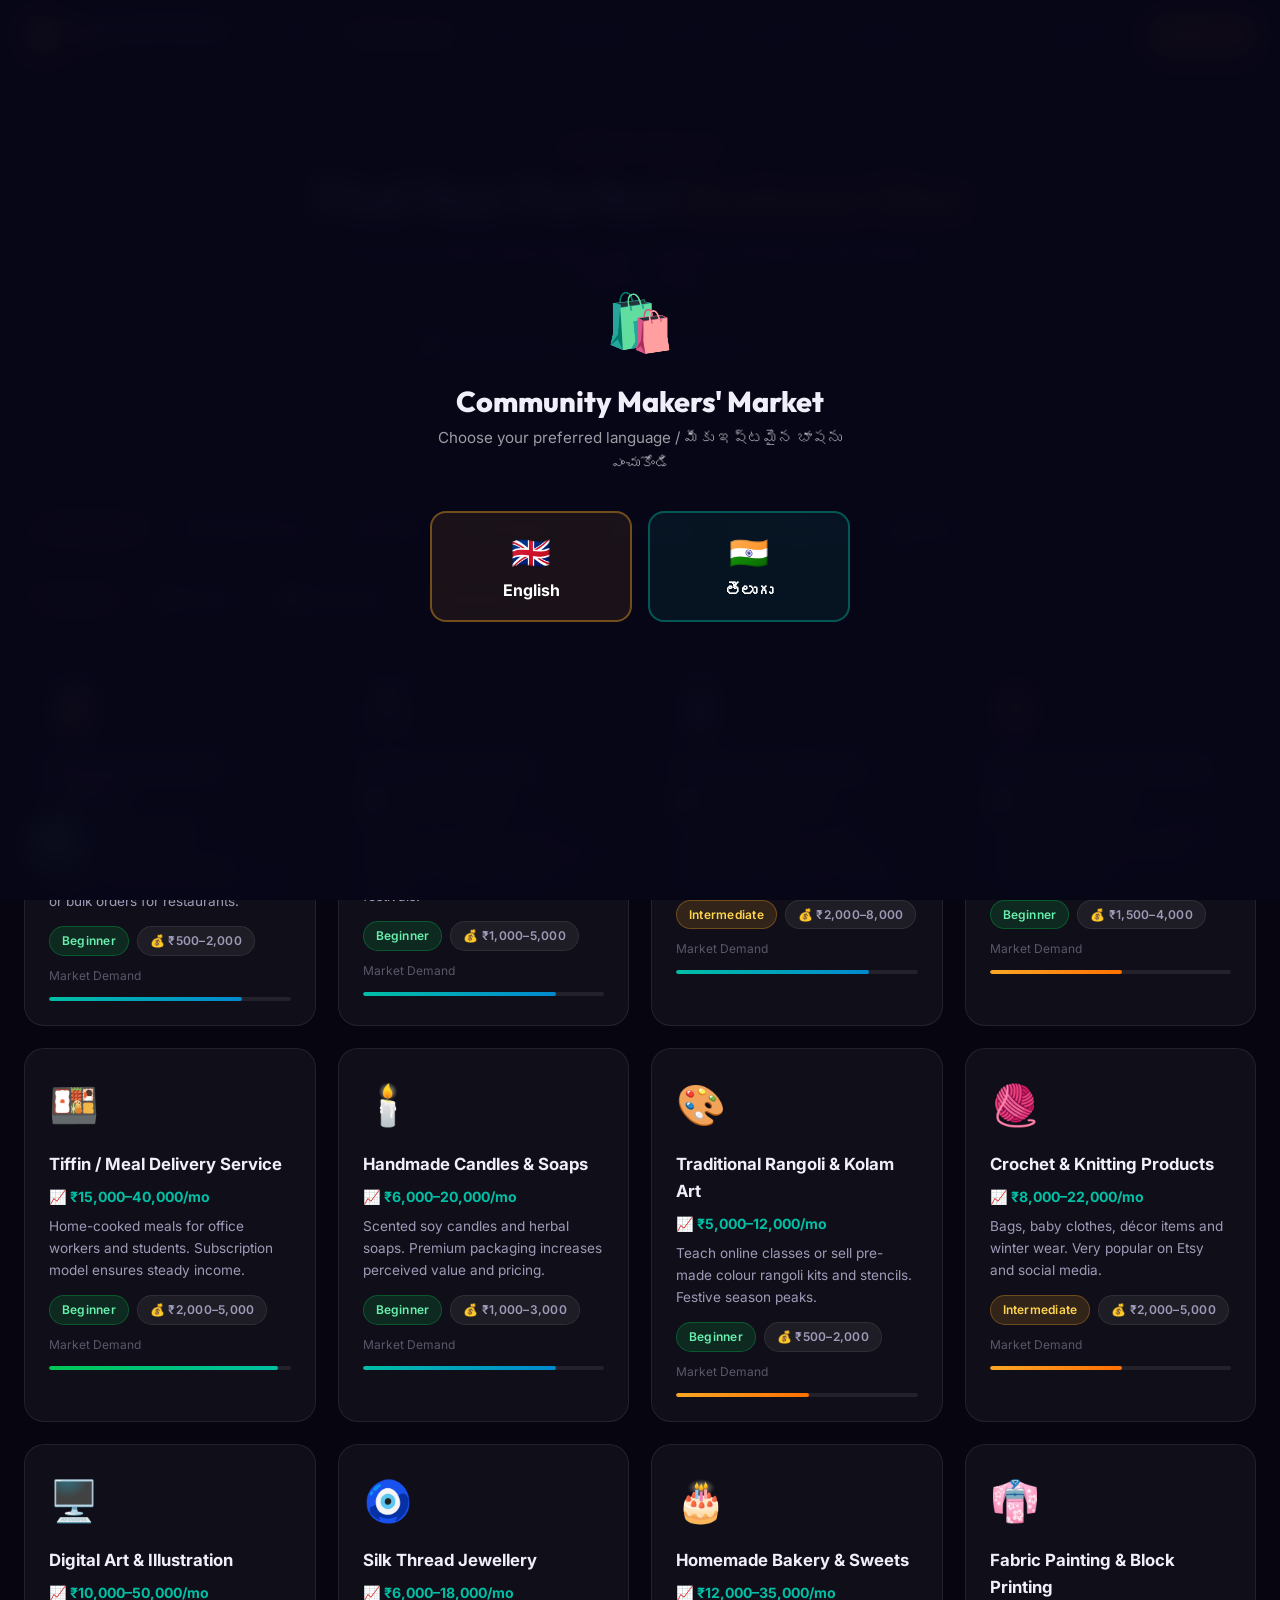
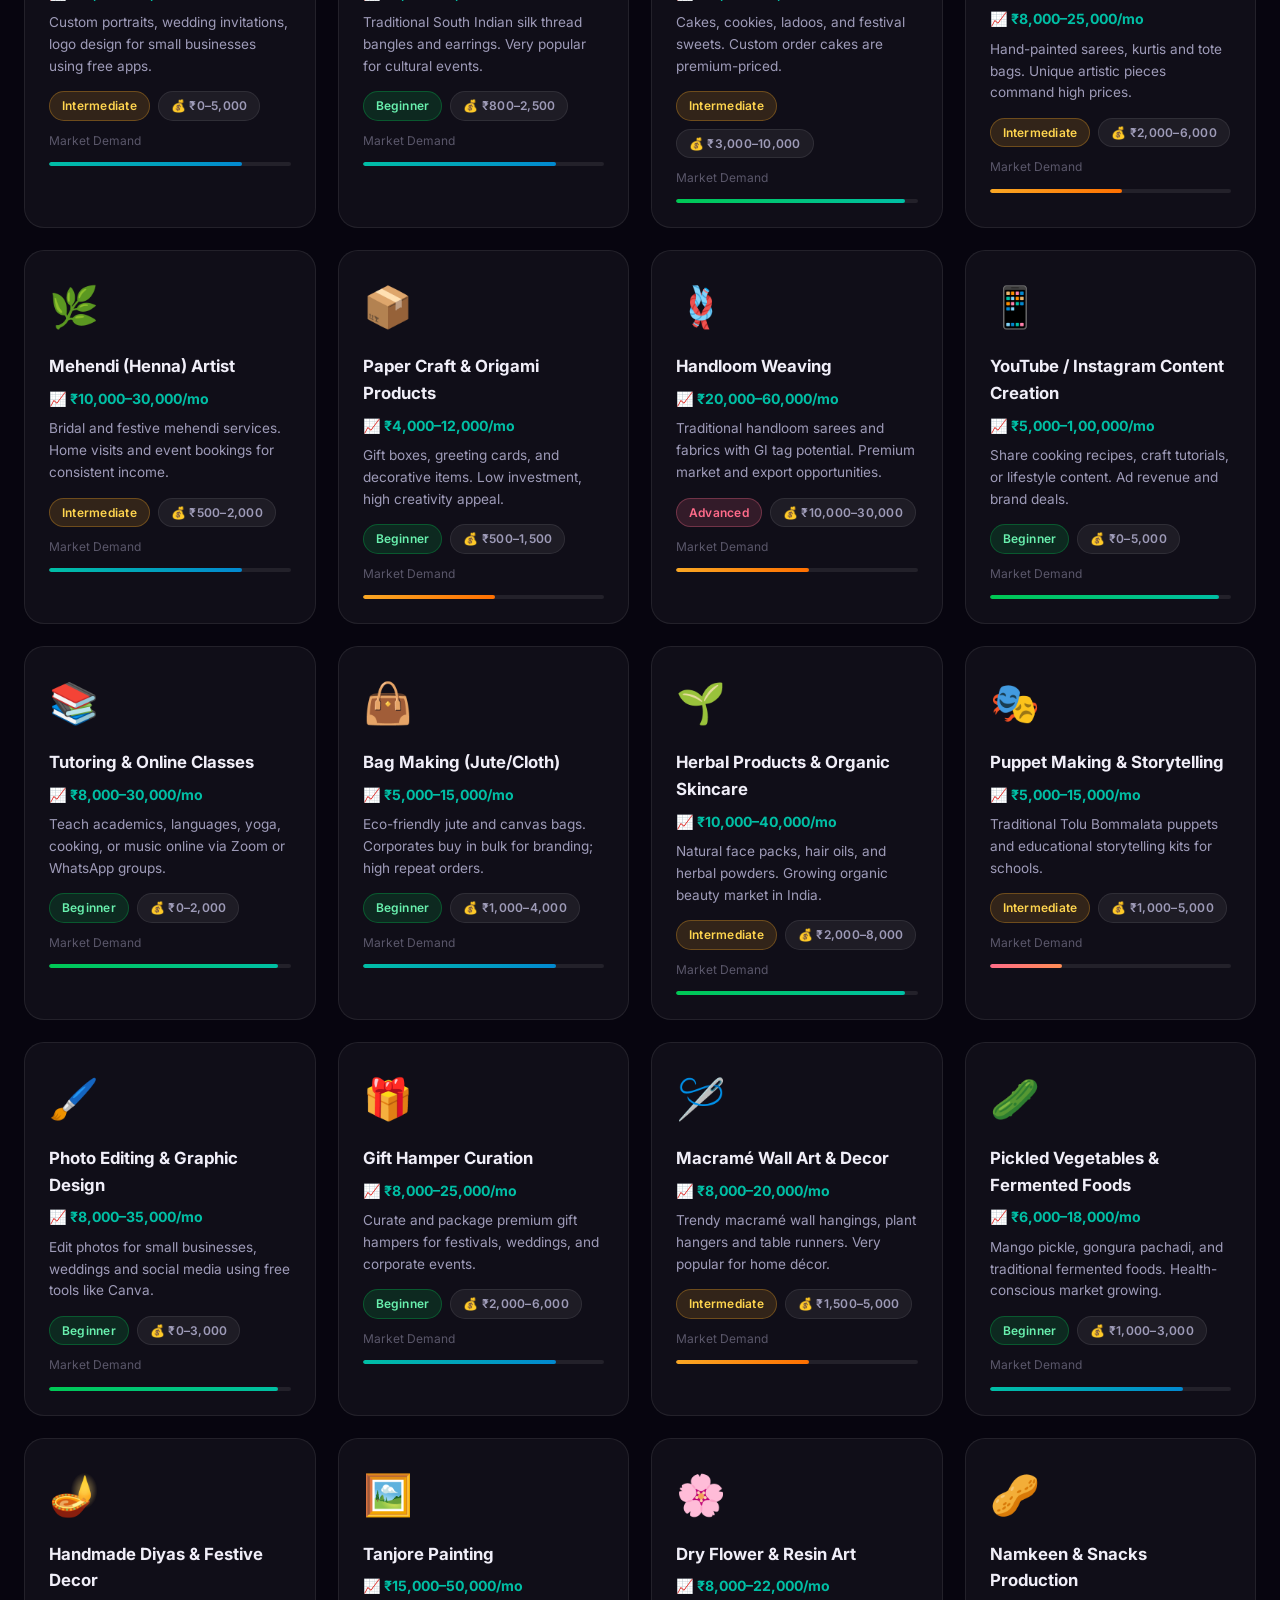
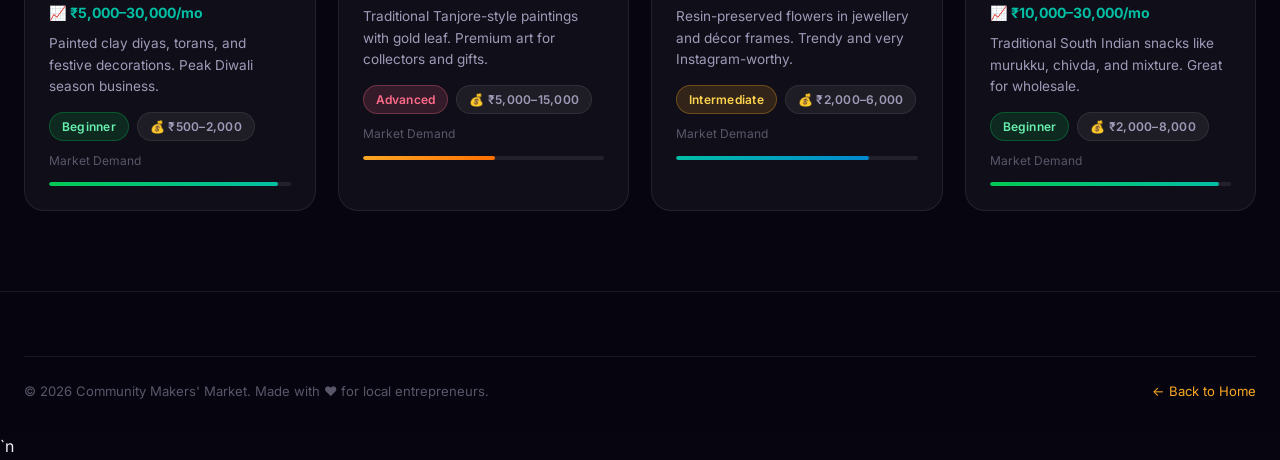
<file: pages/ideas.html>
﻿<!DOCTYPE html>
<html lang="en">
<head>
  <meta charset="UTF-8" />
  <meta name="viewport" content="width=device-width, initial-scale=1.0" />
  <title>Business Ideas Hub — Community Makers' Market</title>
  <meta name="description" content="Explore 28+ home-based business ideas with investment estimates, profit potential, and difficulty levels." />
  <link rel="stylesheet" href="../css/style.css" />
  <style>
    .page-hero { padding: calc(var(--nav-height) + 60px) 0 60px; text-align: center; background: linear-gradient(180deg, rgba(249,168,37,0.06) 0%, transparent 100%); }
    .search-box { display: flex; align-items: center; gap: 12px; background: var(--bg-card); border: 1.5px solid var(--border); border-radius: var(--radius-full); padding: 10px 20px; max-width: 480px; margin: 28px auto 0; }
    .search-box input { flex: 1; background: none; border: none; outline: none; color: var(--text-primary); font-size: 0.95rem; }
    .search-box input::placeholder { color: var(--text-muted); }
    .ideas-grid { display: grid; grid-template-columns: repeat(4, 1fr); gap: 22px; }
    .demand-bar { height: 4px; border-radius: 2px; background: rgba(255,255,255,0.08); margin-top: 12px; overflow: hidden; }
    .demand-fill { height: 100%; border-radius: 2px; transition: width 0.6s ease; }
    .demand-high   .demand-fill { background: var(--grad-teal); width: 80%; }
    .demand-very-high .demand-fill { background: var(--grad-green); width: 95%; }
    .demand-medium .demand-fill { background: var(--grad-gold); width: 55%; }
    .demand-low    .demand-fill { background: var(--grad-rose); width: 30%; }
    .idea-card-full { cursor: pointer; }
    .idea-profit { font-size: 0.88rem; font-weight: 700; color: var(--teal); margin: 8px 0; }
    @media(max-width:1024px){ .ideas-grid { grid-template-columns: repeat(2,1fr); } }
    @media(max-width:600px) { .ideas-grid { grid-template-columns: 1fr; } }
  </style>
</head>
<body>
<nav class="navbar">
  <div class="nav-inner">
    <a href="../index.html" class="nav-logo"><div class="nav-logo-icon">🛍️</div><div><span class="nav-logo-text">Community Makers'</span><span class="nav-logo-sub">Market</span></div></a>
    <div class="nav-links">
      <a href="../index.html" class="nav-link" data-i18n="nav.home">Home</a>
      <a href="ideas.html" class="nav-link active" data-i18n="nav.ideas">Business Ideas</a>
      <a href="learn.html" class="nav-link" data-i18n="nav.learn">Learn</a>
      <a href="marketplace.html" class="nav-link" data-i18n="nav.market">Marketplace</a>
      <a href="stories.html" class="nav-link" data-i18n="nav.stories">Stories</a>
      <a href="schemes.html" class="nav-link" data-i18n="nav.schemes">Schemes</a>
      <a href="community.html" class="nav-link" data-i18n="nav.community">Community</a>
    </div>
    <div class="nav-actions">
      <button class="lang-toggle">🌐 <span class="lang-text">తెలుగు</span></button>
      <a href="marketplace.html" class="btn btn-primary btn-sm" data-i18n="nav.cta">Start Selling</a>
    </div>
    <button class="hamburger"><span></span><span></span><span></span></button>
  </div>
</nav>
<div class="mobile-menu">
  <a href="../index.html" data-i18n="mnav.home">🏠 Home</a>
  <a href="ideas.html" data-i18n="mnav.ideas">💡 Business Ideas</a>
  <a href="learn.html" data-i18n="mnav.learn">📚 Learn</a>
  <a href="marketplace.html" data-i18n="mnav.market">🛒 Marketplace</a>
  <a href="stories.html" data-i18n="mnav.stories">⭐ Stories</a>
  <a href="schemes.html" data-i18n="mnav.schemes">🏛️ Schemes</a>
  <a href="community.html" data-i18n="mnav.community">👥 Community</a>
</div>

<div class="page-hero">
  <div class="container">
    <div class="section-eyebrow" data-i18n="ideas.eyebrow">Business Ideas Hub</div>
    <h1 class="section-title">
      <span data-i18n="ideas.title1">Find Your Perfect</span>
      <span class="text-gradient-gold" data-i18n="ideas.title2"> Business Idea</span>
    </h1>
    <p class="section-desc" data-i18n="ideas.desc">28+ home-based opportunities with investment estimates, profit potential &amp; difficulty ratings.</p>
    <div class="search-box">
      <span>🔍</span>
      <input type="text" id="idea-search" data-i18n-placeholder="ideas.search.placeholder" placeholder="Search ideas — e.g. 'cooking', 'jewellery'..." />
    </div>
  </div>
</div>

<section class="section">
  <div class="container">
    <div class="filter-bar" id="idea-filters">
      <button class="filter-pill active" data-filter="all" data-i18n="ideas.filter.all">All Categories</button>
      <button class="filter-pill" data-filter="cooking" data-i18n="ideas.filter.cooking">🍳 Cooking &amp; Food</button>
      <button class="filter-pill" data-filter="crafting" data-i18n="ideas.filter.crafting">✂️ Crafting</button>
      <button class="filter-pill" data-filter="jewelry" data-i18n="ideas.filter.jewelry">💍 Jewellery</button>
      <button class="filter-pill" data-filter="tailoring" data-i18n="ideas.filter.tailoring">🧵 Tailoring</button>
      <button class="filter-pill" data-filter="painting" data-i18n="ideas.filter.painting">🎨 Painting &amp; Art</button>
      <button class="filter-pill" data-filter="digital" data-i18n="ideas.filter.digital">💻 Digital</button>
    </div>
    <div class="filter-bar" id="diff-filters">
      <button class="filter-pill active" data-diff="all" data-i18n="ideas.diff.all">All Levels</button>
      <button class="filter-pill" data-diff="beginner" data-i18n="ideas.diff.beginner">🟢 Beginner</button>
      <button class="filter-pill" data-diff="intermediate" data-i18n="ideas.diff.intermediate">🟡 Intermediate</button>
      <button class="filter-pill" data-diff="advanced" data-i18n="ideas.diff.advanced">🔴 Advanced</button>
    </div>
    <div class="ideas-grid" id="ideas-grid"></div>
    <div id="no-results" style="display:none; text-align:center; padding:60px 0; color:var(--text-secondary);">
      <div style="font-size:3rem;margin-bottom:16px">🔍</div>
      <p>No ideas found. Try a different search or filter.</p>
    </div>
  </div>
</section>

<!-- IDEA DETAIL MODAL -->
<div class="modal-overlay" id="idea-modal">
  <div class="modal" style="max-width:600px">
    <button class="modal-close">✕</button>
    <div id="modal-content"></div>
  </div>
</div>

<a href="https://wa.me/919000000000?text=Hello!" target="_blank" class="wa-float">💬</a>
<footer class="footer"><div class="container"><div class="footer-bottom"><span data-i18n="footer.copy">© 2026 Community Makers' Market</span><span><a href="../index.html" style="color:var(--gold)" data-i18n="footer.back">← Back to Home</a></span></div></div></footer>

<script src="../js/translations.js"></script>
<script src="../js/data.js"></script>`n<script src="../js/store.js"></script>
<script src="../js/main.js"></script>
<script>
let activeCategory = 'all', activeDiff = 'all', searchQuery = '';
const diffBadge = { beginner:'badge-green', intermediate:'badge-gold', advanced:'badge-rose' };

function renderIdeas() {
  const grid = document.getElementById('ideas-grid');
  const noRes = document.getElementById('no-results');
  const filtered = CMM_DATA.businessIdeas.filter(idea => {
    const catMatch = activeCategory === 'all' || idea.category === activeCategory;
    const diffMatch = activeDiff === 'all' || idea.difficulty === activeDiff;
    const searchMatch = !searchQuery || idea.title.toLowerCase().includes(searchQuery) || idea.desc.toLowerCase().includes(searchQuery) || (idea.tags||[]).some(t => t.includes(searchQuery));
    return catMatch && diffMatch && searchMatch;
  });
  grid.innerHTML = '';
  if (!filtered.length) { noRes.style.display = 'block'; return; }
  noRes.style.display = 'none';
  const demandLabel = CMM.t('ideas.demand.label');
  filtered.forEach((idea, i) => {
    const delay = (i % 4) + 1;
    const diffLabel = CMM.t('badge.'+idea.difficulty) || idea.difficulty;
    grid.innerHTML += `
      <div class="idea-card idea-card-full reveal reveal-delay-${delay}" onclick="showIdeaDetail(${idea.id})">
        <div class="idea-icon">${idea.icon}</div>
        <div class="idea-title">${idea.title}</div>
        <div class="idea-profit">📈 ${idea.profit}</div>
        <div class="idea-desc">${idea.desc}</div>
        <div class="idea-meta" style="margin-bottom:10px">
          <span class="badge ${diffBadge[idea.difficulty]}">${diffLabel}</span>
          <span class="badge badge-muted">💰 ${idea.investment}</span>
        </div>
        <div style="font-size:0.75rem; color:var(--text-muted); margin-bottom:4px">${demandLabel}</div>
        <div class="demand-bar demand-${idea.demand}"><div class="demand-fill"></div></div>
      </div>`;
  });
  CMM.observeNewRevealElements();
}

function showIdeaDetail(id) {
  const idea = CMM_DATA.businessIdeas.find(i => i.id === id);
  if (!idea) return;
  const investLabel = CMM.t('ideas.modal.invest');
  const incomeLabel = CMM.t('ideas.modal.income');
  const learnBtn = CMM.t('ideas.modal.learn');
  const fundBtn = CMM.t('ideas.modal.funding');
  const diffLabel = CMM.t('badge.'+idea.difficulty) || idea.difficulty;
  const demandText = idea.demand === 'very-high' ? 'Very High' : idea.demand.charAt(0).toUpperCase()+idea.demand.slice(1);
  document.getElementById('modal-content').innerHTML = `
    <div style="font-size:3.5rem; text-align:center; margin-bottom:20px">${idea.icon}</div>
    <h2 style="font-size:1.5rem; margin-bottom:8px">${idea.title}</h2>
    <div style="display:flex; gap:8px; margin-bottom:20px; flex-wrap:wrap">
      <span class="badge ${diffBadge[idea.difficulty]}">${diffLabel}</span>
      <span class="badge badge-teal">📈 ${demandText} Demand</span>
    </div>
    <p style="color:var(--text-secondary); line-height:1.7; margin-bottom:20px">${idea.desc}</p>
    <div style="display:grid; grid-template-columns:1fr 1fr; gap:12px; margin-bottom:24px">
      <div class="card" style="padding:16px">
        <div style="font-size:0.75rem; color:var(--text-muted); margin-bottom:6px">${investLabel}</div>
        <div style="font-family:var(--font-heading); font-size:1.2rem; color:var(--gold)">${idea.investment}</div>
      </div>
      <div class="card" style="padding:16px">
        <div style="font-size:0.75rem; color:var(--text-muted); margin-bottom:6px">${incomeLabel}</div>
        <div style="font-family:var(--font-heading); font-size:1.2rem; color:var(--teal)">${idea.profit}</div>
      </div>
    </div>
    <div style="display:flex; gap:10px">
      <a href="learn.html" class="btn btn-primary" style="flex:1">${learnBtn}</a>
      <a href="schemes.html" class="btn btn-ghost" style="flex:1">${fundBtn}</a>
    </div>`;
  CMM.openModal('idea-modal');
}

// Filter listeners
document.getElementById('idea-filters').addEventListener('click', e => {
  if (!e.target.classList.contains('filter-pill')) return;
  document.querySelectorAll('#idea-filters .filter-pill').forEach(p => p.classList.remove('active'));
  e.target.classList.add('active');
  activeCategory = e.target.dataset.filter;
  renderIdeas();
});
document.getElementById('diff-filters').addEventListener('click', e => {
  if (!e.target.classList.contains('filter-pill')) return;
  document.querySelectorAll('#diff-filters .filter-pill').forEach(p => p.classList.remove('active'));
  e.target.classList.add('active');
  activeDiff = e.target.dataset.diff;
  renderIdeas();
});
document.getElementById('idea-search').addEventListener('input', e => {
  searchQuery = e.target.value.toLowerCase().trim();
  renderIdeas();
});

window.CMM_RERENDER = function(lang) { renderIdeas(); };
renderIdeas();
</script>
</body>
</html>
</file>
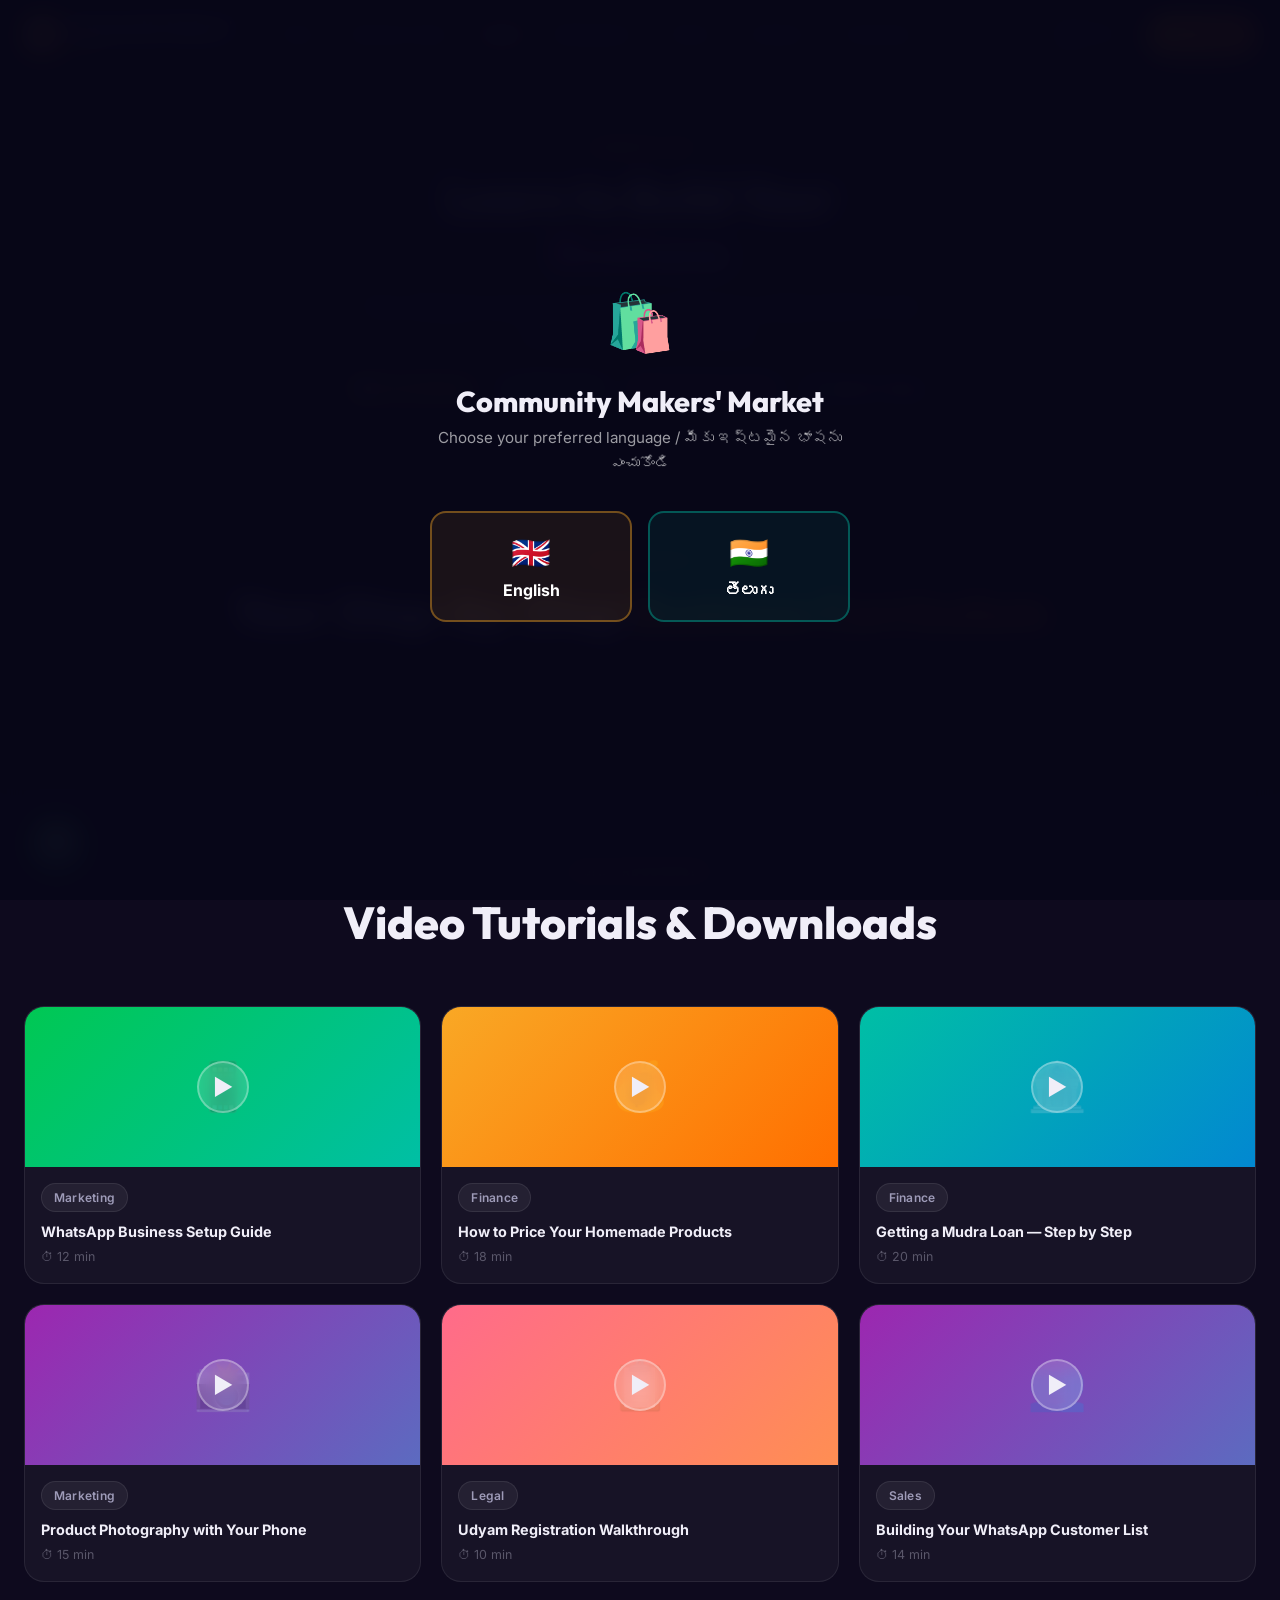
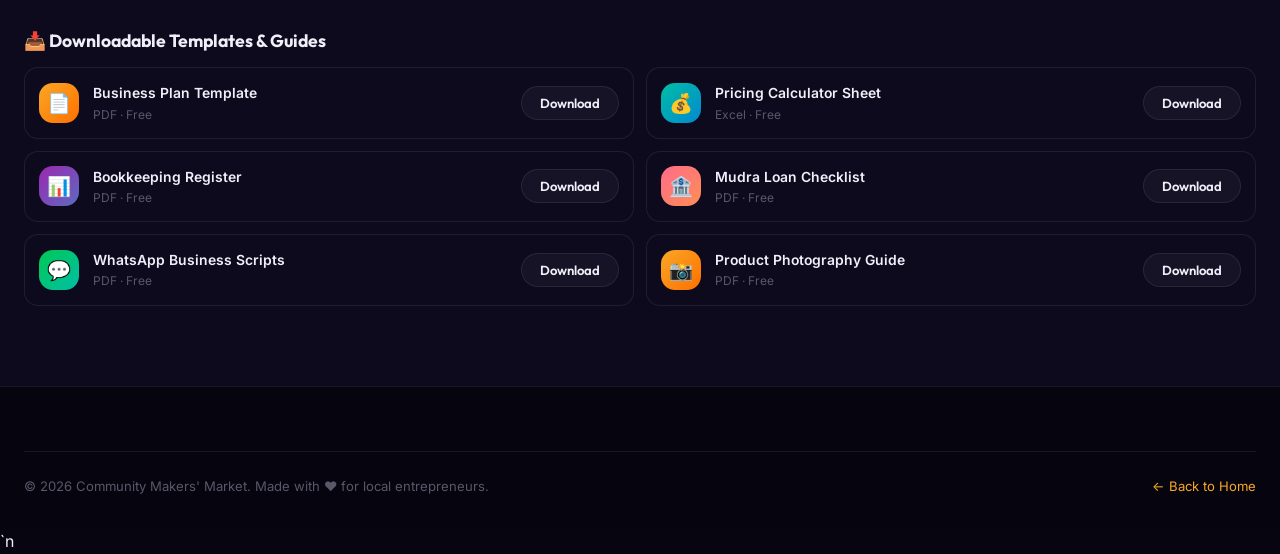
<file: pages/learn.html>
﻿<!DOCTYPE html>
<html lang="en">
<head>
  <meta charset="UTF-8" />
  <meta name="viewport" content="width=device-width, initial-scale=1.0" />
  <title>Learning Hub — Community Makers' Market</title>
  <meta name="description" content="Free bilingual business courses — from planning your idea to scaling your income. Learn at your own pace." />
  <link rel="stylesheet" href="../css/style.css" />
  <style>
    .page-hero { padding: calc(var(--nav-height) + 60px) 0 60px; text-align: center; background: linear-gradient(180deg, rgba(92,107,192,0.06) 0%, transparent 100%); }
    .module-card { background: var(--bg-card); border: 1px solid var(--border); border-radius: var(--radius-lg); overflow: hidden; transition: var(--transition); }
    .module-card:hover { box-shadow: var(--shadow-card); border-color: var(--border-hover); transform: translateY(-3px); }
    .module-header { padding: 24px 28px 0; display: flex; gap: 16px; align-items: flex-start; }
    .module-icon-box { width: 56px; height: 56px; border-radius: var(--radius-md); display: grid; place-items: center; font-size: 1.8rem; flex-shrink: 0; }
    .module-body { padding: 16px 28px 24px; }
    .module-topics { display: flex; flex-wrap: wrap; gap: 6px; margin: 14px 0; }
    .module-topic-pill { background: rgba(255,255,255,0.05); border: 1px solid var(--border); border-radius: var(--radius-full); padding: 4px 10px; font-size: 0.75rem; color: var(--text-secondary); }
    .module-actions { display: flex; gap: 10px; margin-top: 16px; }
    .progress-bar-wrap { height: 5px; background: rgba(255,255,255,0.08); border-radius: 3px; margin-top: 14px; overflow: hidden; }
    .progress-bar-fill { height: 100%; border-radius: 3px; background: var(--grad-teal); transition: width 0.5s ease; }
    /* MODULE VIEWER MODAL */
    .module-viewer { display: grid; grid-template-columns: 280px 1fr; height: 80vh; max-height: 640px; gap: 0; }
    .lesson-sidebar { background: var(--bg-secondary); border-right: 1px solid var(--border); overflow-y: auto; }
    .lesson-sidebar-header { padding: 16px 20px; border-bottom: 1px solid var(--border); }
    .lesson-item { display: flex; align-items: center; gap: 10px; padding: 12px 20px; cursor: pointer; border-bottom: 1px solid rgba(255,255,255,0.04); transition: var(--transition-fast); font-size: 0.84rem; }
    .lesson-item:hover { background: rgba(255,255,255,0.04); }
    .lesson-item.active { background: rgba(92,107,192,0.12); border-left: 3px solid var(--indigo, #5C6BC0); }
    .lesson-item.done { color: var(--teal); }
    .lesson-check { width: 20px; height: 20px; border-radius: 50%; border: 2px solid var(--border); display: grid; place-items: center; font-size: 0.65rem; flex-shrink: 0; transition: var(--transition-fast); }
    .lesson-item.done .lesson-check { background: var(--teal); border-color: var(--teal); color: #000; }
    .lesson-item.active .lesson-check { border-color: #5C6BC0; }
    .lesson-content-panel { display: flex; flex-direction: column; overflow: hidden; }
    .lesson-content-header { padding: 20px 24px; border-bottom: 1px solid var(--border); display: flex; justify-content: space-between; align-items: center; flex-shrink: 0; }
    .lesson-content-body { flex: 1; overflow-y: auto; padding: 24px; }
    .lesson-content-text { font-size: 0.92rem; line-height: 1.85; color: var(--text-secondary); white-space: pre-wrap; word-break: break-word; }
    .lesson-content-footer { padding: 16px 24px; border-top: 1px solid var(--border); display: flex; gap: 12px; flex-shrink: 0; }
    .video-card { background: var(--bg-card); border: 1px solid var(--border); border-radius: var(--radius-lg); overflow: hidden; transition: var(--transition); }
    .video-card:hover { transform: translateY(-3px); box-shadow: var(--shadow-card); }
    .video-thumb { position: relative; height: 160px; display: grid; place-items: center; background: var(--bg-secondary); }
    .play-btn { width: 52px; height: 52px; border-radius: 50%; background: rgba(255,255,255,0.15); backdrop-filter: blur(8px); display: grid; place-items: center; font-size: 1.4rem; cursor: pointer; transition: var(--transition-fast); border: 2px solid rgba(255,255,255,0.3); }
    .play-btn:hover { background: rgba(255,255,255,0.25); transform: scale(1.1); }
    .video-body { padding: 16px; }
    .download-item { display: flex; align-items: center; gap: 14px; padding: 14px; background: var(--bg-secondary); border: 1px solid var(--border); border-radius: var(--radius-md); transition: var(--transition-fast); }
    .download-item:hover { border-color: var(--border-hover); }
    .download-icon { width: 40px; height: 40px; border-radius: var(--radius-md); display: grid; place-items: center; font-size: 1.2rem; flex-shrink: 0; }
    @media(max-width:768px) { .module-viewer { grid-template-columns: 1fr; height: auto; max-height: 90vh; } .lesson-sidebar { max-height: 200px; } }
  </style>
</head>
<body>
<nav class="navbar">
  <div class="nav-inner">
    <a href="../index.html" class="nav-logo"><div class="nav-logo-icon">🛍️</div><div><span class="nav-logo-text">Community Makers'</span><span class="nav-logo-sub">Market</span></div></a>
    <div class="nav-links">
      <a href="../index.html" class="nav-link" data-i18n="nav.home">Home</a>
      <a href="ideas.html" class="nav-link" data-i18n="nav.ideas">Business Ideas</a>
      <a href="learn.html" class="nav-link active" data-i18n="nav.learn">Learn</a>
      <a href="marketplace.html" class="nav-link" data-i18n="nav.market">Marketplace</a>
      <a href="stories.html" class="nav-link" data-i18n="nav.stories">Stories</a>
      <a href="schemes.html" class="nav-link" data-i18n="nav.schemes">Schemes</a>
      <a href="community.html" class="nav-link" data-i18n="nav.community">Community</a>
    </div>
    <div class="nav-actions">
      <button class="lang-toggle">🌐 <span class="lang-text">తెలుగు</span></button>
      <a href="marketplace.html" class="btn btn-primary btn-sm" data-i18n="nav.cta">Start Selling</a>
    </div>
    <button class="hamburger"><span></span><span></span><span></span></button>
  </div>
</nav>
<div class="mobile-menu">
  <a href="../index.html" data-i18n="mnav.home">🏠 Home</a>
  <a href="ideas.html" data-i18n="mnav.ideas">💡 Business Ideas</a>
  <a href="learn.html" data-i18n="mnav.learn">📚 Learn</a>
  <a href="marketplace.html" data-i18n="mnav.market">🛒 Marketplace</a>
  <a href="stories.html" data-i18n="mnav.stories">⭐ Stories</a>
  <a href="schemes.html" data-i18n="mnav.schemes">🏛️ Schemes</a>
  <a href="community.html" data-i18n="mnav.community">👥 Community</a>
</div>

<div class="page-hero">
  <div class="container">
    <div class="section-eyebrow" data-i18n="learn.eyebrow">Learning Hub</div>
    <h1 class="section-title">
      <span data-i18n="learn.title1">Learn to Build Your</span>
      <br><span class="text-gradient-purple" data-i18n="learn.title2">Business</span>
    </h1>
    <p class="section-desc" data-i18n="learn.desc">Free, bilingual courses from business planning to scaling. Built for real entrepreneurs, not just theory.</p>
    <div style="display:flex; gap:10px; justify-content:center; margin-top:24px; flex-wrap:wrap">
      <span class="badge badge-gold" data-i18n="learn.badge1">✅ 5 Core Modules</span>
      <span class="badge badge-teal" data-i18n="learn.badge2">🎥 Video + Text</span>
      <span class="badge badge-purple" data-i18n="learn.badge3">📥 Downloads Included</span>
      <span class="badge badge-indigo" data-i18n="learn.badge4">🌐 English & Telugu</span>
    </div>
  </div>
</div>

<!-- MODULES -->
<section class="section">
  <div class="container">
    <div class="section-header reveal">
      <div class="section-eyebrow" data-i18n="learn.modules.eyebrow">Core Modules</div>
      <h2 class="section-title">
        <span data-i18n="learn.modules.title1">Your Step-by-Step</span>
        <span class="text-gradient-gold" data-i18n="learn.modules.title2"> Business Curriculum</span>
      </h2>
    </div>
    <div id="modules-grid" style="display:flex; flex-direction:column; gap:20px"></div>
  </div>
</section>

<!-- QUICK RESOURCES -->
<section class="section" style="background:var(--bg-secondary)">
  <div class="container">
    <div class="section-header reveal">
      <div class="section-eyebrow" data-i18n="learn.resources.eyebrow">Quick Resources</div>
      <h2 class="section-title"><span data-i18n="learn.resources.title">Video Tutorials & Downloads</span></h2>
    </div>
    <div class="grid-3" id="videos-grid" style="gap:20px; margin-bottom:48px"></div>
    <div class="reveal">
      <h3 style="font-size:1.1rem; margin-bottom:16px" data-i18n="learn.downloads.title">📥 Downloadable Templates & Guides</h3>
      <div id="downloads-list" style="display:grid; grid-template-columns:1fr 1fr; gap:12px"></div>
    </div>
  </div>
</section>

<!-- MODULE VIEWER MODAL -->
<div class="modal-overlay" id="module-modal">
  <div class="modal" style="max-width:900px; padding:0; overflow:hidden; border-radius:var(--radius-xl)">
    <button class="modal-close" style="position:absolute;top:12px;right:14px;z-index:10">✕</button>
    <div class="module-viewer" id="module-viewer-content"></div>
  </div>
</div>

<a href="https://wa.me/919000000000" target="_blank" class="wa-float">💬</a>
<footer class="footer"><div class="container"><div class="footer-bottom"><span data-i18n="footer.copy">© 2026 Community Makers' Market</span><span><a href="../index.html" style="color:var(--gold)" data-i18n="footer.back">← Back to Home</a></span></div></div></footer>

<script src="../js/translations.js"></script>
<script src="../js/data.js"></script>`n<script src="../js/store.js"></script>
<script src="../js/main.js"></script>
<script>
const modColors = ['var(--grad-gold)','var(--grad-teal)','var(--grad-purple)','var(--grad-rose)','var(--grad-indigo, linear-gradient(135deg,#3F51B5,#7986CB))'];
const levelKeys = { beginner: 'badge.beginner', intermediate: 'badge.intermediate', advanced: 'badge.advanced' };
const levelClasses = { beginner: 'badge-green', intermediate: 'badge-gold', advanced: 'badge-rose' };

// Track completed lessons
function getCompleted(moduleId) {
  try { return JSON.parse(localStorage.getItem(`cmm-module-${moduleId}`) || '[]'); } catch { return []; }
}
function markComplete(moduleId, lessonId) {
  const done = getCompleted(moduleId);
  if (!done.includes(lessonId)) { done.push(lessonId); localStorage.setItem(`cmm-module-${moduleId}`, JSON.stringify(done)); }
}
function isComplete(moduleId, lessonId) { return getCompleted(moduleId).includes(lessonId); }

function renderModules() {
  const grid = document.getElementById('modules-grid');
  grid.innerHTML = '';
  CMM_DATA.modules.forEach((m, i) => {
    const done = getCompleted(m.id);
    const pct = Math.round((done.length / m.lessons.length) * 100);
    const levelLabel = CMM.t(levelKeys[m.level] || 'badge.beginner');
    grid.innerHTML += `
      <div class="module-card reveal reveal-delay-${(i%3)+1}">
        <div class="module-header">
          <div class="module-icon-box" style="background:${modColors[i]}">${m.icon}</div>
          <div style="flex:1">
            <div style="display:flex;gap:8px;align-items:center;flex-wrap:wrap;margin-bottom:8px">
              <span class="badge ${levelClasses[m.level]}">${levelLabel}</span>
              <span style="font-size:0.78rem;color:var(--text-muted)">⏱ ${m.duration} · ${m.lessons.length} <span data-i18n="learn.lessons">${CMM.t('learn.lessons')}</span></span>
            </div>
            <h3 style="font-size:1.1rem; margin-bottom:4px">${m.title}</h3>
            <p style="font-size:0.85rem; color:var(--text-secondary); line-height:1.6; margin-bottom:0">${m.desc}</p>
          </div>
        </div>
        <div class="module-body">
          <div class="module-topics">
            ${m.topics.map(tp => `<span class="module-topic-pill">${tp}</span>`).join('')}
          </div>
          <div class="progress-bar-wrap">
            <div class="progress-bar-fill" style="width:${pct}%"></div>
          </div>
          <div style="display:flex;justify-content:space-between;align-items:center;margin-top:6px;margin-bottom:14px">
            <span style="font-size:0.75rem;color:var(--text-muted)">${done.length}/${m.lessons.length} completed</span>
            <span style="font-size:0.75rem;color:var(--teal)">${pct}%</span>
          </div>
          <div class="module-actions">
            <button class="btn btn-primary btn-sm" onclick="openModule(${m.id})">
              ${pct === 0 ? CMM.t('btn.learn.start') : pct === 100 ? '🏆 Review' : '▶ Continue'}
            </button>
            <button class="btn btn-ghost btn-sm" onclick="CMM.showToast('PDF downloading...','📥')" data-i18n="btn.pdf.guide">${CMM.t('btn.pdf.guide')}</button>
          </div>
        </div>
      </div>`;
  });
  CMM.observeNewRevealElements();
}

function openModule(moduleId, startLessonIndex = 0) {
  const m = CMM_DATA.modules.find(x => x.id === moduleId);
  if (!m) return;
  const done = getCompleted(moduleId);
  // Find first incomplete lesson or use given index
  let lessonIdx = startLessonIndex;
  if (done.length > 0 && startLessonIndex === 0) {
    lessonIdx = Math.min(done.length, m.lessons.length - 1);
  }
  renderModuleViewer(m, lessonIdx);
  CMM.openModal('module-modal');
}

function renderModuleViewer(m, activeLessonIdx) {
  const done = getCompleted(m.id);
  const lesson = m.lessons[activeLessonIdx];
  const mi = CMM_DATA.modules.indexOf(m);
  document.getElementById('module-viewer-content').innerHTML = `
    <div class="lesson-sidebar">
      <div class="lesson-sidebar-header">
        <div style="display:flex;gap:10px;align-items:center">
          <div style="width:36px;height:36px;border-radius:var(--radius-md);background:${modColors[mi]};display:grid;place-items:center;font-size:1.1rem;flex-shrink:0">${m.icon}</div>
          <div>
            <div style="font-weight:700;font-size:0.88rem;line-height:1.3">${m.title}</div>
            <div style="font-size:0.72rem;color:var(--text-muted);margin-top:2px">${done.length}/${m.lessons.length} complete</div>
          </div>
        </div>
        <div class="progress-bar-wrap" style="margin-top:10px">
          <div class="progress-bar-fill" style="width:${Math.round(done.length/m.lessons.length*100)}%"></div>
        </div>
      </div>
      ${m.lessons.map((l, idx) => `
        <div class="lesson-item ${done.includes(l.id) ? 'done' : ''} ${idx === activeLessonIdx ? 'active' : ''}" onclick="switchLesson(${m.id},${idx})">
          <div class="lesson-check">${done.includes(l.id) ? '✓' : ''}</div>
          <div>
            <div style="font-weight:500;line-height:1.3">${l.title}</div>
            <div style="font-size:0.72rem;color:var(--text-muted);margin-top:2px">⏱ ${l.duration}</div>
          </div>
        </div>`).join('')}
    </div>
    <div class="lesson-content-panel">
      <div class="lesson-content-header">
        <div>
          <div style="font-size:0.72rem;color:var(--text-muted);text-transform:uppercase;letter-spacing:0.08em;margin-bottom:4px">${CMM.t('learn.modal.lessons')} ${activeLessonIdx + 1} of ${m.lessons.length}</div>
          <div style="font-weight:700;font-size:1rem">${lesson.title}</div>
        </div>
        <span style="font-size:0.78rem;color:var(--text-muted)">⏱ ${lesson.duration}</span>
      </div>
      <div class="lesson-content-body">
        <div class="lesson-content-text">${lesson.content}</div>
      </div>
      <div class="lesson-content-footer">
        <button class="btn btn-primary btn-sm" onclick="completeThenNext(${m.id},${activeLessonIdx})">
          ${done.includes(lesson.id) ? CMM.t('learn.modal.next') : CMM.t('learn.modal.complete')}
        </button>
        ${activeLessonIdx > 0 ? `<button class="btn btn-ghost btn-sm" onclick="switchLesson(${m.id},${activeLessonIdx-1})">← Prev</button>` : ''}
        ${activeLessonIdx < m.lessons.length - 1 ? `<button class="btn btn-ghost btn-sm" onclick="switchLesson(${m.id},${activeLessonIdx+1})">${CMM.t('learn.modal.next')}</button>` : ''}
      </div>
    </div>`;
}

function switchLesson(moduleId, idx) {
  const m = CMM_DATA.modules.find(x => x.id === moduleId);
  if (m) renderModuleViewer(m, idx);
}

function completeThenNext(moduleId, currentIdx) {
  const m = CMM_DATA.modules.find(x => x.id === moduleId);
  if (!m) return;
  const lesson = m.lessons[currentIdx];
  markComplete(moduleId, lesson.id);
  // Update the module card progress
  renderModules();
  // Move to next
  const nextIdx = currentIdx + 1;
  if (nextIdx < m.lessons.length) {
    renderModuleViewer(m, nextIdx);
  } else {
    CMM.closeModal('module-modal');
    CMM.showToast('🎉 Module Complete! Well done!', '🏆', 5000);
    renderModules();
  }
}

// Re-render on language switch
window.CMM_RERENDER = function(lang) {
  renderModules();
};

// Videos
const videos = [
  { title: 'WhatsApp Business Setup Guide', icon: '📱', color: 'var(--grad-green)', duration: '12 min', category: 'Marketing' },
  { title: 'How to Price Your Homemade Products', icon: '💰', color: 'var(--grad-gold)', duration: '18 min', category: 'Finance' },
  { title: 'Getting a Mudra Loan — Step by Step', icon: '🏦', color: 'var(--grad-teal)', duration: '20 min', category: 'Finance' },
  { title: 'Product Photography with Your Phone', icon: '📸', color: 'var(--grad-purple)', duration: '15 min', category: 'Marketing' },
  { title: 'Udyam Registration Walkthrough', icon: '📋', color: 'var(--grad-rose)', duration: '10 min', category: 'Legal' },
  { title: 'Building Your WhatsApp Customer List', icon: '👥', color: 'var(--grad-indigo,var(--grad-purple))', duration: '14 min', category: 'Sales' },
];
const vGrid = document.getElementById('videos-grid');
videos.forEach(v => {
  vGrid.innerHTML += `
    <div class="video-card">
      <div class="video-thumb" style="background:${v.color}">
        <div style="font-size:3rem; position:absolute; opacity:0.2">${v.icon}</div>
        <div class="play-btn" onclick="CMM.showToast('Loading video...','▶')">▶</div>
      </div>
      <div class="video-body">
        <span class="badge badge-muted" style="margin-bottom:8px">${v.category}</span>
        <div style="font-weight:700;font-size:0.9rem;margin-bottom:4px">${v.title}</div>
        <div style="font-size:0.78rem;color:var(--text-muted)">⏱ ${v.duration}</div>
      </div>
    </div>`;
});

// Downloads
const downloads = [
  { name: 'Business Plan Template', icon: '📄', color: 'var(--grad-gold)', format: 'PDF' },
  { name: 'Pricing Calculator Sheet', icon: '💰', color: 'var(--grad-teal)', format: 'Excel' },
  { name: 'Bookkeeping Register', icon: '📊', color: 'var(--grad-purple)', format: 'PDF' },
  { name: 'Mudra Loan Checklist', icon: '🏦', color: 'var(--grad-rose)', format: 'PDF' },
  { name: 'WhatsApp Business Scripts', icon: '💬', color: 'var(--grad-green)', format: 'PDF' },
  { name: 'Product Photography Guide', icon: '📸', color: 'var(--grad-gold)', format: 'PDF' },
];
const dlList = document.getElementById('downloads-list');
downloads.forEach(d => {
  dlList.innerHTML += `
    <div class="download-item">
      <div class="download-icon" style="background:${d.color}">${d.icon}</div>
      <div style="flex:1">
        <div style="font-weight:600;font-size:0.87rem">${d.name}</div>
        <div style="font-size:0.75rem;color:var(--text-muted)">${d.format} · Free</div>
      </div>
      <button class="btn btn-ghost btn-sm" onclick="CMM.showToast('${d.name} downloading...','📥')" data-i18n="btn.download">${CMM.t('btn.download')}</button>
    </div>`;
});

renderModules();
</script>
</body>
</html>
</file>
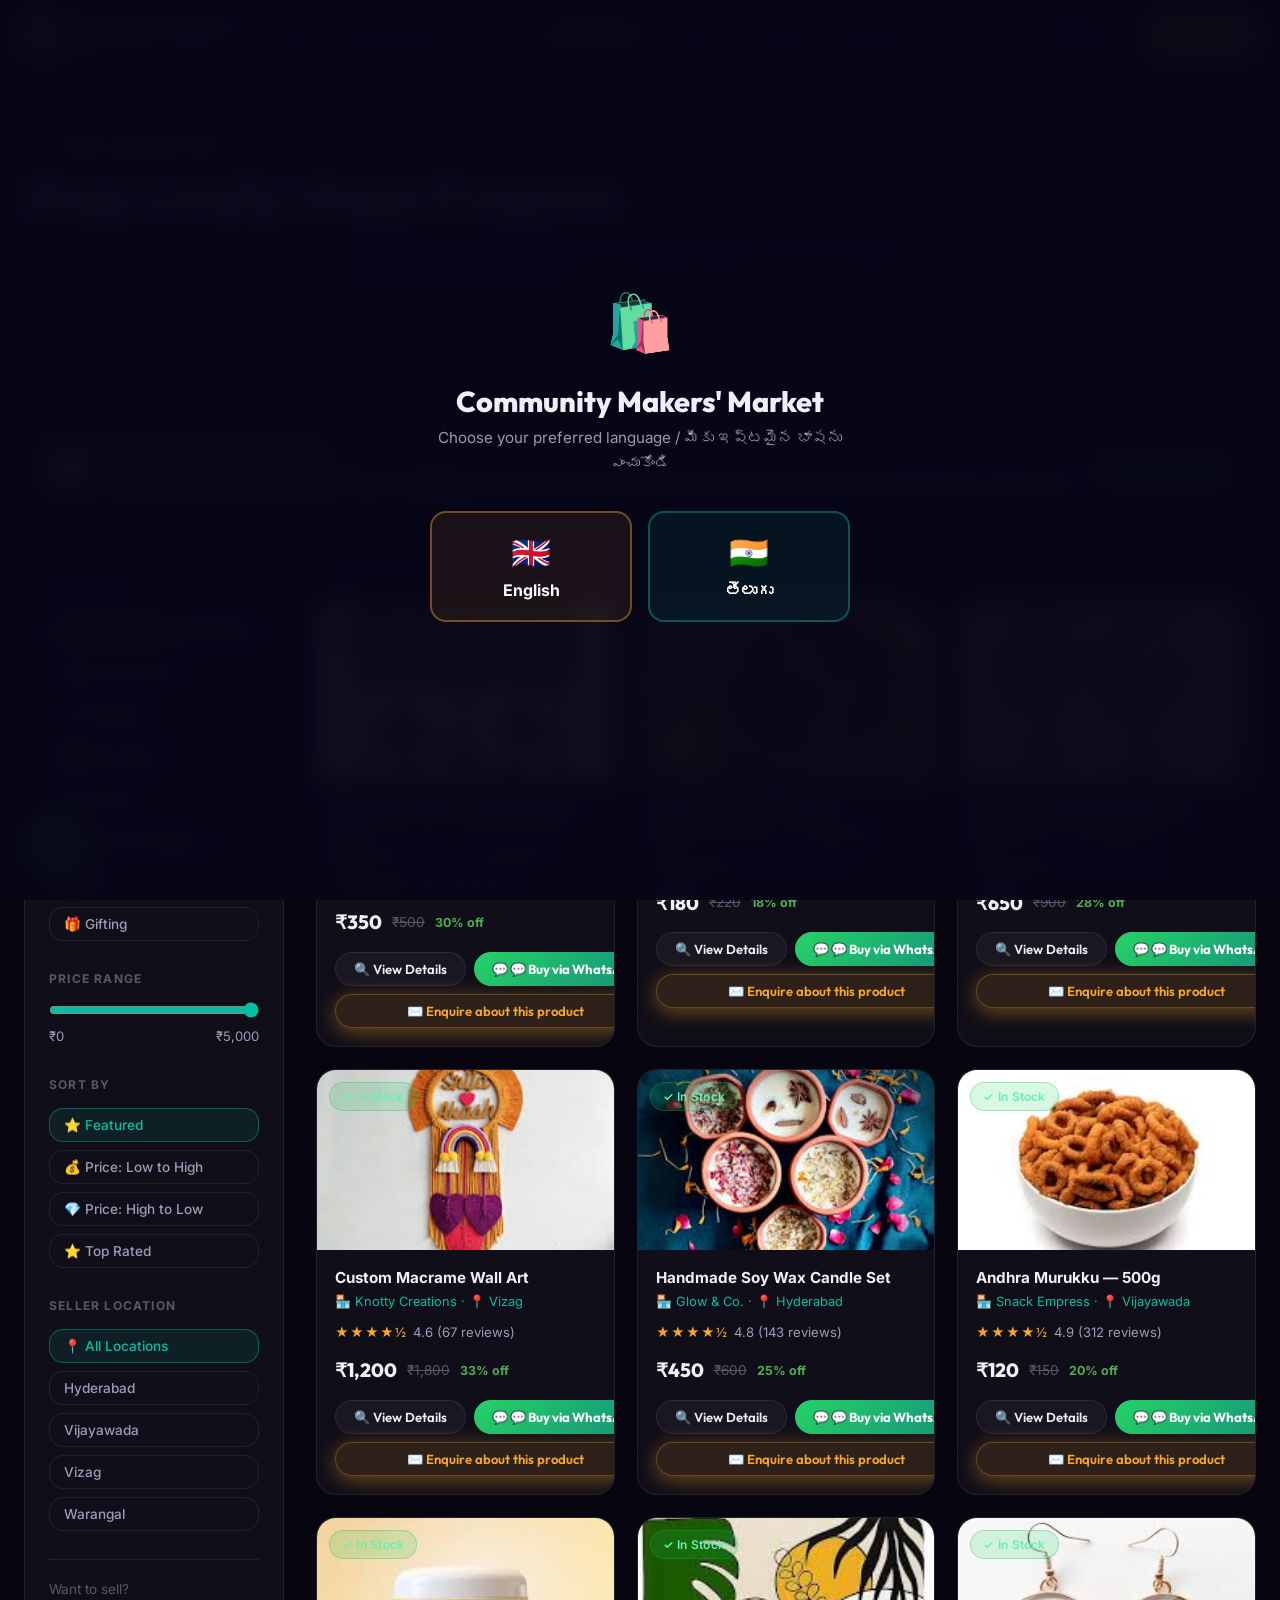
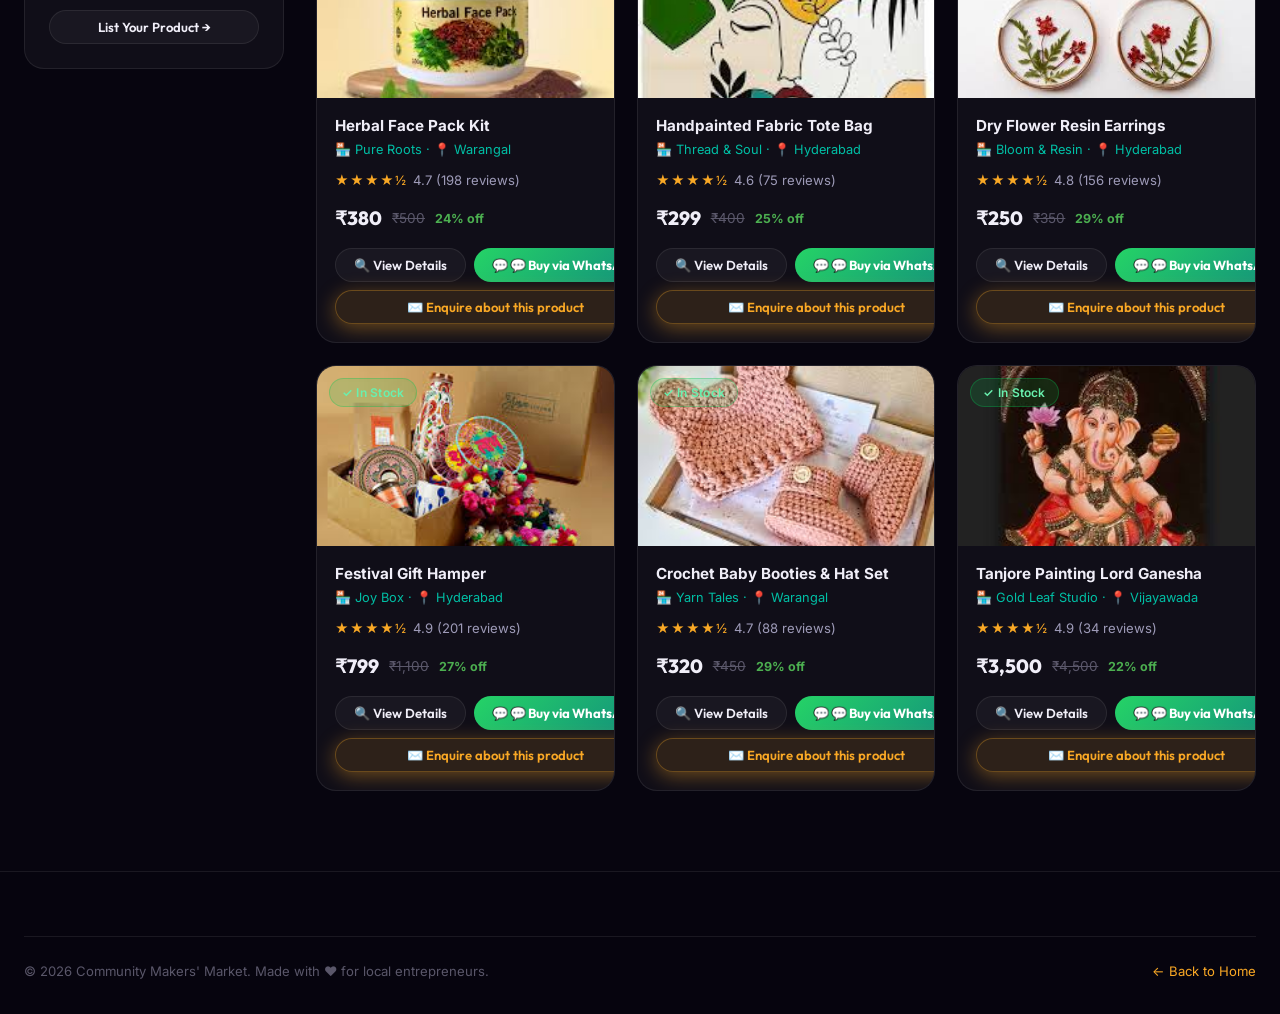
<file: pages/marketplace.html>
﻿<!DOCTYPE html>
<html lang="en">
<head>
  <meta charset="UTF-8" />
  <meta name="viewport" content="width=device-width, initial-scale=1.0" />
  <title>Marketplace — Community Makers' Market</title>
  <meta name="description" content="Shop authentic handmade products from local artisans. Contact sellers directly via WhatsApp." />
  <link rel="stylesheet" href="../css/style.css" />
  <style>
    .page-hero { padding: calc(var(--nav-height) + 60px) 0 40px; background: linear-gradient(180deg, rgba(0,191,165,0.06) 0%, transparent 100%); }
    .marketplace-layout { display: grid; grid-template-columns: 260px 1fr; gap: 32px; align-items: start; }
    .sidebar { background: var(--bg-card); border: 1px solid var(--border); border-radius: var(--radius-lg); padding: 24px; position: sticky; top: calc(var(--nav-height) + 20px); }
    .sidebar-section { margin-bottom: 28px; }
    .sidebar-title { font-size: 0.75rem; font-weight: 700; letter-spacing: 0.1em; text-transform: uppercase; color: var(--text-muted); margin-bottom: 14px; }
    .sidebar-filters { display: flex; flex-direction: column; gap: 8px; }
    .sf-btn { background: none; border: 1px solid var(--border); border-radius: var(--radius-md); padding: 8px 14px; color: var(--text-secondary); font-size: 0.85rem; font-weight: 500; cursor: pointer; transition: var(--transition-fast); text-align: left; width: 100%; }
    .sf-btn:hover, .sf-btn.active { background: rgba(0,191,165,0.1); border-color: rgba(0,191,165,0.4); color: var(--teal); }
    .price-range { display: flex; flex-direction: column; gap: 8px; }
    .price-range input[type=range] { width: 100%; accent-color: var(--teal); }
    .price-display { display: flex; justify-content: space-between; font-size: 0.82rem; color: var(--text-secondary); }
    .sort-bar { display: flex; align-items: center; justify-content: space-between; margin-bottom: 24px; flex-wrap: wrap; gap: 10px; }
    .products-grid { display: grid; grid-template-columns: repeat(3, 1fr); gap: 22px; }
    .whatsapp-cta-box {
      background: linear-gradient(135deg, rgba(37,211,102,0.1), rgba(18,140,126,0.1));
      border: 1px solid rgba(37,211,102,0.25);
      border-radius: var(--radius-lg); padding: 20px; margin-bottom: 32px;
      display: flex; align-items: center; gap: 16px;
    }
    .whatsapp-cta-box .wa-icon { font-size: 2.5rem; }
    .product-detail-modal .modal { max-width: 680px; }
    .pd-layout { display: grid; grid-template-columns: 1fr 1fr; gap: 24px; }
    .pd-image { background: linear-gradient(135deg, rgba(0,191,165,0.08), rgba(249,168,37,0.08)); border-radius: var(--radius-lg); height: 220px; display: grid; place-items: center; font-size: 6rem; }
    @media (max-width: 1024px) {
      .marketplace-layout { grid-template-columns: 1fr; }
      .sidebar { position: static; }
      .products-grid { grid-template-columns: repeat(2, 1fr); }
    }
    @media (max-width: 560px) { .products-grid { grid-template-columns: 1fr; } .pd-layout { grid-template-columns: 1fr; } }
  </style>
</head>
<body>
<nav class="navbar">
  <div class="nav-inner">
    <a href="../index.html" class="nav-logo"><div class="nav-logo-icon">🛍️</div><div><span class="nav-logo-text">Community Makers'</span><span class="nav-logo-sub">Market</span></div></a>
    <div class="nav-links">
      <a href="../index.html" class="nav-link" data-i18n="nav.home">Home</a>
      <a href="ideas.html" class="nav-link" data-i18n="nav.ideas">Business Ideas</a>
      <a href="learn.html" class="nav-link" data-i18n="nav.learn">Learn</a>
      <a href="marketplace.html" class="nav-link active" data-i18n="nav.market">Marketplace</a>
      <a href="stories.html" class="nav-link" data-i18n="nav.stories">Stories</a>
      <a href="schemes.html" class="nav-link" data-i18n="nav.schemes">Schemes</a>
      <a href="community.html" class="nav-link" data-i18n="nav.community">Community</a>
    </div>
    <div class="nav-actions">
      <button class="lang-toggle">🌐 <span class="lang-text">తెలుగు</span></button>
      <a href="sell.html" class="btn btn-primary btn-sm" id="nav-sell-btn" data-i18n="nav.cta">Start Selling</a>
    </div>
    <button class="hamburger"><span></span><span></span><span></span></button>
  </div>
</nav>
<div class="mobile-menu">
  <a href="../index.html" data-i18n="mnav.home">🏠 Home</a>
  <a href="ideas.html" data-i18n="mnav.ideas">💡 Business Ideas</a>
  <a href="learn.html" data-i18n="mnav.learn">📚 Learn</a>
  <a href="marketplace.html" data-i18n="mnav.market">🛒 Marketplace</a>
  <a href="stories.html" data-i18n="mnav.stories">⭐ Stories</a>
  <a href="schemes.html" data-i18n="mnav.schemes">🏛️ Schemes</a>
  <a href="community.html" data-i18n="mnav.community">👥 Community</a>
</div>

<div class="page-hero">
  <div class="container">
    <div class="section-eyebrow" data-i18n="market.eyebrow">Digital Marketplace</div>
    <h1 class="section-title"><span data-i18n="market.title">Shop Locally-Made Products</span></h1>
    <p class="section-desc" data-i18n="market.desc">Authentic handmade products from talented artisans. Connect directly with sellers via WhatsApp.</p>
  </div>
</div>

<section class="section">
  <div class="container">
    <div class="whatsapp-cta-box reveal">
      <div class="wa-icon">💬</div>
      <div>
        <div style="font-weight:700; font-size:1rem; margin-bottom:4px" data-i18n="market.wa.title">Buy Directly via WhatsApp</div>
        <div style="font-size:0.87rem; color:var(--text-secondary)" data-i18n="market.wa.desc">No payment gateway needed. Click "Buy via WhatsApp" on any product to chat directly with the seller.</div>
      </div>
      <span class="badge badge-whatsapp" style="flex-shrink:0; font-size:0.75rem" data-i18n="market.wa.badge">Secure &amp; Personal</span>
    </div>

    <div class="marketplace-layout">
      <aside class="sidebar">
        <div class="sidebar-section">
          <div class="sidebar-title" data-i18n="market.label.category">Category</div>
          <div class="sidebar-filters" id="cat-filters">
            <button class="sf-btn active" data-cat="all" data-i18n="market.cat.all">🛍️ All Products</button>
            <button class="sf-btn" data-cat="food" data-i18n="market.cat.food">🍲 Food &amp; Pickles</button>
            <button class="sf-btn" data-cat="jewelry" data-i18n="market.cat.jewelry">💍 Jewellery</button>
            <button class="sf-btn" data-cat="home-decor" data-i18n="market.cat.decor">🏠 Home Décor</button>
            <button class="sf-btn" data-cat="fashion" data-i18n="market.cat.fashion">👗 Fashion</button>
            <button class="sf-btn" data-cat="beauty" data-i18n="market.cat.beauty">🌿 Beauty &amp; Wellness</button>
            <button class="sf-btn" data-cat="art" data-i18n="market.cat.art">🖼️ Art</button>
            <button class="sf-btn" data-cat="gifting" data-i18n="market.cat.gift">🎁 Gifting</button>
          </div>
        </div>
        <div class="sidebar-section">
          <div class="sidebar-title" data-i18n="market.label.price">Price Range</div>
          <div class="price-range">
            <input type="range" id="price-range" min="0" max="5000" value="5000" step="100" oninput="updatePrice(this.value)">
            <div class="price-display"><span>₹0</span><span id="price-label">₹5,000</span></div>
          </div>
        </div>
        <div class="sidebar-section">
          <div class="sidebar-title" data-i18n="market.label.sort">Sort By</div>
          <div class="sidebar-filters" id="sort-filters">
            <button class="sf-btn active" data-sort="default" data-i18n="market.sort.featured">⭐ Featured</button>
            <button class="sf-btn" data-sort="price-asc" data-i18n="market.sort.low">💰 Price: Low to High</button>
            <button class="sf-btn" data-sort="price-desc" data-i18n="market.sort.high">💎 Price: High to Low</button>
            <button class="sf-btn" data-sort="rating" data-i18n="market.sort.rating">⭐ Top Rated</button>
          </div>
        </div>
        <div class="sidebar-section">
          <div class="sidebar-title" data-i18n="market.label.location">Seller Location</div>
          <div class="sidebar-filters" id="loc-filters">
            <button class="sf-btn active" data-loc="all" data-i18n="market.loc.all">📍 All Locations</button>
            <button class="sf-btn" data-loc="Hyderabad">Hyderabad</button>
            <button class="sf-btn" data-loc="Vijayawada">Vijayawada</button>
            <button class="sf-btn" data-loc="Vizag">Vizag</button>
            <button class="sf-btn" data-loc="Warangal">Warangal</button>
          </div>
        </div>
        <div style="padding-top:16px; border-top:1px solid var(--border)">
          <span style="font-size:0.85rem; color:var(--text-muted)" data-i18n="market.sell.label">Want to sell?</span>
          <button class="btn btn-ghost btn-sm" style="margin-top:8px; width:100%" id="list-product-btn" data-i18n="market.sell.btn">List Your Product →</button>
        </div>
      </aside>

      <div>
        <div class="sort-bar">
          <span id="product-count" style="color:var(--text-secondary); font-size:0.9rem"></span>
        </div>
        <div class="products-grid" id="products-grid"></div>
        <div id="no-products" style="display:none; text-align:center; padding:60px; color:var(--text-secondary)">
          <div style="font-size:3rem">📦</div>
          <p style="margin-top:12px">No products found with these filters.</p>
        </div>
      </div>
    </div>
  </div>
</section>

<!-- PRODUCT DETAIL MODAL -->
<div class="modal-overlay product-detail-modal" id="product-modal">
  <div class="modal" style="max-width:680px">
    <button class="modal-close">✕</button>
    <div id="product-modal-content"></div>
  </div>
</div>

<!-- SELLER PROFILE MODAL -->
<div class="modal-overlay" id="seller-modal">
  <div class="modal">
    <button class="modal-close">✕</button>
    <div id="seller-modal-content"></div>
  </div>
</div>


<!-- ENQUIRY MODAL -->
<div class="modal-overlay" id="enquiry-modal" style="overflow-y:auto;align-items:flex-start">
  <div class="modal" style="max-width:500px;padding:32px;max-height:calc(100dvh - 40px);overflow-y:auto;margin:auto">
    <button class="modal-close" id="enquiry-close">&#x2715;</button>
    <div style="margin-bottom:20px">
      <div style="font-size:1.6rem;margin-bottom:8px">&#x2709;&#xFE0F;</div>
      <h2 style="font-size:1.3rem;font-weight:800;margin-bottom:4px" id="enq-title">Send Enquiry</h2>
      <p style="font-size:0.85rem;color:var(--text-secondary)">The seller will reply to your inquiry directly.</p>
    </div>
    <div id="enq-product-strip" style="display:flex;align-items:center;gap:12px;padding:12px;background:rgba(249,168,37,0.06);border:1px solid rgba(249,168,37,0.2);border-radius:12px;margin-bottom:20px">
      <span id="enq-product-emoji" style="font-size:2rem">&#x1F4E6;</span>
      <div><div style="font-weight:700;font-size:0.92rem" id="enq-product-name">Product</div>
      <div style="font-size:0.78rem;color:var(--text-muted)" id="enq-seller-name">Seller</div></div>
    </div>
    <form id="enquiry-form" novalidate style="display:flex;flex-direction:column;gap:14px">
      <input type="hidden" id="enq-product-id" /><input type="hidden" id="enq-seller-id" /><input type="hidden" id="enq-product-src" /><input type="hidden" id="enq-product-phone" />
      <div style="display:grid;grid-template-columns:1fr 1fr;gap:12px">
        <div><label class="enq-lbl">Your Name *</label><input id="enq-name" type="text" placeholder="Full name" class="enq-inp" /></div>
        <div><label class="enq-lbl">Phone *</label><input id="enq-phone" type="tel" placeholder="10-digit" class="enq-inp" /></div>
      </div>
      <div><label class="enq-lbl">Email * <span style="font-weight:400;text-transform:none;font-size:0.72rem">(to track replies)</span></label><input id="enq-email" type="email" placeholder="yourname@email.com" class="enq-inp" /></div>
      <div><label class="enq-lbl">Your Message *</label><textarea id="enq-message" rows="4" placeholder="Ask about price, availability, delivery..." class="enq-inp" style="resize:vertical"></textarea></div>
      <div id="enq-error" style="display:none;color:#FF6B8A;font-size:0.82rem;padding:8px 12px;background:rgba(255,107,138,0.08);border-radius:8px"></div>
      <button type="submit" style="width:100%;padding:14px;background:linear-gradient(135deg,#F9A825,#FF6F00);color:#000;font-weight:800;font-size:1rem;border:none;border-radius:999px;cursor:pointer;font-family:inherit;transition:all .3s">&#x2709;&#xFE0F; Send Enquiry</button>
      <p style="text-align:center;font-size:0.78rem;color:var(--text-muted)">Track replies: <a href="buyer-dashboard.html" style="color:var(--gold)">My Enquiries &#x2192;</a></p>
    </form>
    <div id="enq-success" style="display:none;text-align:center;padding:20px 0">
      <div style="font-size:3rem;margin-bottom:12px">&#x1F389;</div>
      <h3 style="font-size:1.2rem;margin-bottom:8px">Enquiry Sent!</h3>
      <p style="color:var(--text-secondary);font-size:0.88rem;margin-bottom:16px">Seller will reply soon. Track at:</p>
      <a href="buyer-dashboard.html" style="display:inline-block;padding:12px 28px;background:linear-gradient(135deg,#F9A825,#FF6F00);color:#000;font-weight:700;border-radius:999px;font-size:0.9rem">&#x1F4EC; My Enquiries Dashboard</a>
    </div>
  </div>
</div>
<style>.enq-lbl{display:block;font-size:0.75rem;font-weight:700;text-transform:uppercase;letter-spacing:.06em;color:var(--text-muted);margin-bottom:5px}.enq-inp{width:100%;padding:10px 14px;background:var(--bg-secondary);border:1.5px solid var(--border);border-radius:10px;color:var(--text-primary);font-size:0.9rem;outline:none;box-sizing:border-box;transition:border-color .2s;font-family:inherit}.enq-inp:focus{border-color:var(--gold)}</style>
<a href="https://wa.me/919000000000" target="_blank" class="wa-float">💬</a>
<footer class="footer"><div class="container"><div class="footer-bottom"><span data-i18n="footer.copy">© 2026 Community Makers' Market</span><span><a href="../index.html" style="color:var(--gold)" data-i18n="footer.back">← Back to Home</a></span></div></div></footer>

<script src="../js/translations.js"></script>
<script src="../js/data.js"></script>
<script src="../js/store.js"></script>
<script src="../js/main.js"></script>
<script>
'use strict';

// ── Build unified product list (seed + seller) ─────────────────
function getAllMergedProducts() {
  var sellerProds = Store.getAllProducts().map(function(sp) {
    var seller = Store.getSeller(sp.sellerId);
    var numPrice = parseFloat((sp.price || '').replace(/[^0-9.]/g, ''));
    var hasNum = !isNaN(numPrice) && numPrice > 0;
    return {
      _isSeller: true,
      id: sp.id,
      name: sp.name || (seller ? seller.businessName : 'Product'),
      seller: seller ? (seller.businessName || seller.fullName) : 'Local Seller',
      sellerPhone: seller ? (seller.phone || '') : '',
      price: hasNum ? numPrice : 0,
      priceDisplay: sp.price || 'Contact for price',
      originalPrice: null,
      category: sp.category || '',
      rating: 0, reviews: 0,
      image: sp.image || '',
      emoji: String.fromCodePoint(0x1F4E6),
      tags: [],
      desc: sp.description || '',
      location: seller ? (seller.location || '') : '',
    };
  });
  var seedProds = (CMM_DATA.products || []).map(function(p) {
    return Object.assign({}, p, {
      _isSeller: false,
      priceDisplay: '₹' + (p.price || 0).toLocaleString('en-IN'),
    });
  });
  return sellerProds.concat(seedProds);
}

function getStars(r) {
  if (!r) return '\u2606\u2606\u2606\u2606\u2606';
  var f = Math.floor(r);
  return '\u2605'.repeat(f) + ((r-f)>=0.5?'\u00BD':'') + '\u2606'.repeat(5-Math.ceil(r));
}

var filterCat = 'all', filterLoc = 'all', filterSort = 'default', maxPrice = 5000;

function renderProducts() {
  var grid = document.getElementById('products-grid');
  var noP  = document.getElementById('no-products');
  var count = document.getElementById('product-count');
  var all = getAllMergedProducts();

  var products = all.filter(function(p) {
    var catOk   = filterCat === 'all' || p.category === filterCat || p.category.toLowerCase() === filterCat.toLowerCase();
    var locOk   = filterLoc === 'all' || p.location === filterLoc;
    var priceOk = p.price === 0 || p.price <= maxPrice;
    return catOk && locOk && priceOk;
  });

  if (filterSort === 'price-asc')  products.sort(function(a,b){ return a.price - b.price; });
  if (filterSort === 'price-desc') products.sort(function(a,b){ return b.price - a.price; });
  if (filterSort === 'rating')     products.sort(function(a,b){ return (b.rating||0)-(a.rating||0); });

  var lang = CMM.currentLang();
  count.textContent = products.length + (lang==='te' ? ' ' + String.fromCodePoint(0xC09) + String.fromCodePoint(0xC24) + String.fromCodePoint(0xC4D) + String.fromCodePoint(0xC2A) + String.fromCodePoint(0xC24) + String.fromCodePoint(0xC4D) + String.fromCodePoint(0xC24) + String.fromCodePoint(0xC41) + String.fromCodePoint(0xC32) + String.fromCodePoint(0xC41) + ' ' + String.fromCodePoint(0xC15) + String.fromCodePoint(0xC28) + String.fromCodePoint(0xC41) + String.fromCodePoint(0xC17) + String.fromCodePoint(0xC4A) + String.fromCodePoint(0xC28) + String.fromCodePoint(0xC2C) + String.fromCodePoint(0xC21) + String.fromCodePoint(0xC4D) + String.fromCodePoint(0xC21) + String.fromCodePoint(0xC3E) + String.fromCodePoint(0xC2F) + String.fromCodePoint(0xC3F) : ' products found');

  while (grid.firstChild) grid.removeChild(grid.firstChild);
  if (!products.length) { noP.style.display='block'; return; }
  noP.style.display = 'none';

  var inStock  = CMM.t('badge.in.stock') || 'In Stock';
  var buyLbl   = CMM.t('btn.buy.whatsapp') || 'WhatsApp';
  var viewLbl  = CMM.t('btn.view.details') || 'Details';
  var offLbl   = CMM.t('market.off') || 'off';
  var revLbl   = CMM.t('market.reviews') || 'reviews';

  products.forEach(function(p) {
    var imgSrc = p._isSeller ? p.image : CMM.imgPath(p.image);

    var card = document.createElement('div');
    card.className = 'product-card';
    card.dataset.pid = String(p.id);
    card.dataset.src = p._isSeller ? 'seller' : 'seed';

    var imgDiv = document.createElement('div');
    imgDiv.className = 'product-image';
    imgDiv.style.cssText = 'cursor:pointer;overflow:hidden;position:relative';
    imgDiv.dataset.action = 'view';

    if (imgSrc) {
      var img = document.createElement('img');
      img.src = imgSrc; img.alt = p.name;
      img.style.cssText = 'width:100%;height:100%;object-fit:cover;display:block';
      var emFb = document.createElement('span');
      emFb.textContent = p.emoji || String.fromCodePoint(0x1F4E6);
      emFb.style.cssText = 'display:none;position:absolute;inset:0;font-size:4rem;align-items:center;justify-content:center;background:var(--bg-card)';
      img.onerror = function(){ img.style.display='none'; emFb.style.display='flex'; };
      imgDiv.appendChild(img); imgDiv.appendChild(emFb);
    } else {
      var em = document.createElement('span');
      em.textContent = p.emoji || String.fromCodePoint(0x1F4E6);
      em.style.cssText = 'font-size:4rem;display:flex;align-items:center;justify-content:center;height:100%';
      imgDiv.appendChild(em);
    }

    var bdg = document.createElement('span');
    bdg.className = 'product-badge badge ' + (p._isSeller ? 'badge-gold' : 'badge-green');
    bdg.textContent = p._isSeller ? String.fromCodePoint(0x1F195)+' New' : inStock;
    imgDiv.appendChild(bdg);

    var body = document.createElement('div');
    body.className = 'product-body';

    var nm = document.createElement('div');
    nm.className = 'product-name'; nm.style.cursor='pointer'; nm.dataset.action='view';
    nm.textContent = p.name;

    var sl = document.createElement('div');
    sl.className = 'product-seller'; sl.style.cursor='pointer'; sl.dataset.action='seller';
    sl.textContent = String.fromCodePoint(0x1F3EA)+' '+p.seller+(p.location?' · '+String.fromCodePoint(0x1F4CD)+' '+p.location:'');

    var rt = document.createElement('div');
    rt.className = 'product-rating';
    if (p.rating) {
      rt.innerHTML = '<span class="stars">'+getStars(p.rating)+'</span> '+p.rating+' ('+p.reviews+' '+revLbl+')';
    } else if (p._isSeller) {
      rt.innerHTML = '<span style="color:var(--text-muted);font-size:0.78rem">'+String.fromCodePoint(0x2728)+' New listing</span>';
    }

    var pr = document.createElement('div');
    pr.className = 'product-price-row';
    if (p._isSeller) {
      var ps = document.createElement('span');
      ps.className = 'price-current'; ps.textContent = p.priceDisplay;
      pr.appendChild(ps);
    } else {
      var disc2 = p.originalPrice ? Math.round((1-p.price/p.originalPrice)*100) : 0;
      pr.innerHTML = '<span class="price-current">₹'+p.price.toLocaleString('en-IN')+'</span>' +
        (p.originalPrice ? '<span class="price-original">₹'+p.originalPrice.toLocaleString('en-IN')+'</span><span class="price-discount">'+disc2+'% '+offLbl+'</span>' : '');
    }

    var br = document.createElement('div');
    br.style.cssText = 'display:grid;grid-template-columns:1fr 1fr;gap:8px';

    var vb = document.createElement('button');
    vb.className = 'btn btn-ghost btn-sm'; vb.dataset.action='view';
    vb.textContent = String.fromCodePoint(0x1F50D)+' '+viewLbl;

    var bb = document.createElement('button');
    bb.className = 'btn btn-whatsapp btn-sm'; bb.dataset.action='buy';
    bb.textContent = String.fromCodePoint(0x1F4AC)+' '+buyLbl;

    br.appendChild(vb); br.appendChild(bb);
    var eb = document.createElement('button');
    eb.className = 'btn btn-primary btn-sm';
    eb.dataset.action = 'enquire';
    eb.style.cssText = 'grid-column:1/-1;background:rgba(249,168,37,0.12);color:var(--gold);border:1px solid rgba(249,168,37,0.3)';
    eb.textContent = String.fromCodePoint(0x2709) + String.fromCodePoint(0xFE0F) + ' Enquire about this product';
    br.appendChild(eb);
    body.appendChild(nm); body.appendChild(sl); body.appendChild(rt);
    body.appendChild(pr); body.appendChild(br);
    card.appendChild(imgDiv); card.appendChild(body);
    grid.appendChild(card);
  });
}

// ── Event delegation ──────────────────────────────────────────
document.getElementById('products-grid').addEventListener('click', function(e) {
  var card = e.target.closest('.product-card');
  if (!card) return;
  var pid  = card.dataset.pid;
  var src  = card.dataset.src;
  var ae   = e.target.closest('[data-action]');
  if (!ae) return;
  var act  = ae.dataset.action;

  if (act === 'view') {
    window.location.href = 'product.html?id='+encodeURIComponent(pid)+'&src='+src;
    return;
  }
  if (act === 'seller' && src === 'seed') {
    showSeller(parseInt(pid,10)); return;
  }
    if (act === 'enquire') {
    openEnquiry(pid, src); return;
  }
  if (act === 'buy') {
    if (src === 'seller') {
      var sp = Store.getAllProducts().find(function(p){ return p.id===pid; });
      if (sp) {
        var sel = Store.getSeller(sp.sellerId);
        CMM.openWhatsApp((sel?sel.phone:'').replace(/\D/g,''), sp.name, sel?(sel.businessName||sel.fullName):'Seller', sp.price||'');
      }
    } else {
      var p2 = CMM_DATA.products.find(function(x){ return String(x.id)===pid; });
      if (p2) CMM.openWhatsApp(p2.sellerPhone, p2.name, p2.seller, p2.price);
    }
  }
});

// ── Product detail modal (seed only) ──────────────────────────
function showProduct(pid) {
  var p = CMM_DATA.products.find(function(x){ return x.id===pid; });
  if (!p) return;
  var disc = p.originalPrice ? Math.round((1-p.price/p.originalPrice)*100) : 0;
  var imgSrc = CMM.imgPath(p.image);
  var el = document.getElementById('product-modal-content');
  while (el.firstChild) el.removeChild(el.firstChild);
  var layout = document.createElement('div'); layout.className = 'pd-layout';
  var imgWrap = document.createElement('div'); imgWrap.className = 'pd-image';
  if (imgSrc) {
    var ie = document.createElement('img'); ie.src=imgSrc; ie.alt=p.name;
    ie.style.cssText='width:100%;height:100%;object-fit:cover;border-radius:var(--radius-lg)';
    ie.onerror=function(){ie.style.display='none';imgWrap.textContent=p.emoji;};
    imgWrap.appendChild(ie);
  } else { imgWrap.textContent=p.emoji; }
  var det = document.createElement('div');
  det.innerHTML =
    '<div style="margin-bottom:8px"><span class="badge badge-teal">'+p.category+'</span></div>'+
    '<h2 style="font-size:1.3rem;margin-bottom:8px">'+p.name+'</h2>'+
    '<div style="font-size:0.88rem;color:var(--text-secondary);margin-bottom:12px">'+String.fromCodePoint(0x1F3EA)+' '+p.seller+' &nbsp;&middot;&nbsp; '+String.fromCodePoint(0x1F4CD)+' '+p.location+'</div>'+
    '<div style="color:var(--gold);font-size:0.9rem;margin-bottom:12px">'+getStars(p.rating)+' '+p.rating+' ('+p.reviews+' reviews)</div>'+
    '<div style="font-size:1.8rem;font-weight:800;color:var(--gold);margin-bottom:4px">₹'+p.price.toLocaleString('en-IN')+'</div>'+
    (p.originalPrice?'<div style="font-size:0.85rem;color:var(--text-muted);margin-bottom:12px"><s>₹'+p.originalPrice.toLocaleString('en-IN')+'</s> &nbsp; <span class="badge badge-green">'+disc+'% off</span></div>':'')+
    '<p style="color:var(--text-secondary);font-size:0.9rem;margin-bottom:16px;line-height:1.6">'+p.desc+'</p>'+
    '<div style="display:flex;gap:8px;flex-wrap:wrap;margin-bottom:16px">'+
    (p.tags||[]).map(function(t){ return '<span class="badge badge-muted">'+t+'</span>'; }).join('')+'</div>';
  var wab = document.createElement('button'); wab.className='btn btn-whatsapp btn-lg'; wab.style.width='100%';
  wab.textContent=String.fromCodePoint(0x1F4AC)+' Contact '+p.seller+' on WhatsApp';
  wab.addEventListener('click',function(){ CMM.openWhatsApp(p.sellerPhone,p.name,p.seller,p.price); CMM.showToast('Opening WhatsApp...', String.fromCodePoint(0x1F4AC)); });
  det.appendChild(wab);
  layout.appendChild(imgWrap); layout.appendChild(det); el.appendChild(layout);
  CMM.openModal('product-modal');
}

// ── Seller modal (seed products) ──────────────────────────────
function showSeller(pid) {
  var p = CMM_DATA.products.find(function(x){ return x.id===pid; });
  if (!p) return;
  var sps = CMM_DATA.products.filter(function(x){ return x.seller===p.seller; });
  var el = document.getElementById('seller-modal-content');
  while (el.firstChild) el.removeChild(el.firstChild);
  el.innerHTML =
    '<div style="text-align:center;margin-bottom:20px">'+
    '<div style="width:64px;height:64px;border-radius:50%;background:var(--grad-teal);display:inline-flex;align-items:center;justify-content:center;font-size:2rem;margin-bottom:10px">'+p.emoji+'</div>'+
    '<h2 style="font-size:1.2rem">'+p.seller+'</h2>'+
    '<div style="color:var(--text-secondary);font-size:0.85rem;margin-top:4px">'+String.fromCodePoint(0x1F4CD)+' '+p.location+' &middot; Verified</div></div>'+
    '<div style="display:flex;gap:8px;justify-content:center;margin-bottom:20px">'+
    '<span class="badge badge-green">'+String.fromCodePoint(0x2713)+' Verified</span>'+
    '<span class="badge badge-teal">'+sps.length+' Products</span></div>';
  sps.forEach(function(sp) {
    var r=document.createElement('div');
    r.style.cssText='display:flex;align-items:center;gap:10px;padding:10px;background:var(--bg-card);border-radius:var(--radius-md);margin-bottom:8px;border:1px solid var(--border)';
    var th=document.createElement('div');
    th.style.cssText='width:44px;height:44px;border-radius:var(--radius-md);display:flex;align-items:center;justify-content:center;font-size:1.4rem;background:var(--bg-secondary)';
    th.textContent=sp.emoji;
    var inf=document.createElement('div'); inf.style.flex='1';
    inf.innerHTML='<div style="font-weight:600;font-size:0.88rem">'+sp.name+'</div><div style="color:var(--teal);font-size:0.8rem">₹'+sp.price.toLocaleString('en-IN')+'</div>';
    var wb=document.createElement('button'); wb.className='btn btn-whatsapp btn-sm'; wb.textContent=String.fromCodePoint(0x1F4AC);
    (function(s){wb.addEventListener('click',function(){CMM.openWhatsApp(s.sellerPhone,s.name,s.seller,s.price);});})(sp);
    r.appendChild(th);r.appendChild(inf);r.appendChild(wb);el.appendChild(r);
  });
  var mb=document.createElement('button');mb.className='btn btn-whatsapp';mb.style.cssText='width:100%;margin-top:12px';
  mb.textContent=String.fromCodePoint(0x1F4AC)+' Message '+p.seller;
  mb.addEventListener('click',function(){CMM.openWhatsApp(p.sellerPhone,'',p.seller,'');});
  el.appendChild(mb);
  CMM.openModal('seller-modal');
}

// ── Price slider ──────────────────────────────────────────────
function updatePrice(val) {
  maxPrice = parseInt(val,10);
  document.getElementById('price-label').textContent = '₹'+maxPrice.toLocaleString('en-IN');
  renderProducts();
}

// ── Filter listeners ──────────────────────────────────────────
document.getElementById('cat-filters').addEventListener('click', function(e) {
  var b=e.target.closest('.sf-btn'); if(!b)return;
  document.querySelectorAll('#cat-filters .sf-btn').forEach(function(x){x.classList.remove('active');});
  b.classList.add('active'); filterCat=b.dataset.cat; renderProducts();
});
document.getElementById('sort-filters').addEventListener('click', function(e) {
  var b=e.target.closest('.sf-btn'); if(!b)return;
  document.querySelectorAll('#sort-filters .sf-btn').forEach(function(x){x.classList.remove('active');});
  b.classList.add('active'); filterSort=b.dataset.sort; renderProducts();
});
document.getElementById('loc-filters').addEventListener('click', function(e) {
  var b=e.target.closest('.sf-btn'); if(!b)return;
  document.querySelectorAll('#loc-filters .sf-btn').forEach(function(x){x.classList.remove('active');});
  b.classList.add('active'); filterLoc=b.dataset.loc; renderProducts();
});

document.getElementById('list-product-btn').addEventListener('click',function(){ window.location.href='sell.html'; });

// ── Conditional nav ───────────────────────────────────────────
var _cs=Store.getCurrentSeller();
if(_cs){ var _nb=document.getElementById('nav-sell-btn'); if(_nb){_nb.textContent='My Dashboard';_nb.href='seller-dashboard.html';} }

window.CMM_RERENDER=function(){renderProducts();};

// ── Enquiry Modal Logic ──────────────────────────────────────
var _currentEnqProduct = null;

function openEnquiry(pid, src) {
  var p = null;
  if (src === 'seller') {
    var sp = Store.getAllProducts().find(function(x){ return x.id === pid; });
    if (sp) {
      var sel = Store.getSeller(sp.sellerId);
      p = { id: sp.id, src: 'seller', name: sp.name, sellerName: sel ? (sel.businessName || sel.fullName) : 'Seller', sellerId: sp.sellerId, phone: sel ? sel.phone : '', emoji: String.fromCodePoint(0x1F4E6) };
    }
  } else {
    var seed = CMM_DATA.products.find(function(x){ return String(x.id) === String(pid); });
    if (seed) p = { id: seed.id, src: 'seed', name: seed.name, sellerName: seed.seller, sellerId: seed.seller, phone: seed.sellerPhone, emoji: seed.emoji || String.fromCodePoint(0x1F4E6) };
  }
  if (!p) return;
  _currentEnqProduct = p;
  document.getElementById('enq-product-name').textContent = p.name;
  document.getElementById('enq-seller-name').textContent = 'by ' + p.sellerName;
  document.getElementById('enq-product-emoji').textContent = p.emoji;
  document.getElementById('enq-product-id').value = p.id;
  document.getElementById('enq-seller-id').value = p.sellerId;
  document.getElementById('enq-product-src').value = p.src;
  document.getElementById('enq-product-phone').value = p.phone || '';
  document.getElementById('enq-title').textContent = 'Enquire about ' + p.name;
  document.getElementById('enquiry-form').style.display = 'flex';
  document.getElementById('enq-success').style.display = 'none';
  document.getElementById('enq-error').style.display = 'none';
  document.getElementById('enq-name').value = '';
  document.getElementById('enq-phone').value = '';
  document.getElementById('enq-email').value = '';
  document.getElementById('enq-message').value = '';
  document.getElementById('enquiry-modal').classList.add('open');
  document.body.style.overflow = 'hidden';
}

document.getElementById('enquiry-close').addEventListener('click', function() {
  document.getElementById('enquiry-modal').classList.remove('open');
  document.body.style.overflow = '';
});
document.getElementById('enquiry-modal').addEventListener('click', function(e) {
  if (e.target === this) { this.classList.remove('open'); document.body.style.overflow = ''; }
});

document.getElementById('enquiry-form').addEventListener('submit', function(e) {
  e.preventDefault();
  var name    = document.getElementById('enq-name').value.trim();
  var phone   = document.getElementById('enq-phone').value.trim();
  var email   = document.getElementById('enq-email').value.trim();
  var message = document.getElementById('enq-message').value.trim();
  var errEl   = document.getElementById('enq-error');

  if (!name || !phone || !email || !message) {
    errEl.style.display = 'block'; errEl.textContent = 'Please fill in all required fields.'; return;
  }
  if (!/^\d{10}$/.test(phone.replace(/\s/g,''))) {
    errEl.style.display = 'block'; errEl.textContent = 'Enter a valid 10-digit phone number.'; return;
  }
  if (!/^[^\s@]+@[^\s@]+\.[^\s@]+$/.test(email)) {
    errEl.style.display = 'block'; errEl.textContent = 'Enter a valid email address.'; return;
  }
  errEl.style.display = 'none';

  var p = _currentEnqProduct;
  Store.addInquiry({
    productId:    String(p.id),
    productName:  p.name,
    productSrc:   p.src,
    sellerId:     p.sellerId,
    sellerName:   p.sellerName,
    buyerName:    name,
    buyerPhone:   phone,
    buyerEmail:   email,
    // legacy fields for compatibility
    name:         name,
    phone:        phone,
    email:        email,
    message:      message,
    subject:      p.name,
  });

  // Save buyer email for dashboard auto-login
  localStorage.setItem('cmm-buyer-email', email);
  localStorage.setItem('cmm-buyer-name', name);

  document.getElementById('enquiry-form').style.display = 'none';
  document.getElementById('enq-success').style.display = 'block';
});

renderProducts();
</script>
</body>
</html>
</file>
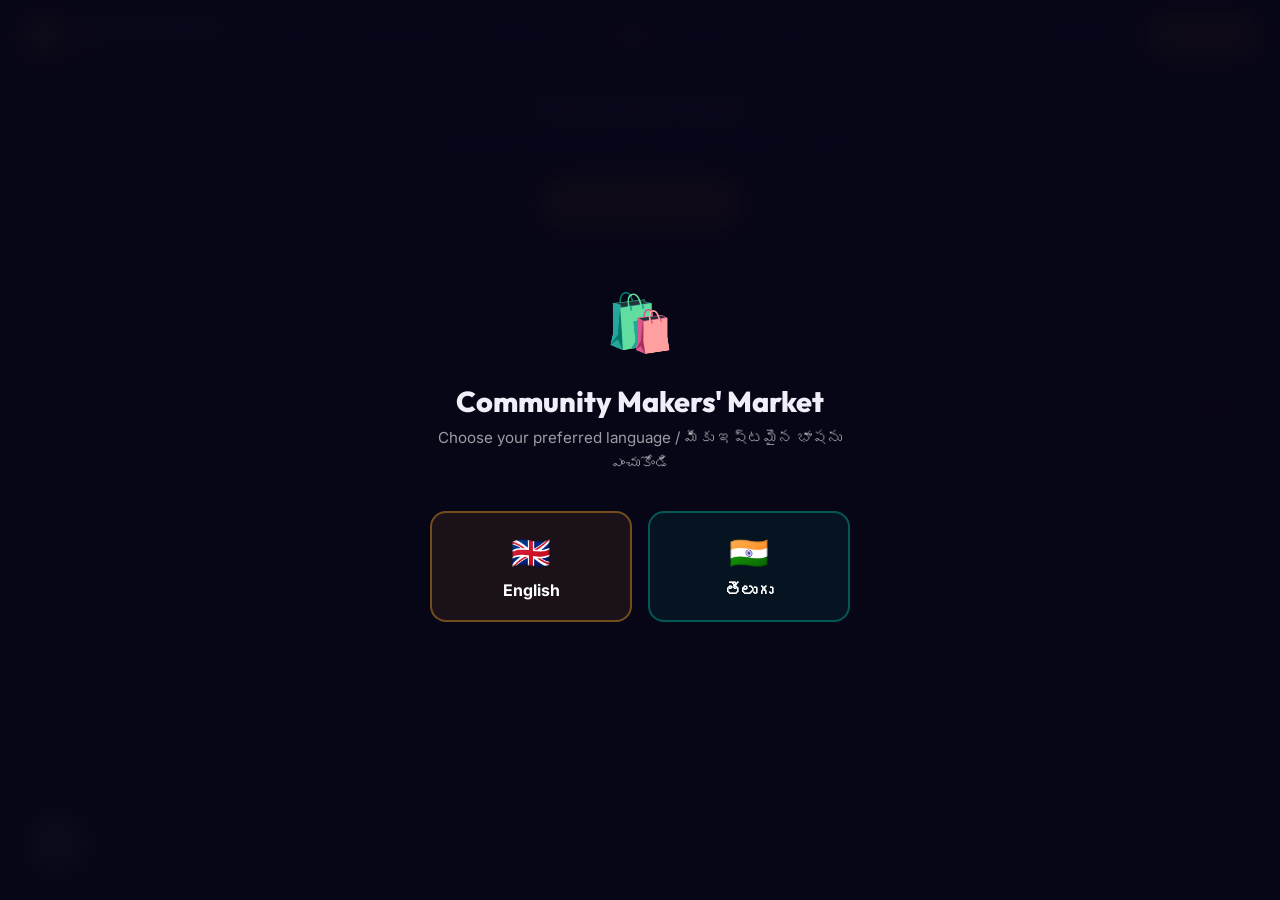
<file: pages/product.html>
<!DOCTYPE html>
<html lang="en">
<head>
  <meta charset="UTF-8" />
  <meta name="viewport" content="width=device-width, initial-scale=1.0" />
  <title>Product Detail — Community Makers' Market</title>
  <meta name="description" content="View product details and contact the seller directly." />
  <link rel="stylesheet" href="../css/style.css" />
  <style>
    .pd-layout { display: grid; grid-template-columns: 420px 1fr; gap: 36px; align-items: start; padding-top: calc(var(--nav-height) + 36px); padding-bottom: 60px; }
    .pd-img-box { background: var(--bg-card); border: 1px solid var(--border); border-radius: var(--radius-xl); overflow: hidden; aspect-ratio: 1; display: flex; align-items: center; justify-content: center; font-size: 6rem; position: sticky; top: calc(var(--nav-height) + 16px); }
    .pd-img-box img { width: 100%; height: 100%; object-fit: cover; }
    .pd-info { }
    .breadcrumb { display: flex; align-items: center; gap: 6px; font-size: 0.8rem; color: var(--text-muted); margin-bottom: 16px; flex-wrap: wrap; }
    .breadcrumb a { color: var(--text-muted); text-decoration: none; transition: color 0.2s; }
    .breadcrumb a:hover { color: var(--teal); }
    .pd-title { font-size: 1.7rem; font-weight: 800; margin-bottom: 10px; line-height: 1.3; }
    .pd-seller { display: flex; align-items: center; gap: 10px; margin-bottom: 14px; }
    .pd-seller-avatar { width: 36px; height: 36px; border-radius: 50%; background: var(--grad-gold); display: flex; align-items: center; justify-content: center; font-size: 0.85rem; font-weight: 800; color: #000; }
    .pd-price { font-size: 2rem; font-weight: 800; color: var(--gold); margin-bottom: 6px; }
    .pd-orig { font-size: 1rem; color: var(--text-muted); text-decoration: line-through; margin-right: 10px; }
    .pd-discount { background: rgba(105,240,174,0.15); color: #69F0AE; border-radius: var(--radius-full); padding: 3px 10px; font-size: 0.78rem; font-weight: 700; }
    .pd-desc { color: var(--text-secondary); line-height: 1.7; margin-bottom: 20px; }
    .pd-tags { display: flex; flex-wrap: wrap; gap: 8px; margin-bottom: 24px; }
    .pd-rating { display: flex; align-items: center; gap: 8px; margin-bottom: 16px; }
    .pd-cta { display: flex; flex-direction: column; gap: 12px; }
    /* Inquiry form */
    .inq-form-card { background: var(--bg-card); border: 1px solid var(--border); border-radius: var(--radius-lg); padding: 28px; margin-top: 36px; }
    .form-group { display: flex; flex-direction: column; gap: 5px; margin-bottom: 14px; }
    .form-group label { font-size: 0.82rem; font-weight: 600; color: var(--text-secondary); }
    .form-group input, .form-group textarea {
      background: #0d0b1e; border: 1.5px solid var(--border); border-radius: var(--radius-md);
      padding: 10px 14px; color: var(--text-primary); font-size: 0.9rem; font-family: inherit; outline: none; transition: border-color 0.2s; width: 100%;
    }
    .form-group input:focus, .form-group textarea:focus { border-color: var(--teal); }
    .form-group textarea { resize: vertical; min-height: 90px; }
    .not-found { text-align: center; padding: 80px 20px; }
    @media(max-width:860px){ .pd-layout { grid-template-columns: 1fr; } .pd-img-box { aspect-ratio: 16/9; position: static; } }
  </style>
</head>
<body>
<nav class="navbar">
  <div class="nav-inner">
    <a href="../index.html" class="nav-logo"><div class="nav-logo-icon">🛍️</div><div><span class="nav-logo-text">Community Makers'</span><span class="nav-logo-sub">Market</span></div></a>
    <div class="nav-links">
      <a href="../index.html" class="nav-link">Home</a>
      <a href="ideas.html" class="nav-link">Business Ideas</a>
      <a href="marketplace.html" class="nav-link">Marketplace</a>
      <a href="stories.html" class="nav-link">Stories</a>
      <a href="schemes.html" class="nav-link">Schemes</a>
      <a href="about.html" class="nav-link">About</a>
    </div>
    <div class="nav-actions">
      <button class="lang-toggle">🌐 <span class="lang-text">తెలుగు</span></button>
      <a href="sell.html" class="btn btn-primary btn-sm" id="nav-sell-btn">Start Selling</a>
    </div>
    <button class="hamburger"><span></span><span></span><span></span></button>
  </div>
</nav>
<div class="mobile-menu">
  <a href="../index.html">🏠 Home</a><a href="ideas.html">💡 Business Ideas</a><a href="marketplace.html">🛒 Marketplace</a><a href="stories.html">⭐ Stories</a>
</div>

<div class="container">
  <div id="product-content">
    <!-- Loading state -->
    <div style="text-align:center; padding: calc(var(--nav-height)+80px) 0 80px">
      <div style="font-size:2rem; margin-bottom:12px; opacity:0.5">🔍</div>
      <p style="color:var(--text-muted)">Loading product...</p>
    </div>
  </div>
</div>

<a href="https://wa.me/919000000000" target="_blank" class="wa-float">💬</a>
<footer class="footer"><div class="container"><div class="footer-bottom"><span>© 2026 Community Makers' Market</span><span><a href="marketplace.html" style="color:var(--gold)">← Back to Marketplace</a></span></div></div></footer>

<script src="../js/translations.js"></script>
<script src="../js/data.js"></script>
<script src="../js/store.js"></script>
<script src="../js/main.js"></script>
<script>
'use strict';

// Nav
const curSeller = Store.getCurrentSeller();
if (curSeller) { const b = document.getElementById('nav-sell-btn'); if(b){ b.textContent='My Dashboard'; b.href='seller-dashboard.html'; } }

const params = new URLSearchParams(window.location.search);
const pid    = params.get('id');
const src    = params.get('src') || 'seed';

let product = null, sellerInfo = null;

if (src === 'seed') {
  const seedId = parseInt(pid);
  product = (CMM_DATA.products || []).find(function(p){ return p.id === seedId; });
  if (product) {
    sellerInfo = { name: product.seller, phone: product.sellerPhone, location: product.location };
  }
} else {
  product = Store.getProduct(pid);
  if (product) {
    sellerInfo = Store.getSeller(product.sellerId);
  }
}

const content = document.getElementById('product-content');

if (!product) {
  content.innerHTML = '<div class="not-found" style="padding-top:calc(var(--nav-height)+60px)"><div style="font-size:3rem;margin-bottom:16px">😕</div><h2 style="margin-bottom:8px">Product Not Found</h2><p style="color:var(--text-secondary);margin-bottom:24px">This product may have been removed or the link is invalid.</p><a href="marketplace.html" class="btn btn-primary">← Back to Marketplace</a></div>';
} else {

  // Build product detail
  const layout = document.createElement('div');
  layout.className = 'pd-layout';

  // Left: Image
  const imgBox = document.createElement('div');
  imgBox.className = 'pd-img-box';
  if (product.image) {
    const isSeed = src === 'seed';
    const img = document.createElement('img');
    img.src = isSeed ? CMM.imgPath(product.image) : product.image;
    img.alt = product.name || '';
    img.loading = 'lazy';
    img.onerror = function() { img.style.display = 'none'; imgBox.textContent = product.emoji || '📦'; };
    imgBox.appendChild(img);
  } else {
    imgBox.textContent = product.emoji || '📦';
  }

  // Right: Info
  const infoDiv = document.createElement('div');
  infoDiv.className = 'pd-info';

  // Breadcrumb
  const bc = document.createElement('div');
  bc.className = 'breadcrumb';
  bc.innerHTML = '<a href="../index.html">Home</a> <span>›</span> <a href="marketplace.html">Marketplace</a> <span>›</span> <span>' + (product.name || product.category || '') + '</span>';

  // Category badge
  const catBadge = document.createElement('div');
  catBadge.style.marginBottom = '12px';
  const badgeEl = document.createElement('span');
  badgeEl.className = 'badge badge-teal';
  badgeEl.textContent = product.category || '';
  catBadge.appendChild(badgeEl);

  // Title
  const title = document.createElement('h1');
  title.className = 'pd-title';
  title.textContent = product.name || '';

  // Seller
  const sellerDiv = document.createElement('div');
  sellerDiv.className = 'pd-seller';
  const sName = sellerInfo ? (sellerInfo.fullName || sellerInfo.businessName || sellerInfo.name || 'Seller') : 'Seller';
  const initials = sName.split(' ').map(function(w){ return w[0]; }).join('').toUpperCase().slice(0,2);
  const av = document.createElement('div');
  av.className = 'pd-seller-avatar';
  av.textContent = initials;
  const sInfo = document.createElement('div');
  const sNameEl = document.createElement('div');
  sNameEl.style.cssText = 'font-weight:600; font-size:0.92rem';
  sNameEl.textContent = sName;
  const sLoc = document.createElement('div');
  sLoc.style.cssText = 'font-size:0.78rem; color:var(--text-muted)';
  sLoc.textContent = '📍 ' + (sellerInfo ? (sellerInfo.location || '') : (product.location || ''));
  sInfo.appendChild(sNameEl);
  sInfo.appendChild(sLoc);
  sellerDiv.appendChild(av);
  sellerDiv.appendChild(sInfo);

  // Rating (seed products only)
  let ratingDiv = null;
  if (product.rating) {
    ratingDiv = document.createElement('div');
    ratingDiv.className = 'pd-rating';
    const stars = document.createElement('span');
    stars.style.cssText = 'color:var(--gold); font-size:0.9rem';
    stars.textContent = '★'.repeat(Math.round(product.rating)) + '☆'.repeat(5 - Math.round(product.rating));
    const rScore = document.createElement('span');
    rScore.style.cssText = 'font-weight:700; color:var(--gold)';
    rScore.textContent = product.rating;
    const rCount = document.createElement('span');
    rCount.style.cssText = 'color:var(--text-muted); font-size:0.82rem';
    rCount.textContent = '(' + product.reviews + ' reviews)';
    ratingDiv.appendChild(stars);
    ratingDiv.appendChild(rScore);
    ratingDiv.appendChild(rCount);
  }

  // Price
  const priceDiv = document.createElement('div');
  priceDiv.style.marginBottom = '16px';
  const priceEl = document.createElement('div');
  priceEl.className = 'pd-price';
  const priceVal = product.price ? (typeof product.price === 'number' ? '₹' + product.price : product.price) : '—';
  priceEl.textContent = priceVal;
  priceDiv.appendChild(priceEl);
  if (product.originalPrice) {
    const row = document.createElement('div');
    row.style.display = 'flex';
    row.style.alignItems = 'center';
    row.style.gap = '10px';
    const orig = document.createElement('span');
    orig.className = 'pd-orig';
    orig.textContent = '₹' + product.originalPrice;
    const disc = document.createElement('span');
    disc.className = 'pd-discount';
    const pct = Math.round((1 - product.price / product.originalPrice) * 100);
    disc.textContent = pct + '% off';
    row.appendChild(orig);
    row.appendChild(disc);
    priceDiv.appendChild(row);
  }

  // Description
  const desc = document.createElement('p');
  desc.className = 'pd-desc';
  desc.textContent = product.desc || product.description || '';

  // Tags
  let tagsDiv = null;
  if (product.tags && product.tags.length) {
    tagsDiv = document.createElement('div');
    tagsDiv.className = 'pd-tags';
    product.tags.forEach(function(tag) {
      const t = document.createElement('span');
      t.className = 'badge badge-muted';
      t.textContent = '#' + tag;
      tagsDiv.appendChild(t);
    });
  }

  // CTA
  const ctaDiv = document.createElement('div');
  ctaDiv.className = 'pd-cta';
  const phone = sellerInfo ? (sellerInfo.sellerPhone || sellerInfo.phone || '') : (product.sellerPhone || '');
  const waBtn = document.createElement('button');
  waBtn.className = 'btn btn-whatsapp';
  waBtn.style.cssText = 'width:100%; padding:14px; font-size:1rem; font-weight:700; display:flex; align-items:center; justify-content:center; gap:10px;';
  waBtn.textContent = '💬 Contact Seller on WhatsApp';
  waBtn.addEventListener('click', function() {
    CMM.openWhatsApp(phone.replace(/\D/g,''), product.name || '', sName, priceVal);
  });
  const backBtn = document.createElement('a');
  backBtn.href = 'marketplace.html';
  backBtn.className = 'btn btn-ghost';
  backBtn.style.cssText = 'text-align:center; display:block';
  backBtn.textContent = '← Back to Marketplace';
  ctaDiv.appendChild(waBtn);
  ctaDiv.appendChild(backBtn);

  // Assemble info
  infoDiv.appendChild(bc);
  infoDiv.appendChild(catBadge);
  infoDiv.appendChild(title);
  infoDiv.appendChild(sellerDiv);
  if (ratingDiv) infoDiv.appendChild(ratingDiv);
  infoDiv.appendChild(priceDiv);
  infoDiv.appendChild(desc);
  if (tagsDiv) infoDiv.appendChild(tagsDiv);
  infoDiv.appendChild(ctaDiv);

  layout.appendChild(imgBox);
  layout.appendChild(infoDiv);
  content.innerHTML = '';
  content.appendChild(layout);

  // Inquiry form
  const inqCard = document.createElement('div');
  inqCard.className = 'inq-form-card reveal';
  const inqTitle = document.createElement('h2');
  inqTitle.style.cssText = 'font-size:1.1rem; margin-bottom:18px';
  inqTitle.textContent = '📩 Send a Message to the Seller';
  inqCard.appendChild(inqTitle);

  const form = document.createElement('form');
  form.id = 'inq-form';
  form.noValidate = true;

  function makeField(labelText, type, id, placeholder) {
    const g = document.createElement('div');
    g.className = 'form-group';
    const lbl = document.createElement('label');
    lbl.textContent = labelText;
    lbl.htmlFor = id;
    const inp = type === 'textarea' ? document.createElement('textarea') : document.createElement('input');
    if (type !== 'textarea') inp.type = type;
    inp.id = id;
    inp.placeholder = placeholder;
    g.appendChild(lbl);
    g.appendChild(inp);
    return g;
  }

  const row = document.createElement('div');
  row.style.cssText = 'display:grid; grid-template-columns:1fr 1fr; gap:16px';
  row.appendChild(makeField('Your Name *', 'text', 'inq-name', 'Your full name'));
  row.appendChild(makeField('Email *', 'email', 'inq-email', 'you@example.com'));
  const row2 = document.createElement('div');
  row2.style.cssText = 'display:grid; grid-template-columns:1fr 1fr; gap:16px';
  row2.appendChild(makeField('Phone (optional)', 'tel', 'inq-phone', '9876543210'));
  const dummy = document.createElement('div');
  row2.appendChild(dummy);

  const msgField = makeField('Message *', 'textarea', 'inq-msg', 'Hi, I\'m interested in this product. Can you tell me more?');

  const errMsg = document.createElement('p');
  errMsg.style.cssText = 'color:#FF6B8A; font-size:0.82rem; margin-bottom:12px; display:none';
  errMsg.id = 'inq-err';
  errMsg.textContent = 'Please enter your name, email and message.';

  const subBtn = document.createElement('button');
  subBtn.type = 'submit';
  subBtn.className = 'btn btn-primary';
  subBtn.style.cssText = 'width:100%; padding:13px; font-size:0.95rem';
  subBtn.textContent = 'Send Message 📨';

  form.appendChild(row);
  form.appendChild(row2);
  form.appendChild(msgField);
  form.appendChild(errMsg);
  form.appendChild(subBtn);

  form.addEventListener('submit', function(e) {
    e.preventDefault();
    const n = document.getElementById('inq-name').value.trim();
    const em = document.getElementById('inq-email').value.trim();
    const ph = document.getElementById('inq-phone').value.trim();
    const mg = document.getElementById('inq-msg').value.trim();
    const errEl = document.getElementById('inq-err');
    if (!n || !em || !mg) { errEl.style.display = 'block'; return; }
    errEl.style.display = 'none';

    Store.addInquiry({
      name: n, email: em, phone: ph, message: mg,
      subject: product.name || '',
      productId: product.id ? String(product.id) : '',
      productName: product.name || '',
      sellerId: sellerInfo ? (sellerInfo.id || '') : '',
    });

    form.innerHTML = '<div style="text-align:center;padding:24px"><div style="font-size:2.5rem;margin-bottom:12px">✅</div><p style="font-weight:600">Message sent!</p><p style="color:var(--text-secondary);font-size:0.88rem">The seller will get back to you soon.</p></div>';
    CMM.showToast('Message sent to seller!', '✅');
  });

  inqCard.appendChild(form);
  content.appendChild(inqCard);
}

document.title = (product ? product.name + ' — ' : '') + 'Community Makers\' Market';
</script>
</body>
</html>
</file>
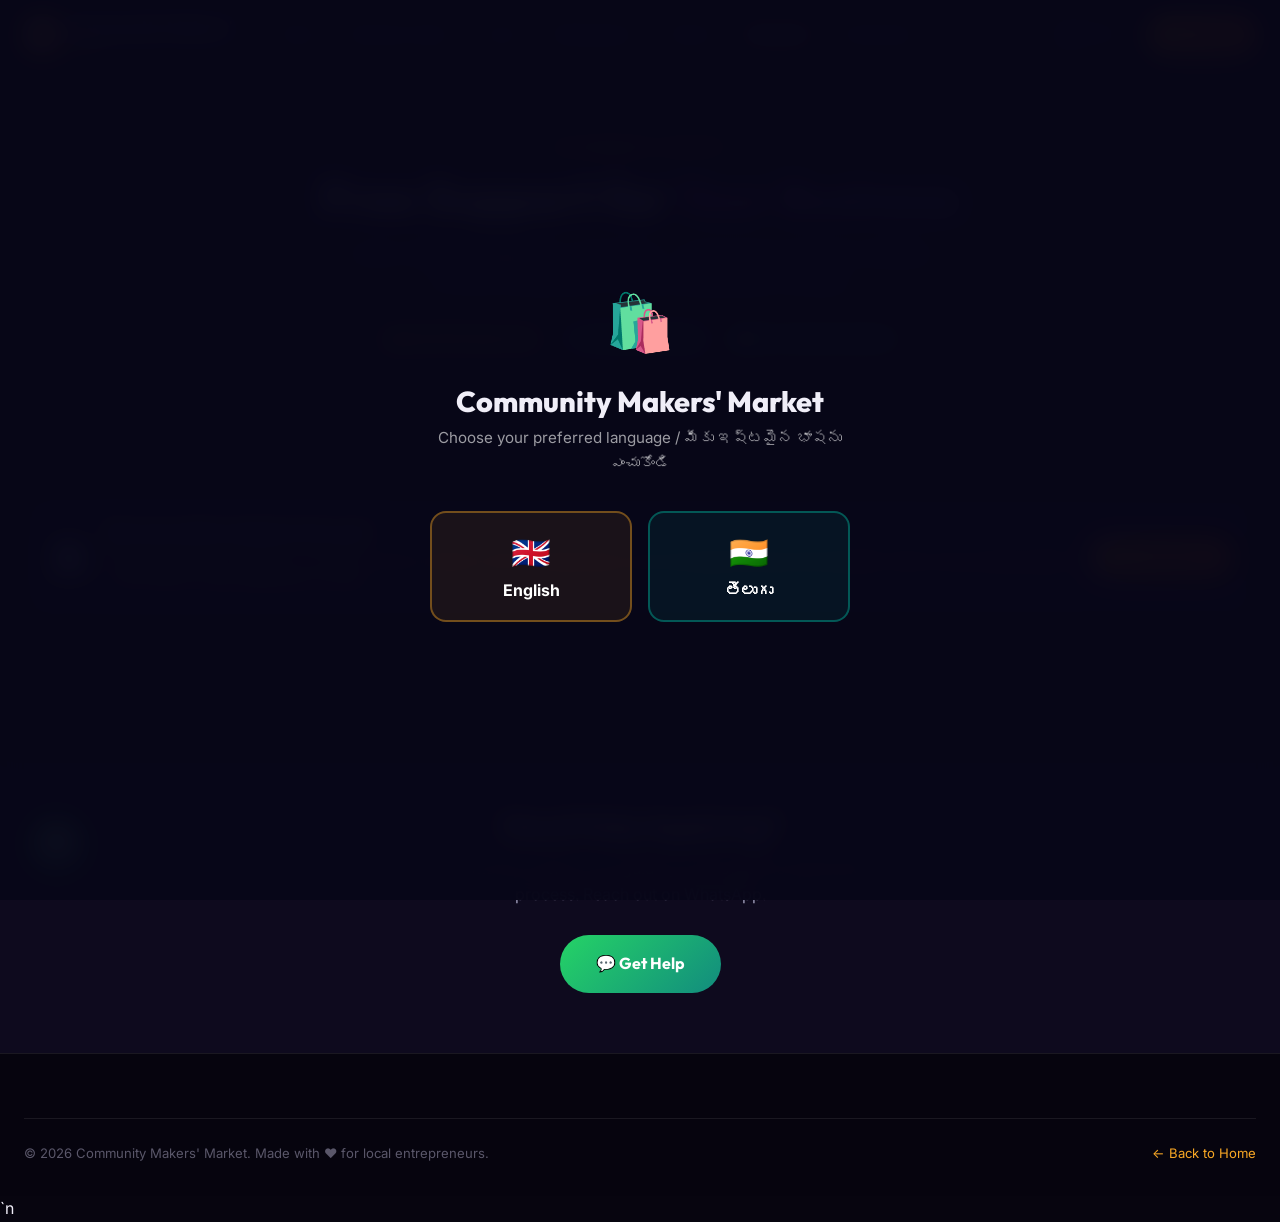
<file: pages/schemes.html>
﻿<!DOCTYPE html>
<html lang="en">
<head>
  <meta charset="UTF-8" />
  <meta name="viewport" content="width=device-width, initial-scale=1.0" />
  <title>Government Schemes — Community Makers' Market</title>
  <meta name="description" content="Find government support schemes for entrepreneurs — Mudra Loan, SHG registration, Women Entrepreneur programs, Skill India and more." />
  <link rel="stylesheet" href="../css/style.css" />
  <style>
    .page-hero { padding: calc(var(--nav-height) + 60px) 0 60px; text-align: center; background: linear-gradient(180deg, rgba(92,107,192,0.06) 0%, transparent 100%); }
    .scheme-card {
      background: var(--bg-card); border: 1px solid var(--border);
      border-radius: var(--radius-lg); overflow: hidden; transition: var(--transition);
    }
    .scheme-card:hover { box-shadow: var(--shadow-card); border-color: var(--border-hover); transform: translateY(-3px); }
    .scheme-header { padding: 24px 28px; border-bottom: 1px solid var(--border); display: flex; gap: 16px; align-items: center; }
    .scheme-icon-box { width: 52px; height: 52px; border-radius: var(--radius-md); background: var(--grad-indigo, var(--grad-purple)); display: grid; place-items: center; font-size: 1.6rem; flex-shrink: 0; }
    .scheme-body { padding: 24px 28px; }
    .scheme-amount { font-family: var(--font-heading); font-size: 1.6rem; font-weight: 900; color: var(--gold); margin-bottom: 4px; }
    .scheme-elig { font-size: 0.83rem; color: var(--text-secondary); margin-bottom: 16px; line-height: 1.5; }
    .benefit-list { display: flex; flex-direction: column; gap: 8px; margin-bottom: 18px; }
    .benefit-item { display: flex; gap: 8px; font-size: 0.85rem; color: var(--text-secondary); }
    .benefit-item::before { content: '✓'; color: var(--teal); font-weight: 700; flex-shrink: 0; }
    .steps-accordion { border: 1px solid var(--border); border-radius: var(--radius-md); overflow: hidden; }
    .steps-trigger {
      padding: 14px 18px; display: flex; justify-content: space-between;
      align-items: center; cursor: pointer; font-weight: 600; font-size: 0.88rem;
      background: rgba(255,255,255,0.02); transition: var(--transition-fast);
    }
    .steps-trigger:hover { background: rgba(255,255,255,0.05); }
    .steps-content { display: none; padding: 0 18px 16px; }
    .steps-content.open { display: block; }
    .step-item { display: flex; gap: 12px; padding: 10px 0; border-bottom: 1px solid rgba(255,255,255,0.05); font-size: 0.85rem; color: var(--text-secondary); }
    .step-item:last-child { border-bottom: none; }
    .step-num { width: 24px; height: 24px; border-radius: 50%; background: var(--grad-gold); display: grid; place-items: center; font-size: 0.72rem; font-weight: 800; color: #000; flex-shrink: 0; }
    .eligibility-banner {
      background: linear-gradient(135deg, rgba(92,107,192,0.1), rgba(156,39,176,0.1));
      border: 1px solid rgba(92,107,192,0.3); border-radius: var(--radius-lg);
      padding: 24px; margin-bottom: 40px;
    }
    @media(max-width:768px) { .scheme-header { flex-direction: column; align-items: flex-start; } }
  </style>
</head>
<body>
<nav class="navbar">
  <div class="nav-inner">
    <a href="../index.html" class="nav-logo"><div class="nav-logo-icon">🛍️</div><div><span class="nav-logo-text">Community Makers'</span><span class="nav-logo-sub">Market</span></div></a>
    <div class="nav-links">
      <a href="../index.html" class="nav-link" data-i18n="nav.home">Home</a>
      <a href="ideas.html" class="nav-link" data-i18n="nav.ideas">Business Ideas</a>
      <a href="learn.html" class="nav-link" data-i18n="nav.learn">Learn</a>
      <a href="marketplace.html" class="nav-link" data-i18n="nav.market">Marketplace</a>
      <a href="stories.html" class="nav-link" data-i18n="nav.stories">Stories</a>
      <a href="schemes.html" class="nav-link active">Schemes</a>
      <a href="community.html" class="nav-link" data-i18n="nav.community">Community</a>
    </div>
    <div class="nav-actions">
      <button class="lang-toggle">🌐 <span class="lang-text">తెలుగు</span></button>
      <a href="marketplace.html" class="btn btn-primary btn-sm" data-i18n="nav.cta">Start Selling</a>
    </div>
    <button class="hamburger"><span></span><span></span><span></span></button>
  </div>
</nav>
<div class="mobile-menu">
  <a href="../index.html">🏠 Home</a><a href="ideas.html">💡 Business Ideas</a><a href="learn.html">📚 Learn</a>
  <a href="marketplace.html">🛒 Marketplace</a><a href="stories.html">⭐ Stories</a><a href="schemes.html">🏛️ Schemes</a><a href="community.html">👥 Community</a>
</div>

<div class="page-hero">
  <div class="container">
    <div class="section-eyebrow" data-i18n="schemes.eyebrow">Government Support</div>
    <h1 class="section-title"><span data-i18n="schemes.title1">Free Support for</span> <span class="text-gradient-purple" data-i18n="schemes.title2">Your Business</span></h1>
    <p class="section-desc" data-i18n="schemes.desc">Loans, training, registration, and grants — government schemes available to every entrepreneur. Step-by-step guides included.</p>
    <div style="display:flex; gap:12px; justify-content:center; margin-top:28px; flex-wrap:wrap">
      <div class="badge badge-gold" data-i18n="schemes.badge1">💰 Up to ₹10 Lakhs Loan</div>
      <div class="badge badge-teal" data-i18n="schemes.badge2">🎓 Free Skill Training</div>
      <div class="badge badge-green" data-i18n="schemes.badge3">✅ Zero Collateral Options</div>
    </div>
  </div>
</div>

<section class="section">
  <div class="container">
    <!-- Eligibility Helper Banner -->
    <div class="eligibility-banner reveal" style="margin-bottom:48px">
      <div style="display:flex; gap:16px; align-items:center; flex-wrap:wrap">
        <div style="font-size:2rem">🏛️</div>
        <div style="flex:1">
          <div style="font-weight:700; margin-bottom:6px" data-i18n="schemes.helper.title">Not sure which scheme is for you?</div>
          <div style="font-size:0.87rem; color:var(--text-secondary)" data-i18n="schemes.helper.desc">Most schemes are available to all Indian citizens. Women, SC/ST entrepreneurs, and rural applicants get extra benefits. Click on any scheme below to see step-by-step application process.</div>
        </div>
        <a href="community.html" class="btn btn-primary btn-sm" data-i18n="btn.ask.community">Ask Community →</a>
      </div>
    </div>

    <div style="display:flex; flex-direction:column; gap:28px" id="schemes-container"></div>
  </div>
</section>

<div style="background:var(--bg-secondary); padding:60px 0; text-align:center">
  <div class="container">
    <div class="reveal">
      <h2 class="section-title" style="font-size:1.8rem; margin-bottom:14px" data-i18n="schemes.help.title">Need Help Applying?</h2>
      <p style="color:var(--text-secondary); max-width:500px; margin:0 auto 28px" data-i18n="schemes.help.desc">Our community mentors can guide you through the application process. Reach out on WhatsApp.</p>
      <a href="https://wa.me/919000000000?text=Hi!%20I%20need%20help%20applying%20for%20a%20government%20scheme." target="_blank" class="btn btn-whatsapp btn-lg" data-i18n="btn.get.help">💬 Get Help on WhatsApp</a>
    </div>
  </div>
</div>

<a href="https://wa.me/919000000000" target="_blank" class="wa-float">💬</a>
<footer class="footer"><div class="container"><div class="footer-bottom"><span data-i18n="footer.copy">© 2026 Community Makers' Market</span><span><a href="../index.html" style="color:var(--gold)" data-i18n="footer.back">← Back to Home</a></span></div></div></footer>

<script src="../js/translations.js"></script><script src="../js/data.js"></script>`n<script src="../js/store.js"></script>
<script src="../js/main.js"></script>
<script>
const schemeBgs = ['var(--grad-gold)','var(--grad-teal)','var(--grad-purple)','var(--grad-rose)','var(--grad-green)','var(--grad-purple)'];
const schemeBadges = ['badge-gold','badge-teal','badge-purple','badge-rose','badge-green','badge-purple'];

function toggleSteps(trigger) {
  const content = trigger.nextElementSibling;
  const isOpen = content.classList.contains('open');
  document.querySelectorAll('.steps-content').forEach(c => c.classList.remove('open'));
  document.querySelectorAll('.steps-trigger .arrow').forEach(a => a.textContent = '▼');
  if (!isOpen) { content.classList.add('open'); trigger.querySelector('.arrow').textContent = '▲'; }
}

function renderSchemes() {
  const container = document.getElementById('schemes-container');
  container.innerHTML = '';
  const maxLabel = CMM.t('schemes.max');
  const eligLabel = CMM.t('schemes.elig');
  const benefitsLabel = CMM.t('schemes.benefits');
  const stepsLabel = CMM.t('schemes.steps');
  const applyBtn = CMM.t('btn.apply.now');
  const helpBtn = CMM.t('btn.get.help');
  CMM_DATA.schemes.forEach((s, i) => {
    container.innerHTML += `
      <div class="scheme-card reveal">
        <div class="scheme-header">
          <div class="scheme-icon-box" style="background:${schemeBgs[i]}">${s.icon}</div>
          <div style="flex:1">
            <div class="badge ${schemeBadges[i]}" style="margin-bottom:8px">${s.tag}</div>
            <h2 style="font-size:1.2rem; margin-bottom:0">${s.name}</h2>
          </div>
          <a href="${s.link}" target="_blank" class="btn btn-ghost btn-sm">${CMM.t('btn.official.site')}</a>
        </div>
        <div class="scheme-body">
          <div style="display:grid; grid-template-columns:1fr 1fr; gap:16px; margin-bottom:20px">
            <div>
              <div style="font-size:0.72rem; text-transform:uppercase; letter-spacing:0.08em; color:var(--text-muted); margin-bottom:4px">${maxLabel}</div>
              <div class="scheme-amount">${s.maxAmount}</div>
            </div>
            <div>
              <div style="font-size:0.72rem; text-transform:uppercase; letter-spacing:0.08em; color:var(--text-muted); margin-bottom:4px">${eligLabel}</div>
              <div class="scheme-elig">${s.eligibility}</div>
            </div>
          </div>
          <div style="font-size:0.75rem; font-weight:700; text-transform:uppercase; letter-spacing:0.08em; color:var(--text-muted); margin-bottom:10px">${benefitsLabel}</div>
          <div class="benefit-list" style="margin-bottom:20px">
            ${s.benefits.map(b => `<div class="benefit-item">${b}</div>`).join('')}
          </div>
          <div class="steps-accordion">
            <div class="steps-trigger" onclick="toggleSteps(this)">
              <span>${stepsLabel}</span>
              <span class="arrow">▼</span>
            </div>
            <div class="steps-content">
              ${s.steps.map((step, si) => `
                <div class="step-item">
                  <div class="step-num">${si+1}</div>
                  <div>${step}</div>
                </div>`).join('')}
            </div>
          </div>
          <div style="display:flex; gap:10px; margin-top:16px">
            <a href="${s.link}" target="_blank" class="btn btn-primary btn-sm">${applyBtn}</a>
            <a href="https://wa.me/919000000000?text=Hi!%20I%20need%20help%20applying%20for%20${encodeURIComponent(s.name)}." target="_blank" class="btn btn-whatsapp btn-sm">${helpBtn}</a>
          </div>
        </div>
      </div>`;
  });
  CMM.observeNewRevealElements();
}

window.CMM_RERENDER = function(lang) { renderSchemes(); };
renderSchemes();
</script>
</body>
</html>
</file>
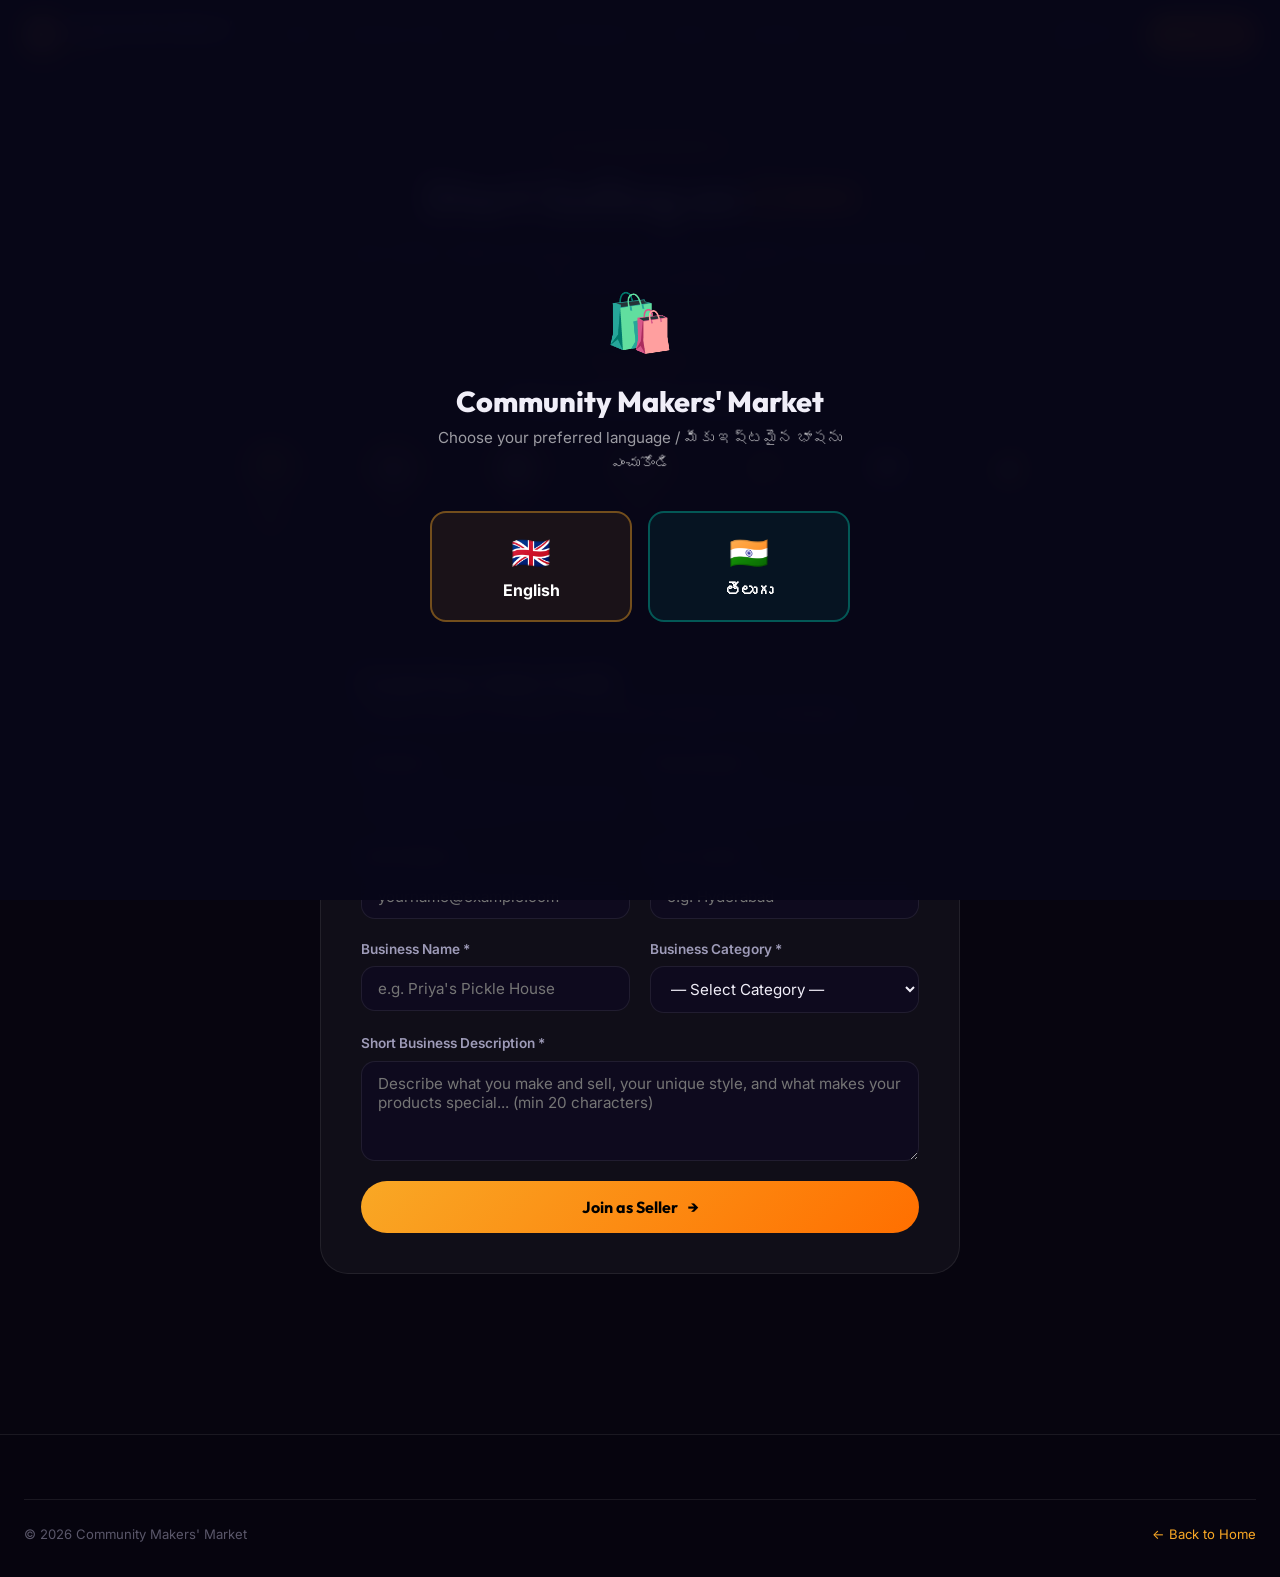
<file: pages/sell.html>
<!DOCTYPE html>
<html lang="en">
<head>
  <meta charset="UTF-8" />
  <meta name="viewport" content="width=device-width, initial-scale=1.0" />
  <title>Start Selling — Community Makers' Market</title>
  <meta name="description" content="Register as a seller on Community Makers' Market. Reach local buyers and grow your home business." />
  <link rel="stylesheet" href="../css/style.css" />
  <style>
    .page-hero { padding: calc(var(--nav-height) + 60px) 0 48px; background: linear-gradient(180deg, rgba(249,168,37,0.08) 0%, transparent 100%); text-align: center; }
    /* Journey Steps */
    .journey-wrap { overflow-x: auto; padding-bottom: 8px; }
    .journey { display: flex; align-items: flex-start; justify-content: center; gap: 0; min-width: 600px; margin: 0 auto; max-width: 860px; }
    .journey-step { display: flex; flex-direction: column; align-items: center; gap: 8px; flex: 1; position: relative; }
    .journey-step:not(:last-child)::after { content: ''; position: absolute; top: 28px; left: 60%; width: 80%; height: 2px; background: linear-gradient(90deg, var(--gold), var(--teal)); opacity: 0.4; }
    .step-icon { width: 56px; height: 56px; border-radius: 50%; background: var(--bg-card); border: 2px solid var(--border); display: flex; align-items: center; justify-content: center; font-size: 1.4rem; transition: var(--transition); z-index: 1; }
    .journey-step.done .step-icon { background: rgba(249,168,37,0.15); border-color: var(--gold); box-shadow: 0 0 20px rgba(249,168,37,0.3); }
    .step-label { font-size: 0.72rem; font-weight: 600; color: var(--text-muted); text-align: center; max-width: 72px; }
    .journey-step.done .step-label { color: var(--gold); }
    /* Form */
    .sell-card { background: var(--bg-card); border: 1px solid var(--border); border-radius: var(--radius-xl); padding: 40px; max-width: 640px; margin: 0 auto 80px; }
    .form-row { display: grid; grid-template-columns: 1fr 1fr; gap: 20px; }
    .form-group { display: flex; flex-direction: column; gap: 6px; margin-bottom: 20px; }
    .form-group label { font-size: 0.85rem; font-weight: 600; color: var(--text-secondary); }
    .form-group input, .form-group select, .form-group textarea {
      background: var(--bg-secondary, #0d0b1e); border: 1.5px solid var(--border); border-radius: var(--radius-md);
      padding: 12px 16px; color: var(--text-primary); font-size: 0.95rem; font-family: inherit; outline: none;
      transition: border-color 0.2s; width: 100%;
    }
    .form-group input:focus, .form-group select:focus, .form-group textarea:focus { border-color: var(--gold); }
    .form-group input.error, .form-group select.error, .form-group textarea.error { border-color: #FF6B8A; }
    .form-group select option { background: #12102A; }
    .form-group textarea { resize: vertical; min-height: 100px; }
    .field-error { font-size: 0.78rem; color: #FF6B8A; margin-top: 2px; display: none; }
    .field-error.visible { display: block; }
    .submit-btn { width: 100%; padding: 16px; font-size: 1rem; font-weight: 700; background: var(--grad-gold); color: #000; border: none; border-radius: var(--radius-full); cursor: pointer; transition: var(--transition); font-family: var(--font-heading); display: flex; align-items: center; justify-content: center; gap: 10px; }
    .submit-btn:hover { transform: translateY(-2px); box-shadow: 0 8px 30px rgba(249,168,37,0.5); }
    .success-box { display: none; text-align: center; padding: 32px; }
    .success-box .check { font-size: 3rem; margin-bottom: 16px; }
    @media(max-width:600px) { .form-row { grid-template-columns: 1fr; } .sell-card { padding: 24px 16px; } }
  </style>
</head>
<body>
<nav class="navbar">
  <div class="nav-inner">
    <a href="../index.html" class="nav-logo"><div class="nav-logo-icon">🛍️</div><div><span class="nav-logo-text">Community Makers'</span><span class="nav-logo-sub">Market</span></div></a>
    <div class="nav-links">
      <a href="../index.html" class="nav-link" data-i18n="nav.home">Home</a>
      <a href="ideas.html" class="nav-link" data-i18n="nav.ideas">Business Ideas</a>
      <a href="learn.html" class="nav-link" data-i18n="nav.learn">Learn</a>
      <a href="marketplace.html" class="nav-link" data-i18n="nav.market">Marketplace</a>
      <a href="stories.html" class="nav-link" data-i18n="nav.stories">Stories</a>
      <a href="schemes.html" class="nav-link" data-i18n="nav.schemes">Schemes</a>
      <a href="community.html" class="nav-link" data-i18n="nav.community">Community</a>
    </div>
    <div class="nav-actions">
      <button class="lang-toggle">🌐 <span class="lang-text">తెలుగు</span></button>
      <a href="sell.html" class="btn btn-primary btn-sm" id="nav-sell-btn">Start Selling</a>
    </div>
    <button class="hamburger"><span></span><span></span><span></span></button>
  </div>
</nav>
<div class="mobile-menu">
  <a href="../index.html">🏠 Home</a>
  <a href="ideas.html">💡 Business Ideas</a>
  <a href="learn.html">📚 Learn</a>
  <a href="marketplace.html">🛒 Marketplace</a>
  <a href="stories.html">⭐ Stories</a>
  <a href="schemes.html">🏛️ Schemes</a>
  <a href="community.html">👥 Community</a>
</div>

<div class="page-hero">
  <div class="container">
    <div class="section-eyebrow">Seller Registration</div>
    <h1 class="section-title">Start Selling on <span class="text-gradient-gold">CMM</span></h1>
    <p class="section-desc">Join 1,500+ makers earning from home. Free to register. Connect directly with buyers via WhatsApp.</p>
  </div>
</div>

<section class="section" style="padding-top:0">
  <div class="container">

    <!-- 7-Step Journey -->
    <div style="margin-bottom:48px">
      <div style="text-align:center; margin-bottom:28px">
        <div class="section-eyebrow">Your Journey</div>
        <h2 style="font-size:1.3rem; font-weight:700">7 Steps to Build Your Business</h2>
      </div>
      <div class="journey-wrap">
        <div class="journey" id="journey-steps">
          <div class="journey-step done"><div class="step-icon">💡</div><div class="step-label">Discover Skill</div></div>
          <div class="journey-step done"><div class="step-icon">📚</div><div class="step-label">Learn</div></div>
          <div class="journey-step done"><div class="step-icon">📋</div><div class="step-label">Plan</div></div>
          <div class="journey-step done"><div class="step-icon">🛒</div><div class="step-label">Setup</div></div>
          <div class="journey-step"><div class="step-icon">✨</div><div class="step-label">Create</div></div>
          <div class="journey-step"><div class="step-icon">📢</div><div class="step-label">Market</div></div>
          <div class="journey-step"><div class="step-icon">💰</div><div class="step-label">Earn</div></div>
        </div>
      </div>
      <p style="text-align:center; color:var(--text-muted); font-size:0.82rem; margin-top:12px">You're on Step 4 — Set up your seller profile to start listing products!</p>
    </div>

    <!-- Registration Form -->
    <div class="sell-card" id="form-card">
      <div style="margin-bottom:28px">
        <h2 style="font-size:1.4rem; margin-bottom:6px">Create Your Seller Profile</h2>
        <p style="color:var(--text-secondary); font-size:0.88rem">All fields marked * are required. Your profile will appear in the marketplace.</p>
      </div>

      <form id="seller-form" novalidate>
        <div class="form-row">
          <div class="form-group">
            <label for="sf-name">Full Name *</label>
            <input type="text" id="sf-name" placeholder="e.g. Priya Sharma" autocomplete="name" />
            <span class="field-error" id="err-name">Please enter your full name</span>
          </div>
          <div class="form-group">
            <label for="sf-phone">Phone Number *</label>
            <input type="tel" id="sf-phone" placeholder="e.g. 9876543210" autocomplete="tel" />
            <span class="field-error" id="err-phone">Enter a valid 10-digit phone number</span>
          </div>
        </div>
        <div class="form-row">
          <div class="form-group">
            <label for="sf-email">Email Address *</label>
            <input type="email" id="sf-email" placeholder="yourname@example.com" autocomplete="email" />
            <span class="field-error" id="err-email">Please enter a valid email address</span>
          </div>
          <div class="form-group">
            <label for="sf-location">City / Location *</label>
            <input type="text" id="sf-location" placeholder="e.g. Hyderabad" />
            <span class="field-error" id="err-location">Please enter your city</span>
          </div>
        </div>
        <div class="form-row">
          <div class="form-group">
            <label for="sf-biz">Business Name *</label>
            <input type="text" id="sf-biz" placeholder="e.g. Priya's Pickle House" />
            <span class="field-error" id="err-biz">Please enter your business name</span>
          </div>
          <div class="form-group">
            <label for="sf-cat">Business Category *</label>
            <select id="sf-cat">
              <option value="">— Select Category —</option>
              <option value="Handmade Crafts">🧶 Handmade Crafts</option>
              <option value="Homemade Food">🍲 Homemade Food</option>
              <option value="Jewelry">💍 Jewelry</option>
              <option value="Tailoring">🧵 Tailoring</option>
              <option value="Art & Paintings">🖼️ Art &amp; Paintings</option>
              <option value="Home Decor">🏠 Home Decor</option>
              <option value="Customized Gifts">🎁 Customized Gifts</option>
              <option value="Plants & Gardening">🌿 Plants &amp; Gardening</option>
            </select>
            <span class="field-error" id="err-cat">Please select a category</span>
          </div>
        </div>
        <div class="form-group">
          <label for="sf-desc">Short Business Description *</label>
          <textarea id="sf-desc" placeholder="Describe what you make and sell, your unique style, and what makes your products special... (min 20 characters)"></textarea>
          <span class="field-error" id="err-desc">Please write at least 20 characters</span>
        </div>
        <button type="submit" class="submit-btn">
          <span>Join as Seller</span> <span>→</span>
        </button>
      </form>

      <!-- Success State -->
      <div class="success-box" id="success-box">
        <div class="check">🎉</div>
        <h2 style="font-size:1.4rem; margin-bottom:8px">Welcome to CMM!</h2>
        <p style="color:var(--text-secondary); margin-bottom:20px">Your seller profile has been created successfully. Taking you to your dashboard...</p>
        <div style="width:48px; height:48px; border:3px solid var(--gold); border-top-color:transparent; border-radius:50%; animation:spin 0.8s linear infinite; margin:0 auto"></div>
      </div>
    </div>

  </div>
</section>

<footer class="footer"><div class="container"><div class="footer-bottom"><span>© 2026 Community Makers' Market</span><span><a href="../index.html" style="color:var(--gold)">← Back to Home</a></span></div></div></footer>

<script src="../js/translations.js"></script>
<script src="../js/data.js"></script>
<script src="../js/store.js"></script>
<script src="../js/main.js"></script>
<script>
'use strict';

// If already logged in, go straight to dashboard
if (Store.getCurrentSeller()) {
  window.location.href = 'seller-dashboard.html';
}

// Update nav button
const navSellBtn = document.getElementById('nav-sell-btn');
if (navSellBtn) {
  navSellBtn.textContent = 'My Dashboard';
  navSellBtn.href = 'seller-dashboard.html';
}

// Form validation helpers
function showErr(id, show) {
  const el = document.getElementById(id);
  if (el) el.classList.toggle('visible', show);
}
function setError(inputId, errId, hasError) {
  const inp = document.getElementById(inputId);
  if (inp) inp.classList.toggle('error', hasError);
  showErr(errId, hasError);
}

document.getElementById('seller-form').addEventListener('submit', function(e) {
  e.preventDefault();
  const name     = document.getElementById('sf-name').value.trim();
  const phone    = document.getElementById('sf-phone').value.trim();
  const email    = document.getElementById('sf-email').value.trim();
  const location = document.getElementById('sf-location').value.trim();
  const biz      = document.getElementById('sf-biz').value.trim();
  const cat      = document.getElementById('sf-cat').value;
  const desc     = document.getElementById('sf-desc').value.trim();

  let valid = true;
  setError('sf-name',     'err-name',     !name);
  setError('sf-phone',    'err-phone',    !/^\d{10}$/.test(phone.replace(/\s/g,'')));
  setError('sf-email',    'err-email',    !/^[^\s@]+@[^\s@]+\.[^\s@]+$/.test(email));
  setError('sf-location', 'err-location', !location);
  setError('sf-biz',      'err-biz',      !biz);
  setError('sf-cat',      'err-cat',      !cat);
  setError('sf-desc',     'err-desc',     desc.length < 20);

  if (!name || !/^\d{10}$/.test(phone.replace(/\s/g,'')) || !/^[^\s@]+@[^\s@]+\.[^\s@]+$/.test(email) || !location || !biz || !cat || desc.length < 20) {
    valid = false;
  }

  if (!valid) return;

  // Save seller
  const seller = Store.addSeller({ fullName: name, phone: phone, email: email, location: location, businessName: biz, category: cat, description: desc });
  Store.setCurrentSeller(seller);

  // Show success
  document.getElementById('seller-form').style.display = 'none';
  document.getElementById('success-box').style.display = 'block';

  setTimeout(function() {
    window.location.href = 'seller-dashboard.html';
  }, 1800);
});

// Clear field errors on input
['sf-name','sf-phone','sf-email','sf-location','sf-biz','sf-cat','sf-desc'].forEach(function(id) {
  const el = document.getElementById(id);
  if (el) el.addEventListener('input', function() { el.classList.remove('error'); });
});
</script>
<style>@keyframes spin { to { transform: rotate(360deg); } }</style>
</body>
</html>
</file>
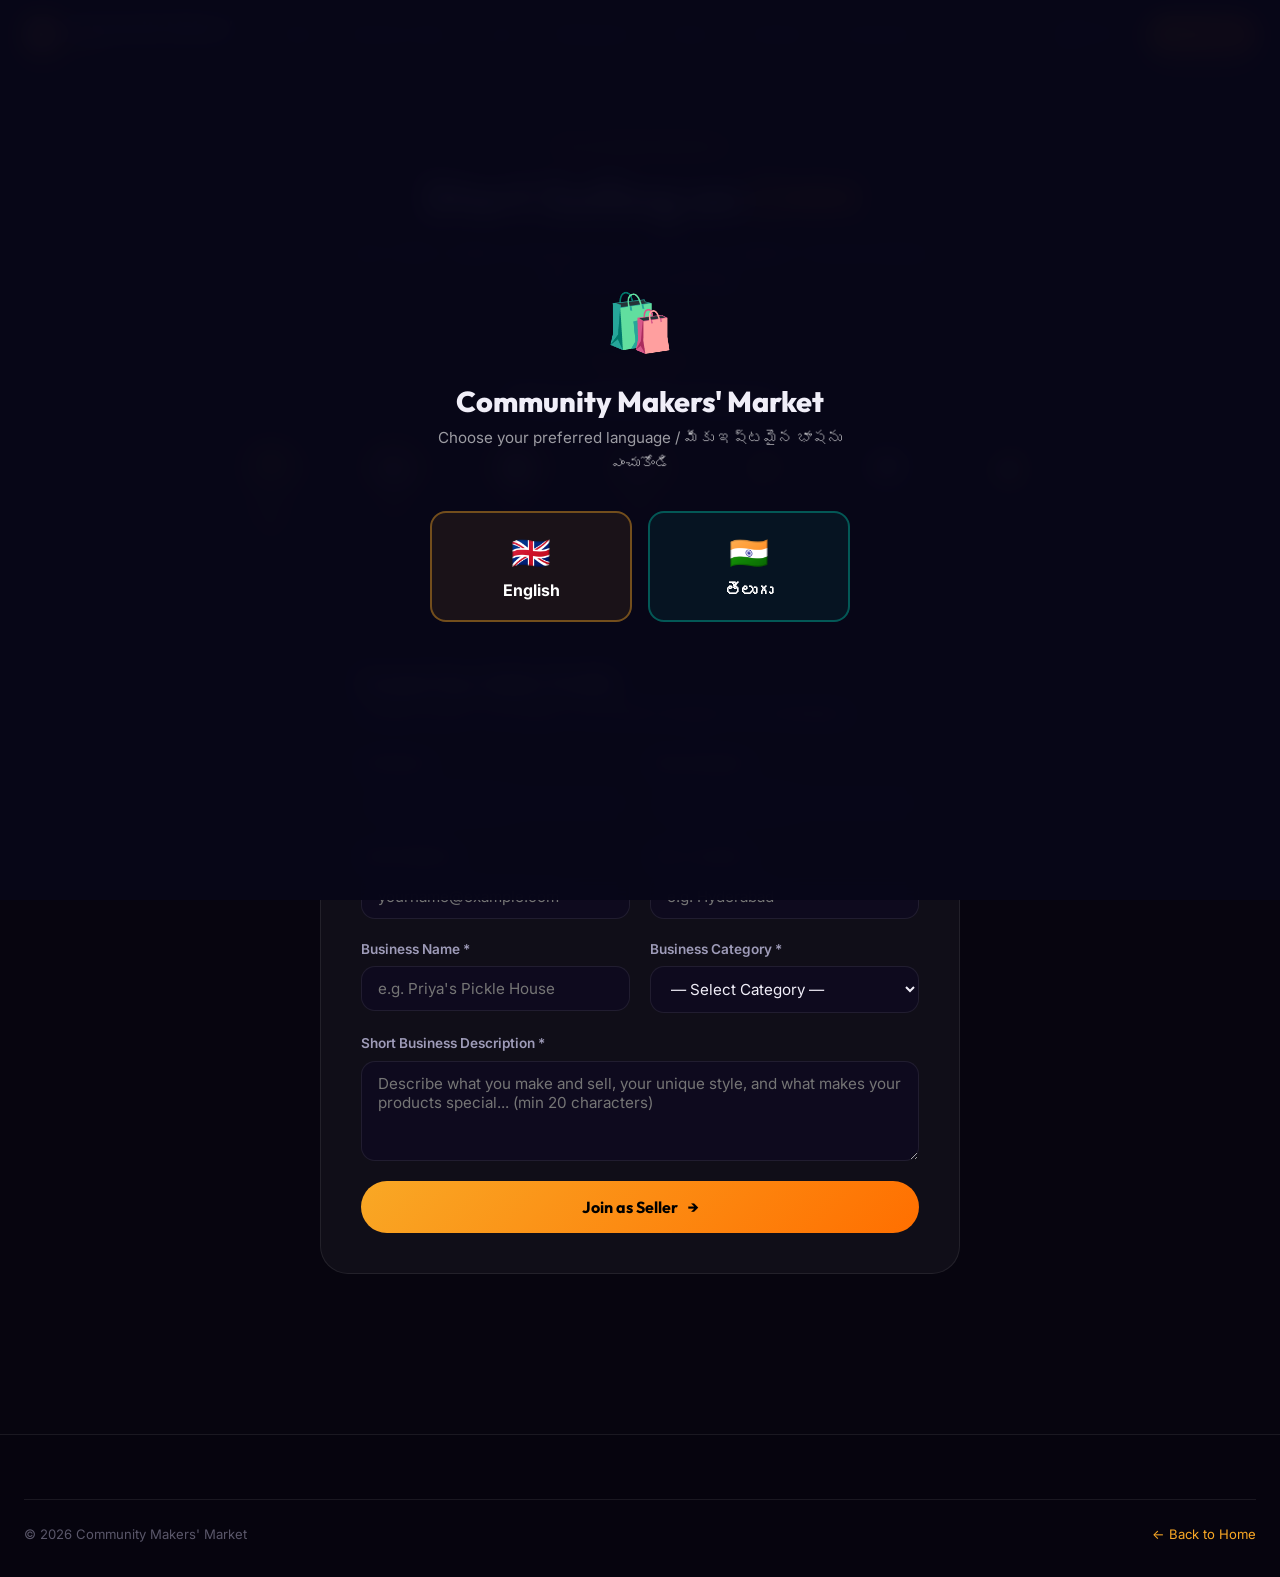
<file: pages/seller-dashboard.html>
<!DOCTYPE html>
<html lang="en">
<head>
  <meta charset="UTF-8" />
  <meta name="viewport" content="width=device-width, initial-scale=1.0" />
  <title>Seller Dashboard — Community Makers' Market</title>
  <meta name="description" content="Manage your seller profile, products, and customer inquiries." />
  <link rel="stylesheet" href="../css/style.css" />
  <style>
    .dash-layout { display: grid; grid-template-columns: 240px 1fr; gap: 28px; align-items: start; padding-top: calc(var(--nav-height) + 28px); padding-bottom: 60px; }
    /* Sidebar */
    .dash-sidebar { background: var(--bg-card); border: 1px solid var(--border); border-radius: var(--radius-lg); padding: 20px; position: sticky; top: calc(var(--nav-height) + 12px); }
    .seller-avatar { width: 64px; height: 64px; border-radius: 50%; background: var(--grad-gold); display: flex; align-items: center; justify-content: center; font-size: 1.6rem; font-weight: 800; color: #000; margin: 0 auto 12px; }
    .seller-name { text-align: center; font-weight: 700; font-size: 1rem; margin-bottom: 4px; }
    .seller-cat  { text-align: center; font-size: 0.78rem; color: var(--teal); margin-bottom: 16px; }
    .dash-nav { display: flex; flex-direction: column; gap: 4px; border-top: 1px solid var(--border); padding-top: 16px; }
    .dash-nav-btn { background: none; border: none; padding: 10px 14px; border-radius: var(--radius-md); color: var(--text-secondary); font-size: 0.88rem; font-weight: 500; cursor: pointer; text-align: left; transition: var(--transition-fast); display: flex; align-items: center; gap: 10px; }
    .dash-nav-btn:hover, .dash-nav-btn.active { background: rgba(0,191,165,0.1); color: var(--teal); }
    .dash-nav-btn.logout { color: #FF6B8A; margin-top: 8px; }
    .dash-nav-btn.logout:hover { background: rgba(255,107,138,0.1); }
    /* Main content */
    .dash-panel { display: none; }
    .dash-panel.active { display: block; }
    .dash-card { background: var(--bg-card); border: 1px solid var(--border); border-radius: var(--radius-lg); padding: 24px; margin-bottom: 20px; }
    .dash-section-title { font-size: 1.2rem; font-weight: 700; margin-bottom: 20px; display: flex; align-items: center; justify-content: space-between; flex-wrap: wrap; gap: 10px; }
    /* Form */
    .form-group { display: flex; flex-direction: column; gap: 6px; margin-bottom: 16px; }
    .form-group label { font-size: 0.82rem; font-weight: 600; color: var(--text-secondary); }
    .form-group input, .form-group select, .form-group textarea {
      background: #0d0b1e; border: 1.5px solid var(--border); border-radius: var(--radius-md);
      padding: 10px 14px; color: var(--text-primary); font-size: 0.9rem; font-family: inherit; outline: none; transition: border-color 0.2s; width: 100%;
    }
    .form-group input:focus, .form-group select:focus, .form-group textarea:focus { border-color: var(--gold); }
    .form-group select option { background: #12102A; }
    .form-group textarea { resize: vertical; min-height: 80px; }
    .form-row2 { display: grid; grid-template-columns: 1fr 1fr; gap: 16px; }
    /* Product grid */
    .products-grid-dash { display: grid; grid-template-columns: repeat(3, 1fr); gap: 16px; }
    .prod-card-dash { background: var(--bg-secondary, #0d0b1e); border: 1px solid var(--border); border-radius: var(--radius-md); overflow: hidden; }
    .prod-img-dash { height: 140px; display: flex; align-items: center; justify-content: center; font-size: 3rem; background: linear-gradient(135deg, rgba(249,168,37,0.06), rgba(0,191,165,0.06)); overflow: hidden; }
    .prod-img-dash img { width: 100%; height: 100%; object-fit: cover; }
    .prod-body-dash { padding: 12px; }
    .prod-actions { display: flex; gap: 8px; margin-top: 10px; }
    /* Inquiry table */
    .inq-table { width: 100%; border-collapse: collapse; font-size: 0.85rem; }
    .inq-table th { color: var(--text-muted); font-size: 0.75rem; font-weight: 600; text-transform: uppercase; letter-spacing: 0.05em; padding: 8px 12px; border-bottom: 1px solid var(--border); text-align: left; }
    .inq-table td { padding: 12px; border-bottom: 1px solid rgba(255,255,255,0.04); vertical-align: top; }
    .inq-table tr:last-child td { border-bottom: none; }
    /* Profile view */
    .profile-field { display: flex; flex-direction: column; gap: 2px; padding: 12px 0; border-bottom: 1px solid rgba(255,255,255,0.05); }
    .profile-label { font-size: 0.75rem; color: var(--text-muted); text-transform: uppercase; letter-spacing: 0.06em; }
    .profile-value { font-size: 0.95rem; color: var(--text-primary); font-weight: 500; }
    /* Modal overlay */
    .prod-modal-overlay { display: none; position: fixed; inset: 0; background: rgba(0,0,0,0.75); backdrop-filter: blur(8px); z-index: 2000; place-items: center; padding: 20px; overflow-y: auto; align-items: flex-start; }
    .prod-modal-overlay.open { display: grid; }
    .prod-modal { background: #12102A; border: 1px solid var(--border-hover); border-radius: var(--radius-xl); padding: 32px; max-width: 500px; width: 100%; position: relative; animation: modalIn 0.3s cubic-bezier(0.34,1.56,0.64,1); max-height: calc(100dvh - 40px); overflow-y: auto; margin: auto; }
    @keyframes modalIn { from { transform: scale(0.85) translateY(20px); opacity:0; } to { transform: scale(1) translateY(0); opacity:1; } }
    .prod-modal-close { position: absolute; top:14px; right:14px; width:30px; height:30px; border-radius:50%; background:var(--bg-card); border:1px solid var(--border); color:var(--text-secondary); cursor:pointer; display:grid; place-items:center; }
    /* Image upload */
    .img-upload-area { border: 2px dashed var(--border); border-radius: var(--radius-md); padding: 24px; text-align: center; cursor: pointer; transition: var(--transition-fast); }
    .img-upload-area:hover { border-color: var(--gold); }
    .img-preview { width: 100%; max-height: 160px; object-fit: cover; border-radius: var(--radius-md); margin-top: 10px; display: none; }
    /* Empty states */
    .empty-state { text-align: center; padding: 48px 20px; color: var(--text-secondary); }
    .empty-state .ei { font-size: 3rem; margin-bottom: 12px; }
    /* Responsive */
    @media(max-width:900px) { .dash-layout { grid-template-columns: 1fr; } .dash-sidebar { position: static; } .products-grid-dash { grid-template-columns: repeat(2,1fr); } }
    @media(max-width:500px) { .products-grid-dash { grid-template-columns: 1fr; } .form-row2 { grid-template-columns: 1fr; } }
  </style>
</head>
<body>
<nav class="navbar">
  <div class="nav-inner">
    <a href="../index.html" class="nav-logo"><div class="nav-logo-icon">🛍️</div><div><span class="nav-logo-text">Community Makers'</span><span class="nav-logo-sub">Market</span></div></a>
    <div class="nav-links">
      <a href="../index.html" class="nav-link">Home</a>
      <a href="ideas.html" class="nav-link">Business Ideas</a>
      <a href="marketplace.html" class="nav-link">Marketplace</a>
      <a href="stories.html" class="nav-link">Stories</a>
      <a href="schemes.html" class="nav-link">Schemes</a>
    </div>
    <div class="nav-actions">
      <button class="lang-toggle">🌐 <span class="lang-text">తెలుగు</span></button>
      <a href="marketplace.html" class="btn btn-ghost btn-sm">View Marketplace</a>
    </div>
    <button class="hamburger"><span></span><span></span><span></span></button>
  </div>
</nav>

<div class="container">
  <div class="dash-layout">

    <!-- Sidebar -->
    <aside class="dash-sidebar">
      <div class="seller-avatar" id="sidebar-avatar">?</div>
      <div class="seller-name" id="sidebar-name">Loading...</div>
      <div class="seller-cat" id="sidebar-cat"></div>
      <nav class="dash-nav">
        <button class="dash-nav-btn active" data-tab="profile">👤 My Profile</button>
        <button class="dash-nav-btn" data-tab="products">📦 My Products</button>
        <button class="dash-nav-btn" data-tab="inquiries">💬 Inquiries <span id="inq-badge" style="background:var(--gold);color:#000;border-radius:999px;padding:1px 7px;font-size:0.7rem;margin-left:4px;display:none"></span></button>
        <button class="dash-nav-btn logout" id="logout-btn">🚪 Logout</button>
      </nav>
    </aside>

    <!-- Main -->
    <main>

      <!-- TAB: Profile -->
      <div class="dash-panel active" id="tab-profile">
        <div class="dash-card">
          <div class="dash-section-title">
            <span>My Profile</span>
            <button class="btn btn-ghost btn-sm" id="edit-profile-btn">✏️ Edit Profile</button>
          </div>

          <!-- View mode -->
          <div id="profile-view">
            <div class="profile-field"><span class="profile-label">Full Name</span><span class="profile-value" id="pv-name">—</span></div>
            <div class="profile-field"><span class="profile-label">Business Name</span><span class="profile-value" id="pv-biz">—</span></div>
            <div class="profile-field"><span class="profile-label">Category</span><span class="profile-value" id="pv-cat">—</span></div>
            <div class="profile-field"><span class="profile-label">Email</span><span class="profile-value" id="pv-email">—</span></div>
            <div class="profile-field"><span class="profile-label">Phone</span><span class="profile-value" id="pv-phone">—</span></div>
            <div class="profile-field"><span class="profile-label">Location</span><span class="profile-value" id="pv-loc">—</span></div>
            <div class="profile-field" style="border-bottom:none"><span class="profile-label">Description</span><span class="profile-value" id="pv-desc">—</span></div>
          </div>

          <!-- Edit mode -->
          <div id="profile-edit" style="display:none">
            <div class="form-row2">
              <div class="form-group"><label>Full Name</label><input type="text" id="pe-name" /></div>
              <div class="form-group"><label>Phone</label><input type="tel" id="pe-phone" /></div>
            </div>
            <div class="form-row2">
              <div class="form-group"><label>Email</label><input type="email" id="pe-email" /></div>
              <div class="form-group"><label>Location</label><input type="text" id="pe-loc" /></div>
            </div>
            <div class="form-row2">
              <div class="form-group"><label>Business Name</label><input type="text" id="pe-biz" /></div>
              <div class="form-group"><label>Category</label>
                <select id="pe-cat">
                  <option value="Handmade Crafts">🧶 Handmade Crafts</option>
                  <option value="Homemade Food">🍲 Homemade Food</option>
                  <option value="Jewelry">💍 Jewelry</option>
                  <option value="Tailoring">🧵 Tailoring</option>
                  <option value="Art & Paintings">🖼️ Art &amp; Paintings</option>
                  <option value="Home Decor">🏠 Home Decor</option>
                  <option value="Customized Gifts">🎁 Customized Gifts</option>
                  <option value="Plants & Gardening">🌿 Plants &amp; Gardening</option>
                </select>
              </div>
            </div>
            <div class="form-group"><label>Description</label><textarea id="pe-desc"></textarea></div>
            <div style="display:flex; gap:10px">
              <button class="btn btn-primary btn-sm" id="save-profile-btn">✅ Save Changes</button>
              <button class="btn btn-ghost btn-sm" id="cancel-edit-btn">Cancel</button>
            </div>
          </div>
        </div>

        <!-- Stats row -->
        <div style="display:grid; grid-template-columns:repeat(3,1fr); gap:16px">
          <div class="dash-card" style="text-align:center; padding:20px">
            <div style="font-size:1.8rem; font-weight:800; color:var(--gold)" id="stat-products">0</div>
            <div style="font-size:0.82rem; color:var(--text-secondary); margin-top:4px">Products Listed</div>
          </div>
          <div class="dash-card" style="text-align:center; padding:20px">
            <div style="font-size:1.8rem; font-weight:800; color:var(--teal)" id="stat-inquiries">0</div>
            <div style="font-size:0.82rem; color:var(--text-secondary); margin-top:4px">Inquiries Received</div>
          </div>
          <div class="dash-card" style="text-align:center; padding:20px">
            <div style="font-size:1.8rem; font-weight:800; color:#69F0AE" id="stat-days">0</div>
            <div style="font-size:0.82rem; color:var(--text-secondary); margin-top:4px">Days Active</div>
          </div>
        </div>
      </div>

      <!-- TAB: Products -->
      <div class="dash-panel" id="tab-products">
        <div class="dash-card">
          <div class="dash-section-title">
            <span>My Products</span>
            <button class="btn btn-primary btn-sm" id="add-product-btn">+ Add Product</button>
          </div>
          <div class="products-grid-dash" id="products-grid-dash"></div>
          <div class="empty-state" id="products-empty" style="display:none">
            <div class="ei">📦</div>
            <p style="font-weight:600; margin-bottom:6px">No products yet</p>
            <p style="font-size:0.85rem">Add your first product to appear in the marketplace.</p>
          </div>
        </div>
      </div>

      <!-- TAB: Inquiries -->
      <div class="dash-panel" id="tab-inquiries">
        <div class="dash-card">
          <div class="dash-section-title"><span>Customer Inquiries</span><span id="inq-count-label" style="font-size:0.8rem;color:var(--text-muted)"></span></div>
          <div id="inquiries-list"></div>
          <div class="empty-state" id="inquiries-empty" style="display:none">
            <div class="ei">&#x1F4EC;</div>
            <p style="font-weight:600;margin-bottom:6px">No inquiries yet</p>
            <p style="font-size:0.85rem">When buyers enquire about your products, messages will appear here.</p>
          </div>
        </div>
      </div>

    </main>
  </div>
</div>

<!-- Product Form Modal -->
<div class="prod-modal-overlay" id="product-modal">
  <div class="prod-modal">
    <button class="prod-modal-close" id="close-prod-modal">✕</button>
    <h2 style="font-size:1.2rem; margin-bottom:20px" id="prod-modal-title">Add Product</h2>
    <form id="product-form" novalidate>
      <input type="hidden" id="pf-id" />
      <div class="form-group"><label>Product Name *</label><input type="text" id="pf-name" placeholder="e.g. Handmade Pickle Jar" /></div>
      <div class="form-row2">
        <div class="form-group">
          <label>Category *</label>
          <select id="pf-cat">
            <option value="">— Select —</option>
            <option value="Handmade Crafts">🧶 Handmade Crafts</option>
            <option value="Homemade Food">🍲 Homemade Food</option>
            <option value="Jewelry">💍 Jewelry</option>
            <option value="Tailoring">🧵 Tailoring</option>
            <option value="Art & Paintings">🖼️ Art &amp; Paintings</option>
            <option value="Home Decor">🏠 Home Decor</option>
            <option value="Customized Gifts">🎁 Customized Gifts</option>
            <option value="Plants & Gardening">🌿 Plants &amp; Gardening</option>
          </select>
        </div>
        <div class="form-group"><label>Price *</label><input type="text" id="pf-price" placeholder="e.g. ₹250" /></div>
      </div>
      <div class="form-group"><label>Description</label><textarea id="pf-desc" placeholder="Describe your product..."></textarea></div>
      <div class="form-group">
        <label>Product Image (optional)</label>
        <div class="img-upload-area" id="img-upload-area">
          <div style="font-size:2rem; margin-bottom:6px">📷</div>
          <div style="font-size:0.85rem; color:var(--text-secondary)">Click to upload image</div>
          <input type="file" id="pf-image" accept="image/*" style="display:none" />
        </div>
        <img id="img-preview" class="img-preview" alt="Preview" />
      </div>
      <button type="submit" class="btn btn-primary" style="width:100%; margin-top:4px" id="save-product-btn">Save Product</button>
    </form>
  </div>
</div>

<script src="../js/translations.js"></script>
<script src="../js/data.js"></script>
<script src="../js/store.js"></script>
<script src="../js/main.js"></script>
<script>
'use strict';

// ── Auth guard ───────────────────────────────
let currentSeller = Store.getCurrentSeller();
if (!currentSeller) {
  window.location.href = 'sell.html';
}

// ── Tab navigation ───────────────────────────
document.querySelectorAll('.dash-nav-btn[data-tab]').forEach(function(btn) {
  btn.addEventListener('click', function() {
    document.querySelectorAll('.dash-nav-btn').forEach(function(b){ b.classList.remove('active'); });
    document.querySelectorAll('.dash-panel').forEach(function(p){ p.classList.remove('active'); });
    btn.classList.add('active');
    document.getElementById('tab-' + btn.dataset.tab).classList.add('active');
    if (btn.dataset.tab === 'products') renderProducts();
    if (btn.dataset.tab === 'inquiries') renderInquiries();
  });
});

// ── Logout ───────────────────────────────────
document.getElementById('logout-btn').addEventListener('click', function() {
  Store.clearCurrentSeller();
  window.location.href = 'sell.html';
});

// ── Populate sidebar + profile ────────────────
function initSeller() {
  currentSeller = Store.getCurrentSeller();
  if (!currentSeller) return;
  // Sidebar
  const initials = (currentSeller.fullName || 'S').split(' ').map(function(w){ return w[0]; }).join('').toUpperCase().slice(0,2);
  document.getElementById('sidebar-avatar').textContent = initials;
  document.getElementById('sidebar-name').textContent = currentSeller.businessName || currentSeller.fullName;
  document.getElementById('sidebar-cat').textContent = currentSeller.category || '';
  // Profile view
  document.getElementById('pv-name').textContent  = currentSeller.fullName || '—';
  document.getElementById('pv-biz').textContent   = currentSeller.businessName || '—';
  document.getElementById('pv-cat').textContent   = currentSeller.category || '—';
  document.getElementById('pv-email').textContent = currentSeller.email || '—';
  document.getElementById('pv-phone').textContent = currentSeller.phone || '—';
  document.getElementById('pv-loc').textContent   = currentSeller.location || '—';
  document.getElementById('pv-desc').textContent  = currentSeller.description || '—';
  // Stats
  const prods = Store.getSellerProducts(currentSeller.id);
  const inqs  = Store.getSellerInquiries(currentSeller.id);
  document.getElementById('stat-products').textContent   = prods.length;
  document.getElementById('stat-inquiries').textContent  = inqs.length;
  const days = currentSeller.createdAt ? Math.floor((Date.now() - new Date(currentSeller.createdAt)) / 86400000) : 0;
  document.getElementById('stat-days').textContent = days;
  // Inquiry badge
  if (inqs.length > 0) {
    const badge = document.getElementById('inq-badge');
    badge.textContent = inqs.length;
    badge.style.display = 'inline';
  }
}
initSeller();

// ── Profile Edit ─────────────────────────────
document.getElementById('edit-profile-btn').addEventListener('click', function() {
  document.getElementById('profile-view').style.display = 'none';
  document.getElementById('profile-edit').style.display = 'block';
  document.getElementById('pe-name').value  = currentSeller.fullName || '';
  document.getElementById('pe-phone').value = currentSeller.phone || '';
  document.getElementById('pe-email').value = currentSeller.email || '';
  document.getElementById('pe-loc').value   = currentSeller.location || '';
  document.getElementById('pe-biz').value   = currentSeller.businessName || '';
  document.getElementById('pe-cat').value   = currentSeller.category || '';
  document.getElementById('pe-desc').value  = currentSeller.description || '';
});
document.getElementById('cancel-edit-btn').addEventListener('click', function() {
  document.getElementById('profile-view').style.display = 'block';
  document.getElementById('profile-edit').style.display = 'none';
});
document.getElementById('save-profile-btn').addEventListener('click', function() {
  const updated = Store.updateSeller(currentSeller.id, {
    fullName: document.getElementById('pe-name').value.trim(),
    phone: document.getElementById('pe-phone').value.trim(),
    email: document.getElementById('pe-email').value.trim(),
    location: document.getElementById('pe-loc').value.trim(),
    businessName: document.getElementById('pe-biz').value.trim(),
    category: document.getElementById('pe-cat').value,
    description: document.getElementById('pe-desc').value.trim(),
  });
  Store.setCurrentSeller(updated);
  document.getElementById('profile-view').style.display = 'block';
  document.getElementById('profile-edit').style.display = 'none';
  initSeller();
  CMM.showToast('Profile updated!', '✅');
});

// ── Products ─────────────────────────────────
function renderProducts() {
  const grid  = document.getElementById('products-grid-dash');
  const empty = document.getElementById('products-empty');
  const prods = Store.getSellerProducts(currentSeller.id);
  while (grid.firstChild) grid.removeChild(grid.firstChild);
  if (!prods.length) { empty.style.display = 'block'; return; }
  empty.style.display = 'none';

  prods.forEach(function(p) {
    const card = document.createElement('div');
    card.className = 'prod-card-dash';

    const imgDiv = document.createElement('div');
    imgDiv.className = 'prod-img-dash';
    if (p.image) {
      const img = document.createElement('img');
      img.src = p.image;
      img.alt = p.name;
      imgDiv.appendChild(img);
    } else {
      const catIcons = {'Handmade Crafts':'🧶','Homemade Food':'🍲','Jewelry':'💍','Tailoring':'🧵','Art & Paintings':'🖼️','Home Decor':'🏠','Customized Gifts':'🎁','Plants & Gardening':'🌿'};
      imgDiv.textContent = catIcons[p.category] || '📦';
    }

    const body = document.createElement('div');
    body.className = 'prod-body-dash';
    const nameEl = document.createElement('div');
    nameEl.style.cssText = 'font-weight:700; font-size:0.9rem; margin-bottom:4px';
    nameEl.textContent = p.name;
    const priceEl = document.createElement('div');
    priceEl.style.cssText = 'color:var(--gold); font-weight:700; font-size:0.95rem; margin-bottom:4px';
    priceEl.textContent = p.price;
    const catEl = document.createElement('div');
    catEl.style.cssText = 'font-size:0.75rem; color:var(--text-muted); margin-bottom:8px';
    catEl.textContent = p.category;

    const actions = document.createElement('div');
    actions.className = 'prod-actions';
    const editBtn = document.createElement('button');
    editBtn.className = 'btn btn-ghost btn-sm';
    editBtn.style.flex = '1';
    editBtn.textContent = '✏️ Edit';
    editBtn.addEventListener('click', function() { openProductModal(p); });
    const delBtn = document.createElement('button');
    delBtn.className = 'btn btn-sm';
    delBtn.style.cssText = 'flex:1; background:rgba(255,107,138,0.12); color:#FF6B8A; border:1px solid rgba(255,107,138,0.3); border-radius:var(--radius-full); padding:8px; font-size:0.82rem; font-weight:600;';
    delBtn.textContent = '🗑️ Delete';
    delBtn.addEventListener('click', function() {
      if (confirm('Delete "' + p.name + '"?')) {
        Store.deleteProduct(p.id);
        renderProducts();
        initSeller();
        CMM.showToast('Product deleted', '🗑️');
      }
    });
    actions.appendChild(editBtn);
    actions.appendChild(delBtn);

    body.appendChild(nameEl);
    body.appendChild(priceEl);
    body.appendChild(catEl);
    body.appendChild(actions);
    card.appendChild(imgDiv);
    card.appendChild(body);
    grid.appendChild(card);
  });
}

// ── Product Modal ─────────────────────────────
function openProductModal(prod) {
  document.getElementById('prod-modal-title').textContent = prod ? 'Edit Product' : 'Add Product';
  document.getElementById('pf-id').value    = prod ? prod.id : '';
  document.getElementById('pf-name').value  = prod ? prod.name : '';
  document.getElementById('pf-cat').value   = prod ? prod.category : '';
  document.getElementById('pf-price').value = prod ? prod.price : '';
  document.getElementById('pf-desc').value  = prod ? (prod.description || '') : '';
  const preview = document.getElementById('img-preview');
  if (prod && prod.image) { preview.src = prod.image; preview.style.display = 'block'; }
  else { preview.style.display = 'none'; preview.src = ''; }
  document.getElementById('product-modal').classList.add('open');
}
document.getElementById('add-product-btn').addEventListener('click', function() { openProductModal(null); });
document.getElementById('close-prod-modal').addEventListener('click', function() { document.getElementById('product-modal').classList.remove('open'); });

// Image upload → Base64
document.getElementById('img-upload-area').addEventListener('click', function() { document.getElementById('pf-image').click(); });
document.getElementById('pf-image').addEventListener('change', function(e) {
  const file = e.target.files[0];
  if (!file) return;
  const reader = new FileReader();
  reader.onload = function(ev) {
    const preview = document.getElementById('img-preview');
    preview.src = ev.target.result;
    preview.style.display = 'block';
  };
  reader.readAsDataURL(file);
});

// Product form submit
document.getElementById('product-form').addEventListener('submit', function(e) {
  e.preventDefault();
  const name  = document.getElementById('pf-name').value.trim();
  const cat   = document.getElementById('pf-cat').value;
  const price = document.getElementById('pf-price').value.trim();
  const desc  = document.getElementById('pf-desc').value.trim();
  const imgEl = document.getElementById('img-preview');
  const image = imgEl.style.display !== 'none' ? imgEl.src : '';
  const editId = document.getElementById('pf-id').value;

  if (!name || !cat || !price) {
    CMM.showToast('Please fill in name, category, and price', '⚠️');
    return;
  }

  const data = { sellerId: currentSeller.id, name: name, category: cat, price: price, description: desc, image: image };
  if (editId) { Store.updateProduct(editId, data); CMM.showToast('Product updated!', '✅'); }
  else { Store.addProduct(data); CMM.showToast('Product added! It now appears in the marketplace.', '🎉'); }

  document.getElementById('product-modal').classList.remove('open');
  document.getElementById('product-form').reset();
  document.getElementById('img-preview').style.display = 'none';
  renderProducts();
  initSeller();
});

// ── Inquiries ─────────────────────────────────
function renderInquiries() {
  var inqs  = Store.getSellerInquiries(currentSeller.id);
  var list  = document.getElementById('inquiries-list');
  var empty = document.getElementById('inquiries-empty');
  var label = document.getElementById('inq-count-label');
  while (list.firstChild) list.removeChild(list.firstChild);

  var newCount = inqs.filter(function(i){ return i.status === 'new' || i.status === 'buyer-replied'; }).length;
  label.textContent = inqs.length + ' total' + (newCount ? ' · ' + newCount + ' need reply' : '');

  if (!inqs.length) { empty.style.display = 'block'; return; }
  empty.style.display = 'none';

  inqs.slice().reverse().forEach(function(inq) {
    var needsReply = inq.status === 'new' || inq.status === 'buyer-replied';
    var statusColor = needsReply ? 'var(--rose)' : 'var(--teal)';
    var statusText  = inq.status === 'replied' ? '&#x2713; Replied' : inq.status === 'buyer-replied' ? '&#x1F4AC; New reply from buyer' : '&#x1F534; New';

    var card = document.createElement('div');
    card.style.cssText = 'background:var(--bg-card);border:1px solid ' + (needsReply ? 'rgba(255,107,138,0.3)' : 'var(--border)') + ';border-radius:14px;padding:20px;margin-bottom:14px;transition:all .3s';

    // Header row
    var hdr = document.createElement('div');
    hdr.style.cssText = 'display:flex;justify-content:space-between;align-items:flex-start;margin-bottom:12px;flex-wrap:wrap;gap:8px';
    hdr.innerHTML =
      '<div><div style="font-weight:700;font-size:0.95rem">' + (inq.buyerName || inq.name || 'Anonymous') + '</div>' +
      '<div style="font-size:0.78rem;color:var(--text-muted)">' +
      (inq.buyerEmail || inq.email ? '&#x2709; ' + (inq.buyerEmail || inq.email) + ' &nbsp;' : '') +
      (inq.buyerPhone || inq.phone ? '&#x1F4DE; ' + (inq.buyerPhone || inq.phone) : '') + '</div></div>' +
      '<div style="display:flex;gap:8px;align-items:center">' +
      '<span style="font-size:0.72rem;font-weight:700;padding:3px 10px;border-radius:999px;background:rgba(0,0,0,0.3);color:' + statusColor + '">' + statusText + '</span>' +
      '<span style="font-size:0.72rem;color:var(--text-muted)">' + (inq.createdAt ? new Date(inq.createdAt).toLocaleDateString('en-IN') : '') + '</span></div>';

    // Product badge
    var prodBadge = document.createElement('div');
    prodBadge.style.cssText = 'display:inline-block;padding:4px 12px;background:rgba(0,191,165,0.1);border:1px solid rgba(0,191,165,0.25);border-radius:999px;font-size:0.78rem;color:var(--teal);margin-bottom:12px';
    prodBadge.textContent = '&#x1F6D2; ' + (inq.productName || inq.subject || 'General Inquiry');

    // Conversation thread
    var thread = document.createElement('div');
    thread.style.cssText = 'background:var(--bg-secondary);border-radius:10px;padding:14px;margin-bottom:14px;display:flex;flex-direction:column;gap:10px';

    // Buyer's original message
    var buyerMsg = document.createElement('div');
    buyerMsg.style.cssText = 'display:flex;gap:10px;align-items:flex-start';
    buyerMsg.innerHTML =
      '<div style="width:32px;height:32px;border-radius:50%;background:var(--grad-purple);display:flex;align-items:center;justify-content:center;font-size:0.85rem;font-weight:700;flex-shrink:0">' +
      (inq.buyerName || inq.name || 'B').charAt(0).toUpperCase() + '</div>' +
      '<div style="flex:1"><div style="font-size:0.72rem;color:var(--text-muted);margin-bottom:3px">Buyer &middot; ' + (inq.createdAt ? new Date(inq.createdAt).toLocaleTimeString('en-IN',{hour:'2-digit',minute:'2-digit'}) : '') + '</div>' +
      '<div style="font-size:0.9rem;line-height:1.5;background:rgba(255,255,255,0.04);padding:10px 12px;border-radius:0 10px 10px 10px;border:1px solid var(--border)">' + (inq.message || '—') + '</div></div>';
    thread.appendChild(buyerMsg);

    // Replies
    (inq.replies || []).forEach(function(r) {
      var rDiv = document.createElement('div');
      rDiv.style.cssText = 'display:flex;gap:10px;align-items:flex-start' + (r.fromSeller ? ';flex-direction:row-reverse' : '');
      var rColor = r.fromSeller ? 'var(--grad-gold)' : 'var(--grad-purple)';
      rDiv.innerHTML =
        '<div style="width:32px;height:32px;border-radius:50%;background:' + rColor + ';display:flex;align-items:center;justify-content:center;font-size:0.85rem;font-weight:700;flex-shrink:0;color:#000">' +
        (r.fromName || (r.fromSeller ? 'S' : 'B')).charAt(0).toUpperCase() + '</div>' +
        '<div style="flex:1"><div style="font-size:0.72rem;color:var(--text-muted);margin-bottom:3px;' + (r.fromSeller ? 'text-align:right' : '') + '">' +
        (r.fromSeller ? '&#x1F3EA; You' : '&#x1F464; ' + (r.fromName || 'Buyer')) + ' &middot; ' + (r.createdAt ? new Date(r.createdAt).toLocaleTimeString('en-IN',{hour:'2-digit',minute:'2-digit'}) : '') + '</div>' +
        '<div style="font-size:0.9rem;line-height:1.5;padding:10px 12px;border-radius:' + (r.fromSeller ? '10px 0 10px 10px' : '0 10px 10px 10px') + ';background:' + (r.fromSeller ? 'rgba(249,168,37,0.1);border:1px solid rgba(249,168,37,0.25)' : 'rgba(255,255,255,0.04);border:1px solid var(--border)') + '">' + r.text + '</div></div>';
      thread.appendChild(rDiv);
    });

    // Reply area
    var replyWrap = document.createElement('div');
    replyWrap.style.cssText = 'display:flex;gap:10px;align-items:flex-end';
    var replyTA = document.createElement('textarea');
    replyTA.placeholder = 'Type your reply to the buyer...';
    replyTA.rows = 2;
    replyTA.style.cssText = 'flex:1;padding:10px 14px;background:var(--bg-secondary);border:1.5px solid var(--border);border-radius:10px;color:var(--text-primary);font-size:0.88rem;outline:none;resize:none;font-family:inherit;transition:border-color .2s';
    replyTA.addEventListener('focus', function(){ this.style.borderColor='var(--gold)'; });
    replyTA.addEventListener('blur', function(){ this.style.borderColor='var(--border)'; });
    var replyBtn = document.createElement('button');
    replyBtn.className = 'btn btn-primary btn-sm';
    replyBtn.style.cssText = 'flex-shrink:0;padding:10px 20px;white-space:nowrap;font-size:0.88rem';
    replyBtn.innerHTML = '✉️ Send Reply';
    replyBtn.addEventListener('click', (function(inqId, ta) {
      return function() {
        var text = ta.value.trim();
        if (!text) { ta.style.borderColor='var(--rose)'; return; }
        Store.replyToInquiry(inqId, text, currentSeller.businessName || currentSeller.fullName);
        renderInquiries();
        CMM.showToast('Reply sent!', '&#x2705;');
      };
    })(inq.id, replyTA));
    replyWrap.appendChild(replyTA);
    replyWrap.appendChild(replyBtn);

    // WA button
    var waPhone = (inq.buyerPhone || inq.phone || '').replace(/\D/g, '');
    var actions = document.createElement('div');
    actions.style.cssText = 'display:flex;gap:8px;margin-top:10px;flex-wrap:wrap';
    if (waPhone) {
      var waBtn = document.createElement('a');
      waBtn.href = 'https://wa.me/' + waPhone;
      waBtn.target = '_blank';
      waBtn.className = 'btn btn-whatsapp btn-sm';
      waBtn.innerHTML = '&#x1F4AC; WhatsApp Buyer';
      actions.appendChild(waBtn);
    }

    card.appendChild(hdr);
    card.appendChild(prodBadge);
    card.appendChild(thread);
    card.appendChild(replyWrap);
    card.appendChild(actions);
    list.appendChild(card);
  });
}

// Initial render
renderProducts();
</script>
</body>
</html>
</file>
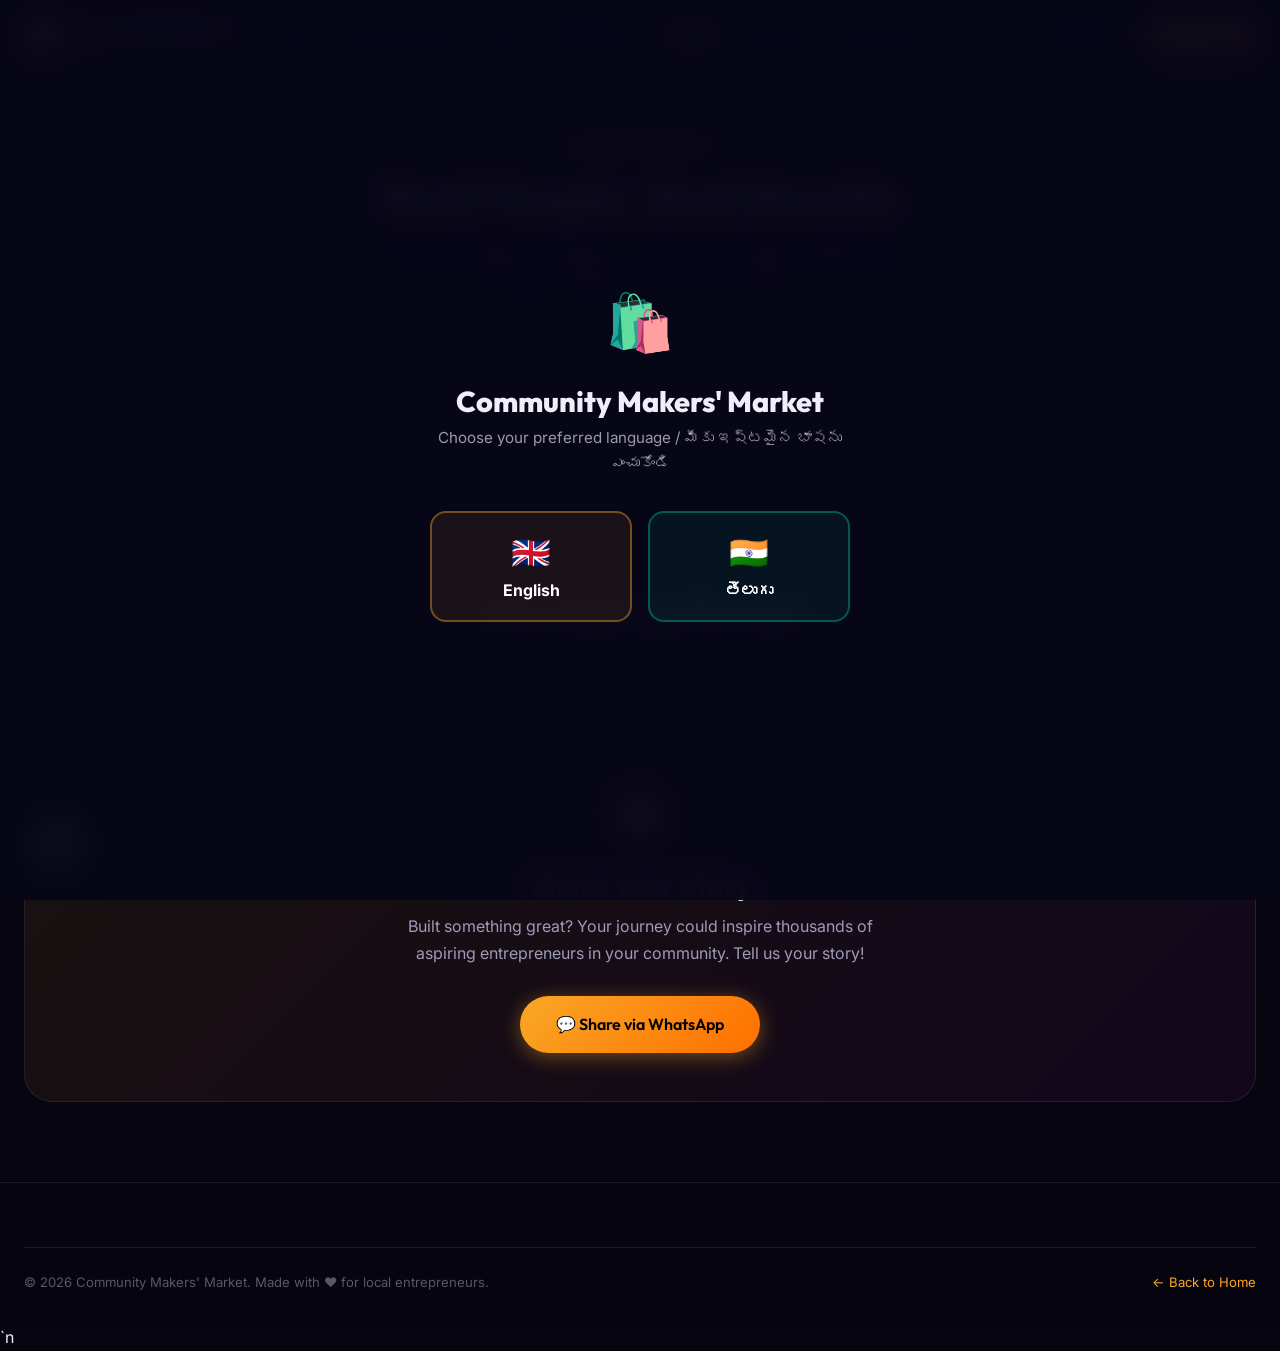
<file: pages/stories.html>
﻿<!DOCTYPE html>
<html lang="en">
<head>
  <meta charset="UTF-8" />
  <meta name="viewport" content="width=device-width, initial-scale=1.0" />
  <title>Success Stories — Community Makers' Market</title>
  <meta name="description" content="Get inspired by real entrepreneurs from local communities who turned their skills into thriving businesses." />
  <link rel="stylesheet" href="../css/style.css" />
  <style>
    .page-hero { padding: calc(var(--nav-height) + 60px) 0 60px; text-align: center; background: linear-gradient(180deg, rgba(255,107,138,0.06) 0%, transparent 100%); }
    .hero-story {
      display: grid; grid-template-columns: 1fr 1fr; gap: 48px; align-items: center;
      background: linear-gradient(135deg, rgba(249,168,37,0.06), rgba(0,191,165,0.06));
      border: 1px solid var(--border); border-radius: var(--radius-xl); padding: 48px;
      margin-bottom: 60px;
    }
    .hero-story-image {
      background: var(--grad-gold); border-radius: var(--radius-xl);
      height: 300px; display: grid; place-items: center; font-size: 7rem;
    }
    .story-income-big { font-size: 2.5rem; font-weight: 900; font-family: var(--font-heading); color: var(--teal); }
    .story-full-card {
      background: var(--bg-card); border: 1px solid var(--border);
      border-radius: var(--radius-lg); overflow: hidden; transition: var(--transition); cursor: pointer;
    }
    .story-full-card:hover { transform: translateY(-4px); box-shadow: var(--shadow-card); border-color: var(--border-hover); }
    .story-card-img {
      height: 140px; display: grid; place-items: center; font-size: 4.5rem;
    }
    .story-card-body { padding: 20px; }
    .story-card-name { font-size: 1.05rem; font-weight: 700; margin-bottom: 4px; }
    .story-card-sub { font-size: 0.82rem; color: var(--text-secondary); margin-bottom: 10px; }
    .story-card-income { font-family: var(--font-heading); font-size: 1.3rem; font-weight: 800; color: var(--teal); margin-bottom: 10px; }
    .story-card-quote { font-size: 0.85rem; color: var(--text-secondary); font-style: italic; line-height: 1.6; margin-bottom: 14px; }
    .detail-section { margin-bottom: 20px; }
    .detail-label { font-size: 0.75rem; font-weight: 700; text-transform: uppercase; letter-spacing: 0.08em; color: var(--text-muted); margin-bottom: 6px; }
    .detail-value { font-size: 0.9rem; color: var(--text-secondary); line-height: 1.6; }
    @media(max-width:768px) { .hero-story { grid-template-columns:1fr; gap:28px; padding:28px; } }
  </style>
</head>
<body>
<nav class="navbar">
  <div class="nav-inner">
    <a href="../index.html" class="nav-logo"><div class="nav-logo-icon">🛍️</div><div><span class="nav-logo-text">Community Makers'</span><span class="nav-logo-sub">Market</span></div></a>
    <div class="nav-links">
      <a href="../index.html" class="nav-link" data-i18n="nav.home">Home</a>
      <a href="ideas.html" class="nav-link" data-i18n="nav.ideas">Business Ideas</a>
      <a href="learn.html" class="nav-link" data-i18n="nav.learn">Learn</a>
      <a href="marketplace.html" class="nav-link" data-i18n="nav.market">Marketplace</a>
      <a href="stories.html" class="nav-link active" data-i18n="nav.stories">Stories</a>
      <a href="schemes.html" class="nav-link" data-i18n="nav.schemes">Schemes</a>
      <a href="community.html" class="nav-link" data-i18n="nav.community">Community</a>
    </div>
    <div class="nav-actions">
      <button class="lang-toggle">🌐 <span class="lang-text">తెలుగు</span></button>
      <a href="marketplace.html" class="btn btn-primary btn-sm" data-i18n="nav.cta">Start Selling</a>
    </div>
    <button class="hamburger"><span></span><span></span><span></span></button>
  </div>
</nav>
<div class="mobile-menu">
  <a href="../index.html" data-i18n="mnav.home">🏠 Home</a>
  <a href="ideas.html" data-i18n="mnav.ideas">💡 Business Ideas</a>
  <a href="learn.html" data-i18n="mnav.learn">📚 Learn</a>
  <a href="marketplace.html" data-i18n="mnav.market">🛒 Marketplace</a>
  <a href="stories.html" data-i18n="mnav.stories">⭐ Stories</a>
  <a href="schemes.html" data-i18n="mnav.schemes">🏛️ Schemes</a>
  <a href="community.html" data-i18n="mnav.community">👥 Community</a>
</div>

<div class="page-hero">
  <div class="container">
    <div class="section-eyebrow" data-i18n="stories.eyebrow">Success Stories</div>
    <h1 class="section-title"><span data-i18n="stories.title">Real People, Real Results</span></h1>
    <p class="section-desc" data-i18n="stories.desc">From homemakers to artisans — stories of courage, creativity and financial freedom from our community.</p>
  </div>
</div>

<section class="section">
  <div class="container">
    <!-- Featured Story -->
    <div class="hero-story reveal" id="featured-story"></div>

    <!-- All Stories Grid -->
    <div class="section-header" style="margin-bottom:36px">
      <h2 class="section-title" style="font-size:1.8rem" data-i18n="stories.more.title">More <span class="text-gradient-gold">Inspiring Journeys</span></h2>
    </div>
    <div class="grid-3" id="stories-grid" style="gap:24px; margin-bottom:60px"></div>

    <!-- Share your story CTA -->
    <div class="reveal" style="background:linear-gradient(135deg,rgba(249,168,37,0.08),rgba(156,39,176,0.08)); border:1px solid var(--border); border-radius:var(--radius-xl); padding:48px; text-align:center;">
      <div style="font-size:3rem; margin-bottom:16px">🌟</div>
      <h2 style="font-size:1.8rem; margin-bottom:12px" data-i18n="stories.share.title">Share Your Story</h2>
      <p style="color:var(--text-secondary); max-width:500px; margin:0 auto 28px; line-height:1.7" data-i18n="stories.share.desc">Built something great? Your journey could inspire thousands of aspiring entrepreneurs in your community. Tell us your story!</p>
      <a href="https://wa.me/919000000000?text=Hi!%20I%20want%20to%20share%20my%20success%20story%20on%20Community%20Makers'%20Market." target="_blank" class="btn btn-primary btn-lg" data-i18n="btn.share.whatsapp">💬 Share via WhatsApp</a>
    </div>
  </div>
</section>

<!-- Story Detail Modal -->
<div class="modal-overlay" id="story-modal">
  <div class="modal" style="max-width:580px">
    <button class="modal-close">✕</button>
    <div id="story-modal-content"></div>
  </div>
</div>

<a href="https://wa.me/919000000000" target="_blank" class="wa-float">💬</a>
<footer class="footer"><div class="container"><div class="footer-bottom"><span data-i18n="footer.copy">© 2026 Community Makers' Market</span><span><a href="../index.html" style="color:var(--gold)" data-i18n="footer.back">← Back to Home</a></span></div></div></footer>

<script src="../js/translations.js"></script><script src="../js/data.js"></script>`n<script src="../js/store.js"></script>
<script src="../js/main.js"></script>
<script>
function renderFeaturedStory() {
  const featured = CMM_DATA.stories[0];
  const monthlyLabel = CMM.t('stories.monthly');
  const readBtn = CMM.t('btn.read.full');
  document.getElementById('featured-story').innerHTML = `
    <div>
      <div class="hero-story-image" style="background:${grads[0]}">${featured.emoji}</div>
    </div>
    <div>
      <span class="badge badge-gold" style="margin-bottom:16px">${featured.tag}</span>
      <h2 style="font-size:2rem; margin-bottom:8px">${featured.name}</h2>
      <div style="color:var(--text-secondary); font-size:0.9rem; margin-bottom:20px">📍 ${featured.location} · ${featured.business}</div>
      <div class="story-income-big">${featured.income}</div>
      <div style="font-size:0.85rem; color:var(--text-muted); margin-bottom:20px">${monthlyLabel}</div>
      <p style="color:var(--text-secondary); line-height:1.75; margin-bottom:24px">${featured.story}</p>
      <blockquote style="border-left:3px solid var(--gold); padding-left:16px; font-style:italic; color:var(--text-secondary); margin-bottom:24px">"${featured.quote}"</blockquote>
      <button class="btn btn-primary" onclick="showStoryDetail(1)">${readBtn}</button>
    </div>`;
}

function renderStoriesGrid() {
  const storiesGrid = document.getElementById('stories-grid');
  storiesGrid.innerHTML = '';
  const monthlyLabel = CMM.t('stories.monthly');
  const challengeLabel = CMM.t('stories.challenge');
  const solutionLabel = CMM.t('stories.solution');
  CMM_DATA.stories.forEach((s, i) => {
    storiesGrid.innerHTML += `
      <div class="story-full-card reveal reveal-delay-${(i%3)+1}" onclick="showStoryDetail(${s.id})">
        <div class="story-card-img" style="background:${grads[i] || grads[0]}">${s.emoji}</div>
        <div class="story-card-body">
          <span class="badge badge-teal" style="margin-bottom:10px">${s.tag}</span>
          <div class="story-card-name">${s.name}</div>
          <div class="story-card-sub">📍 ${s.location} · Age ${s.age}</div>
          <div class="story-card-income">${s.income}</div>
          <p class="story-card-quote">"${s.quote}"</p>
          <div style="display:flex; align-items:center; justify-content:space-between">
            <span style="font-size:0.82rem; color:var(--text-secondary)">${s.business}</span>
            <span style="font-size:0.82rem; color:var(--gold)">${CMM.t('btn.read.full')}</span>
          </div>
        </div>
      </div>`;
  });
  CMM.observeNewRevealElements();
}

function showStoryDetail(id) {
  const s = CMM_DATA.stories.find(x => x.id === id);
  if (!s) return;
  const gi = CMM_DATA.stories.indexOf(s);
  const monthlyLabel = CMM.t('stories.monthly');
  const challengeLabel = CMM.t('stories.challenge');
  const solutionLabel = CMM.t('stories.solution');
  const ideaBtn = CMM.t('btn.find.idea');
  document.getElementById('story-modal-content').innerHTML = `
    <div style="text-align:center; margin-bottom:24px">
      <div style="width:80px;height:80px;border-radius:50%;background:${grads[gi]};display:inline-flex;align-items:center;justify-content:center;font-size:2.5rem;margin-bottom:12px">${s.emoji}</div>
      <h2 style="font-size:1.4rem; margin-bottom:4px">${s.name}</h2>
      <div style="color:var(--text-secondary); font-size:0.85rem">📍 ${s.location} · Age ${s.age}</div>
    </div>
    <div style="text-align:center; margin-bottom:24px">
      <div style="font-family:var(--font-heading); font-size:1.8rem; font-weight:900; color:var(--teal)">${s.income}</div>
      <div style="font-size:0.8rem; color:var(--text-muted)">${monthlyLabel}</div>
    </div>
    <div class="detail-section">
      <div class="detail-label">Their Story</div>
      <div class="detail-value">${s.story}</div>
    </div>
    <div style="display:grid; grid-template-columns:1fr 1fr; gap:14px; margin-bottom:20px">
      <div class="card" style="padding:16px; border-color:rgba(255,107,138,0.3)">
        <div class="detail-label">${challengeLabel}</div>
        <div class="detail-value" style="font-size:0.85rem">${s.challenge}</div>
      </div>
      <div class="card" style="padding:16px; border-color:rgba(0,191,165,0.3)">
        <div class="detail-label">${solutionLabel}</div>
        <div class="detail-value" style="font-size:0.85rem">${s.solution}</div>
      </div>
    </div>
    <blockquote style="border-left:3px solid var(--gold); padding:12px 16px; background:rgba(249,168,37,0.05); border-radius:0 var(--radius-md) var(--radius-md) 0; font-style:italic; color:var(--text-secondary); margin-bottom:20px">"${s.quote}"</blockquote>
    <a href="ideas.html" class="btn btn-primary" style="width:100%">${ideaBtn}</a>`;
  CMM.openModal('story-modal');
}

window.CMM_RERENDER = function(lang) {
  renderFeaturedStory();
  renderStoriesGrid();
};

window.CMM_RERENDER = window.CMM_RERENDER;
renderFeaturedStory();
renderStoriesGrid();
</script>
</body>
</html>
</file>
<file: css/style.css>
/* =============================================
   COMMUNITY MAKERS' MARKET — GLOBAL STYLES
   ============================================= */

@import url('https://fonts.googleapis.com/css2?family=Outfit:wght@300;400;500;600;700;800;900&family=Inter:wght@300;400;500;600&display=swap');

/* ── DESIGN TOKENS ─────────────────────────── */
:root {
  --bg-primary:    #07050F;
  --bg-secondary:  #0E0A1E;
  --bg-card:       rgba(255,255,255,0.04);
  --bg-card-hover: rgba(255,255,255,0.08);
  --border:        rgba(255,255,255,0.08);
  --border-hover:  rgba(255,255,255,0.18);

  --gold:    #F9A825;
  --gold-lt: #FFD54F;
  --teal:    #00BFA5;
  --teal-lt: #64FFDA;
  --rose:    #FF6B8A;
  --purple:  #9C27B0;
  --indigo:  #5C6BC0;

  --grad-hero:    linear-gradient(135deg, #1a0533 0%, #0a1628 50%, #0d2618 100%);
  --grad-gold:    linear-gradient(135deg, #F9A825, #FF6F00);
  --grad-teal:    linear-gradient(135deg, #00BFA5, #0288D1);
  --grad-purple:  linear-gradient(135deg, #9C27B0, #5C6BC0);
  --grad-rose:    linear-gradient(135deg, #FF6B8A, #FF8E53);
  --grad-green:   linear-gradient(135deg, #00C853, #00BFA5);

  --text-primary:   #F0EEF8;
  --text-secondary: #9E9BB8;
  --text-muted:     #5A576A;

  --font-heading: 'Outfit', sans-serif;
  --font-body:    'Inter', sans-serif;

  --radius-sm:  8px;
  --radius-md:  14px;
  --radius-lg:  20px;
  --radius-xl:  28px;
  --radius-full: 9999px;

  --shadow-glow-gold:   0 0 40px rgba(249,168,37,0.25);
  --shadow-glow-teal:   0 0 40px rgba(0,191,165,0.25);
  --shadow-card:        0 8px 32px rgba(0,0,0,0.4);

  --transition: all 0.3s cubic-bezier(0.4, 0, 0.2, 1);
  --transition-fast: all 0.15s ease;

  --nav-height: 70px;
}

/* ── RESET ──────────────────────────────────── */
*, *::before, *::after { box-sizing: border-box; margin: 0; padding: 0; }

html { scroll-behavior: smooth; font-size: 16px; overflow-y: auto; }

body {
  font-family: var(--font-body);
  background: var(--bg-primary);
  color: var(--text-primary);
  min-height: 100vh;
  line-height: 1.6;
  overflow-x: hidden;
  overflow-y: auto;
}

img { max-width: 100%; display: block; }
a { text-decoration: none; color: inherit; }
button { cursor: pointer; border: none; background: none; font-family: inherit; }
ul, ol { list-style: none; }
input, textarea, select { font-family: inherit; }

/* ── TYPOGRAPHY ─────────────────────────────── */
h1, h2, h3, h4, h5, h6 { font-family: var(--font-heading); font-weight: 700; line-height: 1.2; }

.text-gradient-gold   { background: var(--grad-gold);   -webkit-background-clip: text; -webkit-text-fill-color: transparent; background-clip: text; }
.text-gradient-teal   { background: var(--grad-teal);   -webkit-background-clip: text; -webkit-text-fill-color: transparent; background-clip: text; }
.text-gradient-purple { background: var(--grad-purple); -webkit-background-clip: text; -webkit-text-fill-color: transparent; background-clip: text; }

/* ── LAYOUT ─────────────────────────────────── */
.container { max-width: 1280px; margin: 0 auto; padding: 0 24px; }
.section { padding: 80px 0; }
.section-sm { padding: 48px 0; }

/* ── SCROLLBAR ───────────────────────────────── */
::-webkit-scrollbar { width: 6px; }
::-webkit-scrollbar-track { background: var(--bg-secondary); }
::-webkit-scrollbar-thumb { background: var(--indigo); border-radius: 3px; }

/* =============================================
   NAVIGATION
   ============================================= */
.navbar {
  position: fixed;
  top: 0; left: 0; right: 0;
  height: var(--nav-height);
  z-index: 1000;
  background: rgba(7,5,15,0.85);
  backdrop-filter: blur(20px);
  -webkit-backdrop-filter: blur(20px);
  border-bottom: 1px solid var(--border);
  transition: var(--transition);
}

.navbar.scrolled {
  background: rgba(7,5,15,0.97);
  box-shadow: 0 4px 30px rgba(0,0,0,0.5);
}

.nav-inner {
  max-width: 1280px;
  margin: 0 auto;
  padding: 0 24px;
  height: 100%;
  display: flex;
  align-items: center;
  gap: 32px;
}

.nav-logo {
  display: flex;
  align-items: center;
  gap: 10px;
  font-family: var(--font-heading);
  font-weight: 800;
  font-size: 1.1rem;
  flex-shrink: 0;
}

.nav-logo-icon {
  width: 36px; height: 36px;
  background: var(--grad-gold);
  border-radius: 10px;
  display: grid;
  place-items: center;
  font-size: 1.1rem;
  box-shadow: var(--shadow-glow-gold);
}

.nav-logo-text { color: var(--text-primary); }
.nav-logo-sub  { color: var(--gold); font-size: 0.65rem; font-weight: 500; display: block; margin-top: -4px; }

.nav-links {
  display: flex;
  align-items: center;
  gap: 4px;
  flex: 1;
}

.nav-link {
  padding: 6px 14px;
  border-radius: var(--radius-full);
  font-size: 0.875rem;
  font-weight: 500;
  color: var(--text-secondary);
  transition: var(--transition-fast);
}

.nav-link:hover, .nav-link.active {
  color: var(--text-primary);
  background: var(--bg-card-hover);
}

.nav-link.active { color: var(--gold); }

.nav-actions {
  display: flex;
  align-items: center;
  gap: 12px;
  margin-left: auto;
}

.lang-toggle {
  display: flex;
  align-items: center;
  gap: 6px;
  padding: 6px 14px;
  border-radius: var(--radius-full);
  border: 1px solid var(--border);
  font-size: 0.8rem;
  font-weight: 600;
  color: var(--text-secondary);
  transition: var(--transition-fast);
  cursor: pointer;
  background: transparent;
}

.lang-toggle:hover { border-color: var(--gold); color: var(--gold); }

.hamburger {
  display: none;
  flex-direction: column;
  gap: 5px;
  padding: 8px;
  cursor: pointer;
}

.hamburger span {
  display: block;
  width: 22px; height: 2px;
  background: var(--text-secondary);
  border-radius: 2px;
  transition: var(--transition-fast);
}

/* Mobile nav */
.mobile-menu {
  display: none;
  position: fixed;
  top: var(--nav-height);
  left: 0; right: 0;
  background: rgba(7,5,15,0.98);
  backdrop-filter: blur(20px);
  border-bottom: 1px solid var(--border);
  padding: 16px 24px 24px;
  z-index: 999;
  flex-direction: column;
  gap: 4px;
}

.mobile-menu.open { display: flex; }

.mobile-menu a {
  padding: 12px 16px;
  border-radius: var(--radius-md);
  font-weight: 500;
  color: var(--text-secondary);
  transition: var(--transition-fast);
}

.mobile-menu a:hover { color: var(--text-primary); background: var(--bg-card); }

/* =============================================
   BUTTONS
   ============================================= */
.btn {
  display: inline-flex;
  align-items: center;
  justify-content: center;
  gap: 8px;
  padding: 12px 24px;
  border-radius: var(--radius-full);
  font-size: 0.9rem;
  font-weight: 600;
  font-family: var(--font-heading);
  transition: var(--transition);
  white-space: nowrap;
  cursor: pointer;
  border: none;
}

.btn-primary {
  background: var(--grad-gold);
  color: #000;
  box-shadow: 0 4px 20px rgba(249,168,37,0.4);
}
.btn-primary:hover {
  transform: translateY(-2px);
  box-shadow: 0 8px 30px rgba(249,168,37,0.55);
}

.btn-secondary {
  background: transparent;
  color: var(--text-primary);
  border: 1.5px solid var(--border);
}
.btn-secondary:hover {
  border-color: var(--gold);
  color: var(--gold);
  transform: translateY(-2px);
}

.btn-teal {
  background: var(--grad-teal);
  color: #000;
  font-weight: 700;
}
.btn-teal:hover {
  transform: translateY(-2px);
  box-shadow: var(--shadow-glow-teal);
}

.btn-ghost {
  background: var(--bg-card);
  color: var(--text-primary);
  border: 1px solid var(--border);
}
.btn-ghost:hover {
  background: var(--bg-card-hover);
  border-color: var(--border-hover);
}

.btn-whatsapp {
  background: linear-gradient(135deg, #25D366, #128C7E);
  color: #fff;
  font-weight: 700;
}
.btn-whatsapp:hover {
  transform: translateY(-2px);
  box-shadow: 0 8px 25px rgba(37,211,102,0.4);
}

.btn-sm { padding: 8px 18px; font-size: 0.82rem; }
.btn-lg { padding: 16px 36px; font-size: 1rem; }
.btn-xl { padding: 18px 44px; font-size: 1.1rem; }

/* =============================================
   CARDS
   ============================================= */
.card {
  background: var(--bg-card);
  border: 1px solid var(--border);
  border-radius: var(--radius-lg);
  padding: 24px;
  transition: var(--transition);
  position: relative;
  overflow: hidden;
}

.card::before {
  content: '';
  position: absolute;
  top: 0; left: 0; right: 0;
  height: 1px;
  background: linear-gradient(90deg, transparent, rgba(255,255,255,0.15), transparent);
}

.card:hover {
  background: var(--bg-card-hover);
  border-color: var(--border-hover);
  transform: translateY(-4px);
  box-shadow: var(--shadow-card);
}

/* =============================================
   BADGES
   ============================================= */
.badge {
  display: inline-flex;
  align-items: center;
  gap: 4px;
  padding: 4px 12px;
  border-radius: var(--radius-full);
  font-size: 0.75rem;
  font-weight: 600;
  letter-spacing: 0.02em;
}

.badge-gold    { background: rgba(249,168,37,0.15); color: var(--gold-lt); border: 1px solid rgba(249,168,37,0.3); }
.badge-teal    { background: rgba(0,191,165,0.15); color: var(--teal-lt); border: 1px solid rgba(0,191,165,0.3); }
.badge-rose    { background: rgba(255,107,138,0.15); color: #FF6B8A; border: 1px solid rgba(255,107,138,0.3); }
.badge-purple  { background: rgba(156,39,176,0.15); color: #CE93D8; border: 1px solid rgba(156,39,176,0.3); }
.badge-green   { background: rgba(0,200,83,0.15); color: #69F0AE; border: 1px solid rgba(0,200,83,0.3); }
.badge-muted   { background: rgba(255,255,255,0.06); color: var(--text-secondary); border: 1px solid var(--border); }
.badge-whatsapp { background: rgba(37,211,102,0.15); color: #25D366; border: 1px solid rgba(37,211,102,0.3); }

/* =============================================
   SECTION HEADERS
   ============================================= */
.section-header {
  text-align: center;
  margin-bottom: 56px;
}

.section-eyebrow {
  display: inline-flex;
  align-items: center;
  gap: 8px;
  font-size: 0.78rem;
  font-weight: 700;
  letter-spacing: 0.1em;
  text-transform: uppercase;
  color: var(--gold);
  margin-bottom: 14px;
}

.section-eyebrow::before, .section-eyebrow::after {
  content: '';
  display: block;
  width: 24px; height: 1px;
  background: var(--gold);
  opacity: 0.6;
}

.section-title {
  font-size: clamp(1.8rem, 4vw, 2.8rem);
  font-weight: 800;
  margin-bottom: 14px;
}

.section-desc {
  font-size: 1.05rem;
  color: var(--text-secondary);
  max-width: 580px;
  margin: 0 auto;
  line-height: 1.7;
}

/* =============================================
   FILTER PILLS
   ============================================= */
.filter-bar {
  display: flex;
  flex-wrap: wrap;
  gap: 10px;
  margin-bottom: 36px;
}

.filter-pill {
  padding: 8px 18px;
  border-radius: var(--radius-full);
  font-size: 0.85rem;
  font-weight: 600;
  background: var(--bg-card);
  border: 1px solid var(--border);
  color: var(--text-secondary);
  cursor: pointer;
  transition: var(--transition-fast);
}

.filter-pill:hover, .filter-pill.active {
  background: rgba(249,168,37,0.12);
  border-color: rgba(249,168,37,0.4);
  color: var(--gold);
}

/* =============================================
   GRIDS
   ============================================= */
.grid-3 { display: grid; grid-template-columns: repeat(3, 1fr); gap: 24px; }
.grid-4 { display: grid; grid-template-columns: repeat(4, 1fr); gap: 24px; }
.grid-2 { display: grid; grid-template-columns: repeat(2, 1fr); gap: 24px; }

/* =============================================
   HERO
   ============================================= */
.hero {
  min-height: 100vh;
  background: var(--grad-hero);
  position: relative;
  display: flex;
  align-items: center;
  overflow: hidden;
  padding-top: var(--nav-height);
}

.hero-bg-orbs {
  position: absolute;
  inset: 0;
  pointer-events: none;
  overflow: hidden;
}

.orb {
  position: absolute;
  border-radius: 50%;
  filter: blur(80px);
  opacity: 0.35;
  animation: orbFloat 8s ease-in-out infinite;
}

.orb-1 { width: 600px; height: 600px; background: radial-gradient(circle, #F9A825, transparent); top: -200px; left: -100px; animation-delay: 0s; }
.orb-2 { width: 500px; height: 500px; background: radial-gradient(circle, #00BFA5, transparent); bottom: -150px; right: -100px; animation-delay: 3s; }
.orb-3 { width: 400px; height: 400px; background: radial-gradient(circle, #9C27B0, transparent); top: 40%; left: 40%; animation-delay: 5s; }

@keyframes orbFloat {
  0%, 100% { transform: translateY(0) scale(1); }
  50% { transform: translateY(-30px) scale(1.05); }
}

/* =============================================
   STATS BAR
   ============================================= */
.stats-bar {
  background: var(--bg-card);
  border-top: 1px solid var(--border);
  border-bottom: 1px solid var(--border);
  padding: 32px 0;
}

.stats-grid {
  display: grid;
  grid-template-columns: repeat(4, 1fr);
  gap: 0;
  text-align: center;
}

.stat-item {
  padding: 16px 24px;
  border-right: 1px solid var(--border);
}

.stat-item:last-child { border-right: none; }

.stat-value {
  font-family: var(--font-heading);
  font-size: 2rem;
  font-weight: 800;
  color: var(--gold);
  display: block;
}

.stat-label {
  font-size: 0.85rem;
  color: var(--text-secondary);
  margin-top: 4px;
}

/* =============================================
   PRODUCT CARD
   ============================================= */
.product-card {
  background: var(--bg-card);
  border: 1px solid var(--border);
  border-radius: var(--radius-lg);
  overflow: hidden;
  transition: var(--transition);
}

.product-card:hover {
  border-color: var(--border-hover);
  transform: translateY(-5px);
  box-shadow: var(--shadow-card);
}

.product-image {
  height: 180px;
  display: flex;
  align-items: center;
  justify-content: center;
  font-size: 5rem;
  background: linear-gradient(135deg, rgba(249,168,37,0.08), rgba(0,191,165,0.08));
  position: relative;
}

.product-badge {
  position: absolute;
  top: 12px;
  left: 12px;
}

.product-body { padding: 18px; }
.product-name { font-size: 0.95rem; font-weight: 700; margin-bottom: 4px; line-height: 1.3; }
.product-seller { font-size: 0.8rem; color: var(--teal); margin-bottom: 10px; }

.product-rating {
  display: flex;
  align-items: center;
  gap: 6px;
  font-size: 0.82rem;
  color: var(--text-secondary);
  margin-bottom: 12px;
}

.stars { color: var(--gold); letter-spacing: 1px; }

.product-price-row {
  display: flex;
  align-items: center;
  gap: 10px;
  margin-bottom: 14px;
}

.price-current { font-family: var(--font-heading); font-size: 1.2rem; font-weight: 800; color: var(--text-primary); }
.price-original { font-size: 0.85rem; color: var(--text-muted); text-decoration: line-through; }
.price-discount { font-size: 0.78rem; font-weight: 700; color: #4CAF50; }

/* =============================================
   IDEA CARD
   ============================================= */
.idea-card {
  background: var(--bg-card);
  border: 1px solid var(--border);
  border-radius: var(--radius-lg);
  padding: 24px;
  transition: var(--transition);
  cursor: pointer;
}

.idea-card:hover {
  background: var(--bg-card-hover);
  border-color: var(--border-hover);
  transform: translateY(-4px);
  box-shadow: var(--shadow-card);
}

.idea-icon { font-size: 2.5rem; margin-bottom: 14px; }
.idea-title { font-size: 1.05rem; font-weight: 700; margin-bottom: 8px; }
.idea-desc { font-size: 0.85rem; color: var(--text-secondary); line-height: 1.6; margin-bottom: 14px; }
.idea-meta { display: flex; gap: 8px; flex-wrap: wrap; }

/* =============================================
   MODAL
   ============================================= */
.modal-overlay {
  display: none;
  position: fixed;
  inset: 0;
  background: rgba(0,0,0,0.75);
  backdrop-filter: blur(8px);
  z-index: 2000;
  place-items: center;
  padding: 20px;
  /* Allow overlay itself to scroll when modal is taller than viewport */
  overflow-y: auto;
  align-items: flex-start;
}

.modal-overlay.open { display: grid; }

.modal {
  background: #12102A;
  border: 1px solid var(--border-hover);
  border-radius: var(--radius-xl);
  padding: 36px;
  max-width: 540px;
  width: 100%;
  position: relative;
  animation: modalIn 0.3s cubic-bezier(0.34, 1.56, 0.64, 1);
  /* Scroll inside modal if content overflows viewport height */
  max-height: calc(100vh - 40px);
  overflow-y: auto;
  margin: auto;
}

@keyframes modalIn {
  from { transform: scale(0.85) translateY(20px); opacity: 0; }
  to   { transform: scale(1) translateY(0); opacity: 1; }
}

.modal-close {
  position: absolute;
  top: 16px; right: 16px;
  width: 32px; height: 32px;
  border-radius: 50%;
  background: var(--bg-card);
  border: 1px solid var(--border);
  color: var(--text-secondary);
  font-size: 1.1rem;
  display: grid;
  place-items: center;
  cursor: pointer;
  transition: var(--transition-fast);
}

.modal-close:hover { background: var(--bg-card-hover); color: var(--text-primary); }

/* =============================================
   TOAST
   ============================================= */
.toast-container {
  position: fixed;
  bottom: 24px;
  right: 24px;
  z-index: 3000;
  display: flex;
  flex-direction: column;
  gap: 12px;
}

.toast {
  background: #1E1B3A;
  border: 1px solid var(--border-hover);
  border-radius: var(--radius-md);
  padding: 14px 20px;
  font-size: 0.88rem;
  font-weight: 500;
  color: var(--text-primary);
  box-shadow: 0 8px 32px rgba(0,0,0,0.4);
  animation: toastIn 0.3s ease;
  max-width: 320px;
  display: flex;
  align-items: center;
  gap: 10px;
}

@keyframes toastIn {
  from { transform: translateX(100%); opacity: 0; }
  to   { transform: translateX(0); opacity: 1; }
}

/* =============================================
   FOOTER
   ============================================= */
.footer {
  background: #06040E;
  border-top: 1px solid var(--border);
  padding: 64px 0 32px;
}

.footer-grid {
  display: grid;
  grid-template-columns: 2fr 1fr 1fr 1fr;
  gap: 48px;
  margin-bottom: 48px;
}

.footer-brand-desc {
  font-size: 0.9rem;
  color: var(--text-secondary);
  line-height: 1.7;
  margin: 16px 0 24px;
  max-width: 280px;
}

.footer-heading {
  font-size: 0.75rem;
  font-weight: 700;
  letter-spacing: 0.1em;
  text-transform: uppercase;
  color: var(--text-muted);
  margin-bottom: 16px;
}

.footer-links {
  display: flex;
  flex-direction: column;
  gap: 12px;
}

.footer-links a {
  font-size: 0.88rem;
  color: var(--text-secondary);
  transition: var(--transition-fast);
}

.footer-links a:hover { color: var(--gold); }

.footer-bottom {
  border-top: 1px solid var(--border);
  padding-top: 24px;
  display: flex;
  align-items: center;
  justify-content: space-between;
  font-size: 0.82rem;
  color: var(--text-muted);
}

/* =============================================
   PROGRESS BAR
   ============================================= */
.progress-bar {
  height: 6px;
  background: rgba(255,255,255,0.08);
  border-radius: 3px;
  overflow: hidden;
}

.progress-fill {
  height: 100%;
  background: var(--grad-teal);
  border-radius: 3px;
  transition: width 0.6s ease;
}

/* =============================================
   SCROLL REVEAL
   ============================================= */
.reveal {
  opacity: 0;
  transform: translateY(30px);
  transition: opacity 0.6s ease, transform 0.6s ease;
}

.reveal.visible {
  opacity: 1;
  transform: translateY(0);
}

.reveal-delay-1 { transition-delay: 0.1s; }
.reveal-delay-2 { transition-delay: 0.2s; }
.reveal-delay-3 { transition-delay: 0.3s; }
.reveal-delay-4 { transition-delay: 0.4s; }

/* =============================================
   WHATSAPP FLOAT BUTTON
   ============================================= */
.wa-float {
  position: fixed;
  bottom: 30px;
  left: 30px;
  width: 54px; height: 54px;
  border-radius: 50%;
  background: linear-gradient(135deg, #25D366, #128C7E);
  display: flex;
  align-items: center;
  justify-content: center;
  font-size: 1.6rem;
  box-shadow: 0 4px 20px rgba(37,211,102,0.5);
  z-index: 900;
  transition: var(--transition);
  text-decoration: none;
}

.wa-float:hover {
  transform: scale(1.1);
  box-shadow: 0 8px 32px rgba(37,211,102,0.65);
}

/* =============================================
   RESPONSIVE
   ============================================= */
@media (max-width: 1024px) {
  .grid-4 { grid-template-columns: repeat(2, 1fr); }
  .grid-3 { grid-template-columns: repeat(2, 1fr); }
  .footer-grid { grid-template-columns: 1fr 1fr; gap: 32px; }
  .stats-grid { grid-template-columns: repeat(2, 1fr); }
  .stat-item:nth-child(2) { border-right: none; }
}

@media (max-width: 768px) {
  :root { --nav-height: 60px; }
  .nav-links { display: none; }
  .hamburger { display: flex; }
  .grid-3, .grid-2 { grid-template-columns: 1fr; }
  .grid-4 { grid-template-columns: repeat(2, 1fr); }
  .section { padding: 56px 0; }
  .container { padding: 0 16px; }
  .modal { padding: 24px; }
  .footer-grid { grid-template-columns: 1fr; gap: 24px; }
  .footer-bottom { flex-direction: column; gap: 8px; text-align: center; }
}

@media (max-width: 480px) {
  .grid-4 { grid-template-columns: 1fr; }
  .stats-grid { grid-template-columns: 1fr 1fr; }
}
</file>
